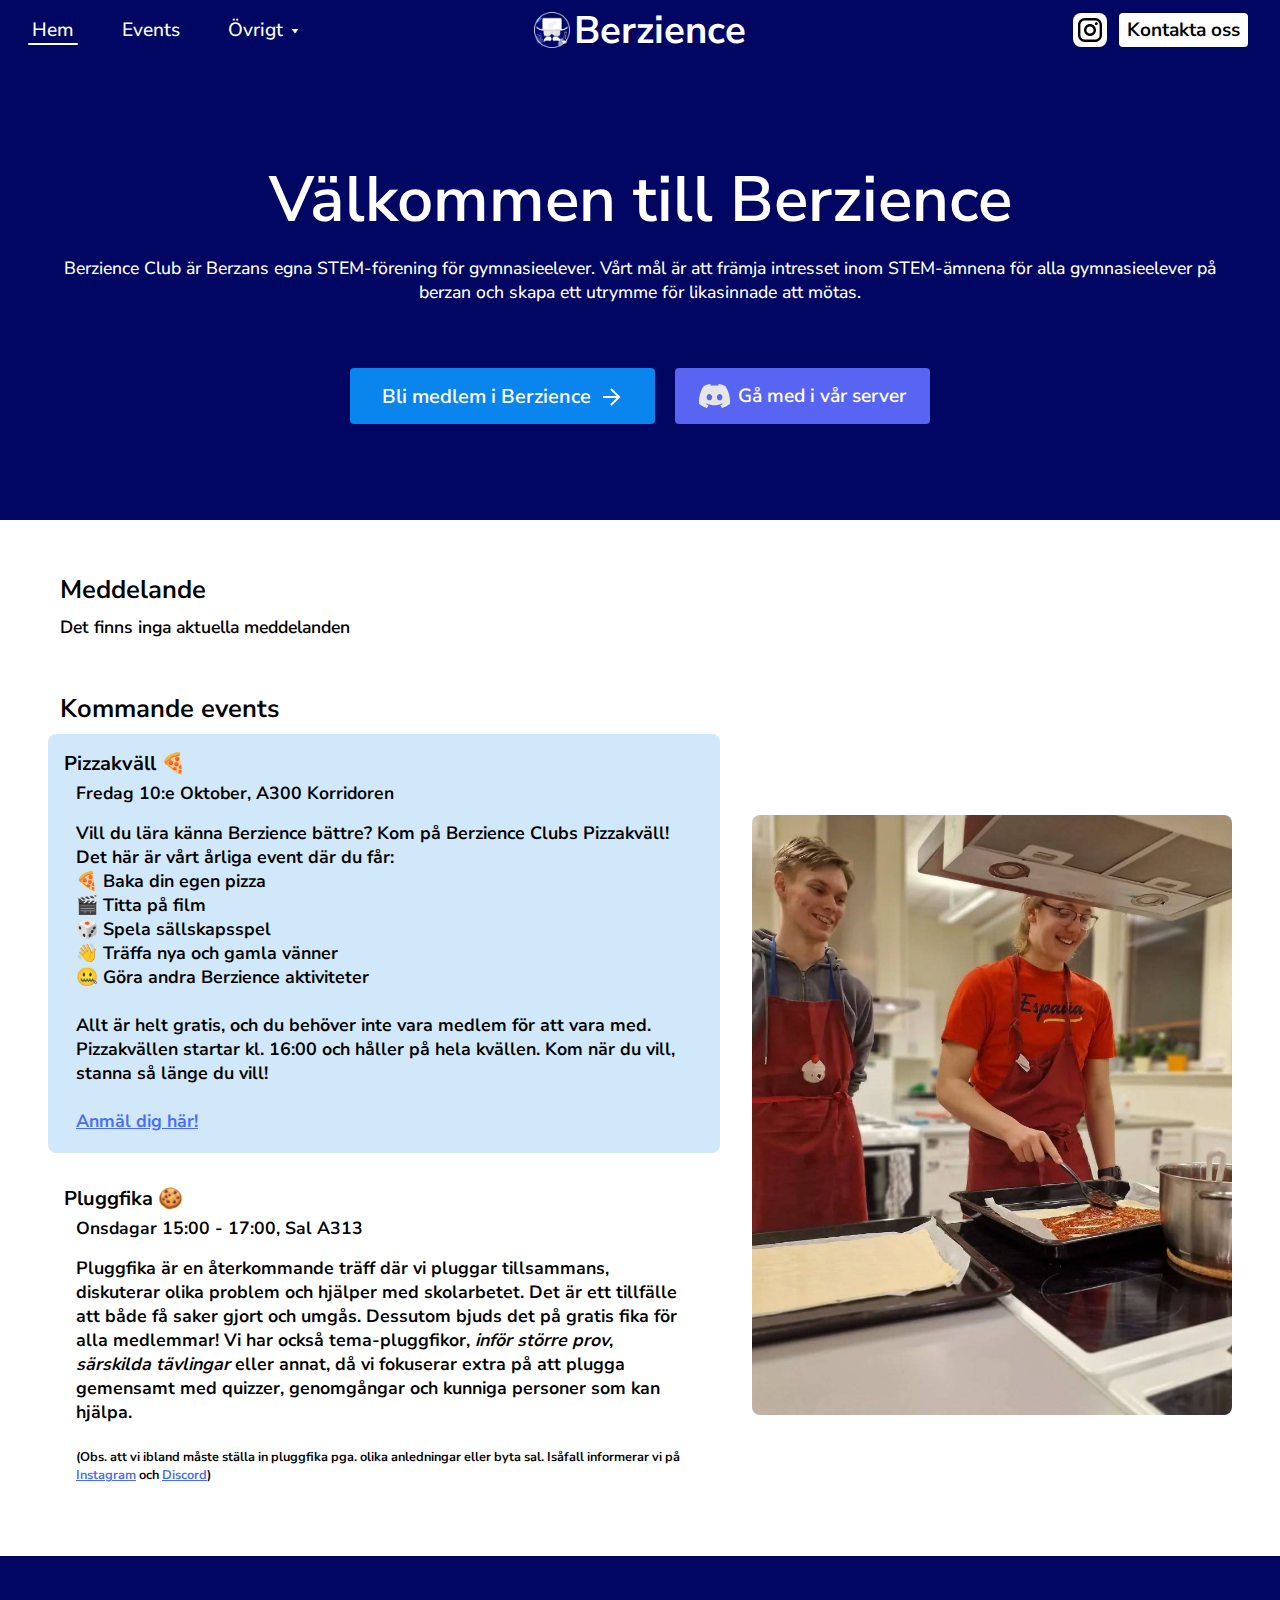
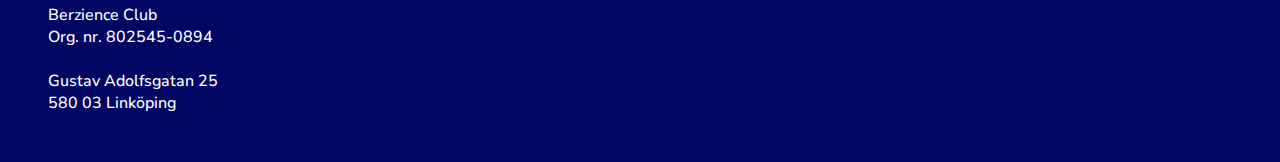
<file: index.html>
<!doctype html>

<html>
    <head>
        <meta charset="UTF-8" />
        <meta name="viewport" content="width=device-width, initial-scale=1.0" />
        <title>Berzience</title>
        <link rel="icon" href="Icons/favicon.ico" />
        <link rel="icon" type="image/png" href="pics/Berzience.png" />
        <link rel="stylesheet" href="style.css" />
    </head>

    <body>
        <header id="header">
            <button id="hamburger" onclick="menubar()">
                <div id="nav-toggle"></div>
            </button>

            <nav>
                <ul>
                    <li>
                        <a id="active" href="index.html">Hem</a>
                    </li>
                    <li>
                        <a href="events/index.html">Events</a>
                    </li>
                    <li id="dropdown">
                        <span
                            >Övrigt <img src="Icons/dropdown icon.png"
                        /></span>
                        <ul id="dropdown-menu">
                            <li>
                                <a href="organisation/index.html"
                                    >Organisation</a
                                >
                            </li>
                            <li><a href="årsmöte/index.html">Årsmöte</a></li>
                            <li>
                                <a href="styrelsen/index.html">Styrelsen</a>
                            </li>
                        </ul>
                    </li>
                </ul>
            </nav>

            <div id="title">
                <img src="pics/Berzience.png" />
                Berzience
            </div>

            <div class="kontakt">
                <a
                    href="https://www.instagram.com/berzienceclub/"
                    target="_blank"
                    id="instagram"
                    ><img src="Icons/instagram.svg"
                /></a>
                <a
                    id="kontaktaOss"
                    href="https://docs.google.com/forms/d/e/1FAIpQLSfdHJQUIJ_1zNwo3tKn1qC0o9uPzKXtirmRmc5elRNLblE-ng/viewform"
                    >Kontakta oss</a
                >
            </div>
        </header>

        <nav id="menu">
            <ul id="navLinks">
                <li><a href="index.html">Hem</a></li>
                <li><a href="events/index.html">Events</a></li>
                <li><a href="organisation/index.html">Organisation</a></li>
                <li><a href="årsmöte/index.html">Årsmöte</a></li>
                <li><a href="styrelsen/index.html">Styrelsen</a></li>
                <li>
                    <a
                        id="kontaktaOss1"
                        href="https://docs.google.com/forms/d/e/1FAIpQLSfdHJQUIJ_1zNwo3tKn1qC0o9uPzKXtirmRmc5elRNLblE-ng/viewform"
                        >Kontakta oss</a
                    >
                </li>
                <li id="instagram">
                    <a
                        href="https://www.instagram.com/berzienceclub/"
                        target="_blank"
                        id="instagram1"
                        ><img src="Icons/instagram.svg" />Följ oss på
                        @BerzienceClub!</a
                    >
                </li>
            </ul>
        </nav>

        <main>
            <div id="landingPage">
                <div id="valkommen">
                    <span>Välkommen till Berzience</span>
                    Berzience Club är Berzans egna STEM-förening för
                    gymnasieelever. Vårt mål är att främja intresset inom
                    STEM-ämnena för alla gymnasieelever på berzan och skapa ett
                    utrymme för likasinnade att mötas.
                </div>
                <nav>
                    <a
                        id="signup"
                        href="https://docs.google.com/forms/d/e/1FAIpQLSfpAc-UsS9sqeANXZhXKN_Rc-HTjM51qnhpbOT2Z6E_9w3_rA/viewform"
                        >Bli medlem i Berzience
                        <img src="Icons/rightArrow.svg" />
                    </a>
                    <a href="https://discord.com/invite/wEyJ6QBaPk" id="discord"
                        ><img src="Icons/discord.svg" />Gå med i vår server</a
                    >
                </nav>
            </div>

            <div id="meddelandeBackground">
                <div id="meddelande">
                    <span>Meddelande</span>
                    <span id="info">
                        Det finns inga aktuella meddelanden
                    </span>
                </div>
            </div>

            <div id="eventBackground">
                <div id="events">
                    <span>Kommande events</span>
                    <ul id="eventsList">
                        <li
                            class="activeEvent"
                            onclick="{activeEventSwitch(0)}"
                        >
                            <button onclick="{eventExpander(0)}">
                                Pizzakväll 🍕
                                <span class="eventDate"
                                    >Fredag 10:e Oktober, A300 Korridoren
                                </span>
                                <img src="Icons/dropdown icon.png" />
                            </button>
                            <div class="eventInfo">
                                <span class="pizza">
                                    <strong
                                        >Vill du lära känna Berzience
                                        bättre?</strong
                                    >
                                    <strong
                                        >Kom på Berzience Clubs
                                        Pizzakväll!</strong
                                    >
                                    <br />

                                    Det här är vårt årliga event där du får:<br />
                                    🍕 Baka din egen pizza<br />
                                    🎬 Titta på film<br />
                                    🎲 Spela sällskapsspel<br />
                                    👋 Träffa nya och gamla vänner<br />
                                    🤐 Göra andra Berzience aktiviteter<br />

                                    <br />
                                    Allt är <strong>helt gratis</strong>, och du
                                    behöver inte vara medlem för att vara med.
                                    Pizzakvällen startar kl. 16:00 och håller på
                                    hela kvällen. Kom när du vill, stanna så
                                    länge du vill!
                                </span>

                                <span class="anmäl">
                                    <a
                                        href="https://docs.google.com/forms/d/e/1FAIpQLSeq6EHzIV5lpDrS0Ywdih70BUkayDNZ2VHi7fn8Xw5YnhkAig/viewform?usp=header"
                                        target="_blank"
                                        >Anmäl dig här!️</a
                                    >
                                </span>
                                <img
                                    id="eventListPoster"
                                    src="pics/event0.jpg"
                                />
                            </div>
                        </li>

                        <li onclick="{activeEventSwitch(1)}">
                            <button onclick="{eventExpander(1)}">
                                Pluggfika 🍪
                                <span class="eventDate"
                                    >Onsdagar 15:00 - 17:00, Sal A313</span
                                >
                                <img src="Icons/dropdown icon.png" />
                            </button>
                            <div class="eventInfo">
                                <span>
                                    Pluggfika är en återkommande träff där vi
                                    pluggar tillsammans, diskuterar olika
                                    problem och hjälper med skolarbetet. Det är
                                    ett tillfälle att både få saker gjort och
                                    umgås. Dessutom bjuds det på
                                    <strong>gratis fika</strong> för alla
                                    medlemmar! Vi har också
                                    <strong>tema-pluggfikor</strong>,
                                    <em>inför större prov</em>,
                                    <em>särskilda tävlingar</em> eller annat, då
                                    vi fokuserar extra på att plugga gemensamt
                                    med quizzer, genomgångar och kunniga
                                    personer som kan hjälpa.
                                </span>
                                <span class="obs"
                                    >(Obs. att vi ibland måste ställa in
                                    pluggfika pga. olika anledningar eller byta
                                    sal. Isåfall informerar vi på
                                    <a
                                        href="https://www.instagram.com/berzienceclub/"
                                        >Instagram</a
                                    >
                                    och
                                    <a
                                        href="https://discord.com/invite/wEyJ6QBaPk"
                                        >Discord</a
                                    >)
                                </span>
                                <img
                                    id="eventListPoster"
                                    src="pics/event1.jpg"
                                />
                            </div>
                        </li>
                    </ul>
                    <img id="eventPoster" src="pics/event0.jpg" />
                </div>
            </div>
        </main>

        <footer id="footer">
            <div id="address">
                Berzience Club<br />
                Org. nr. 802545-0894 <br /><br />

                Gustav Adolfsgatan 25 <br />
                580 03 Linköping
            </div>
        </footer>

        <script src="./script.js"></script>
    </body>
</html>
</file>
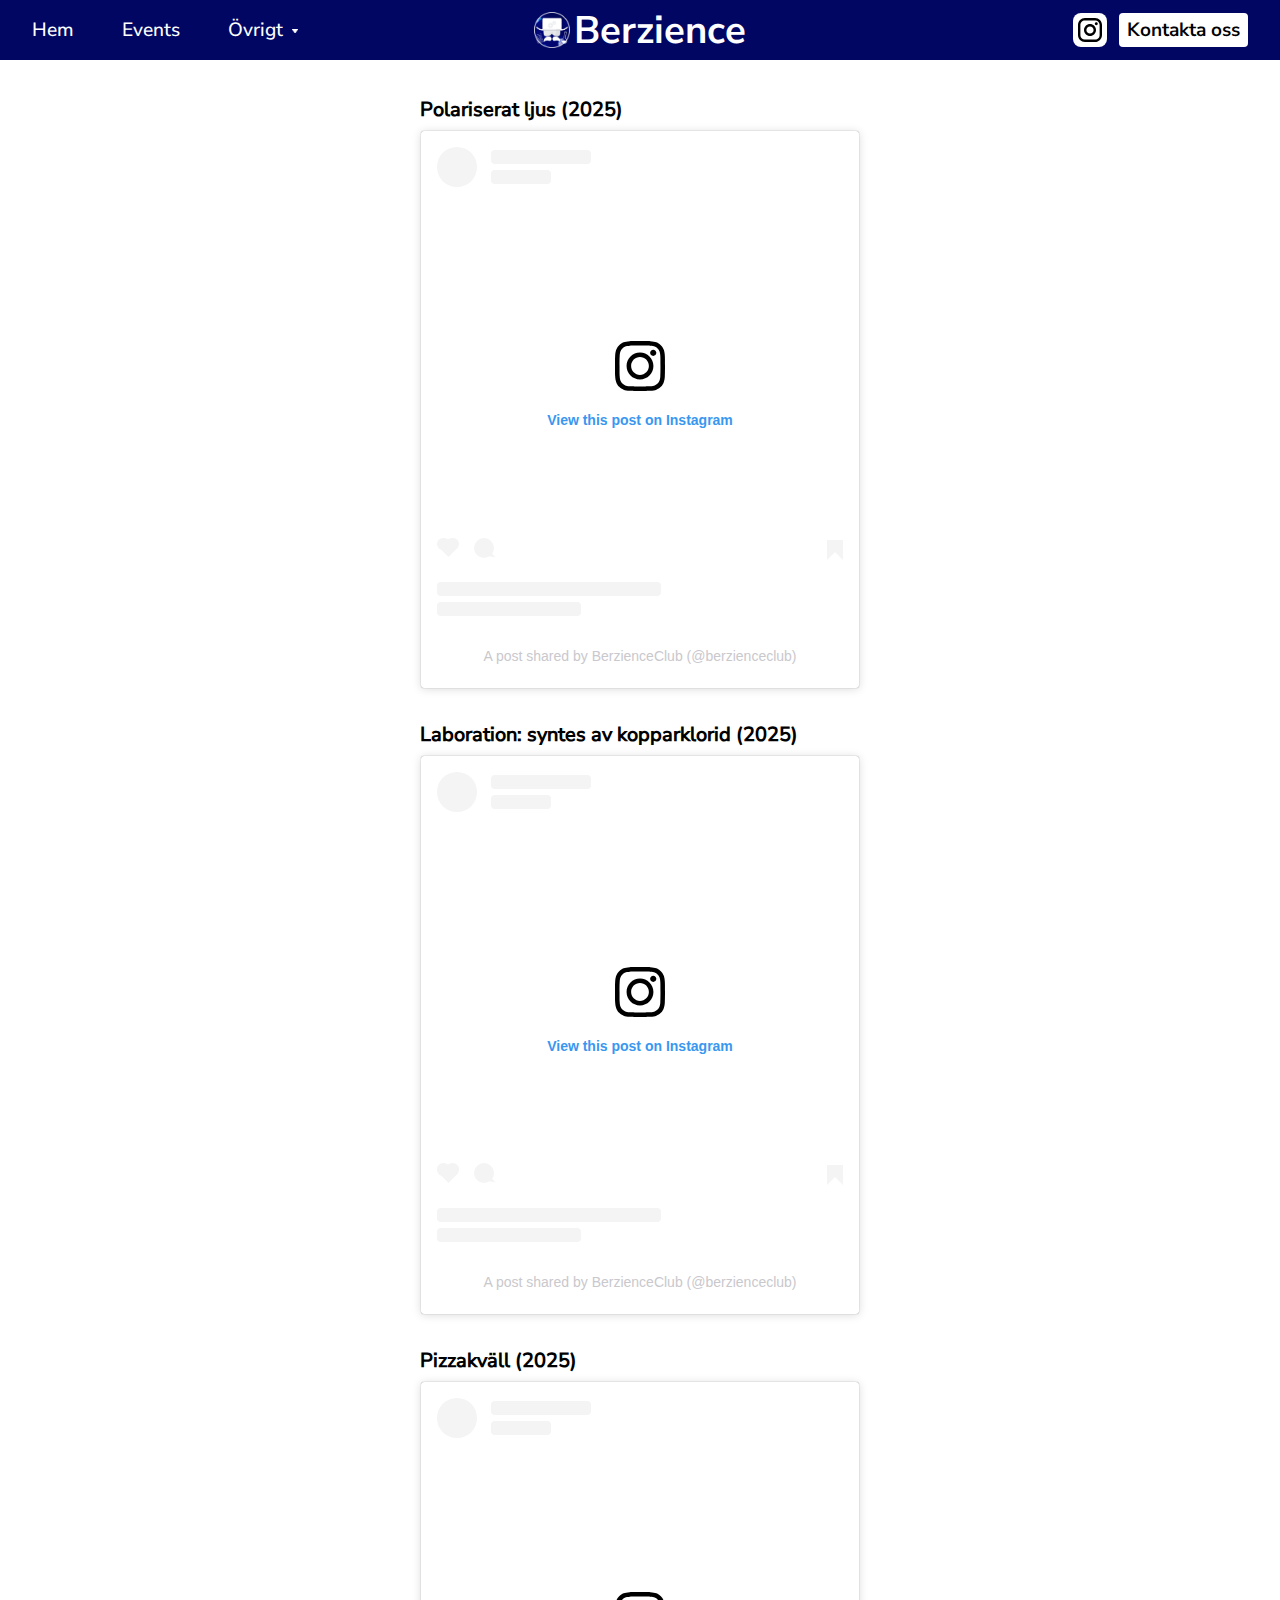
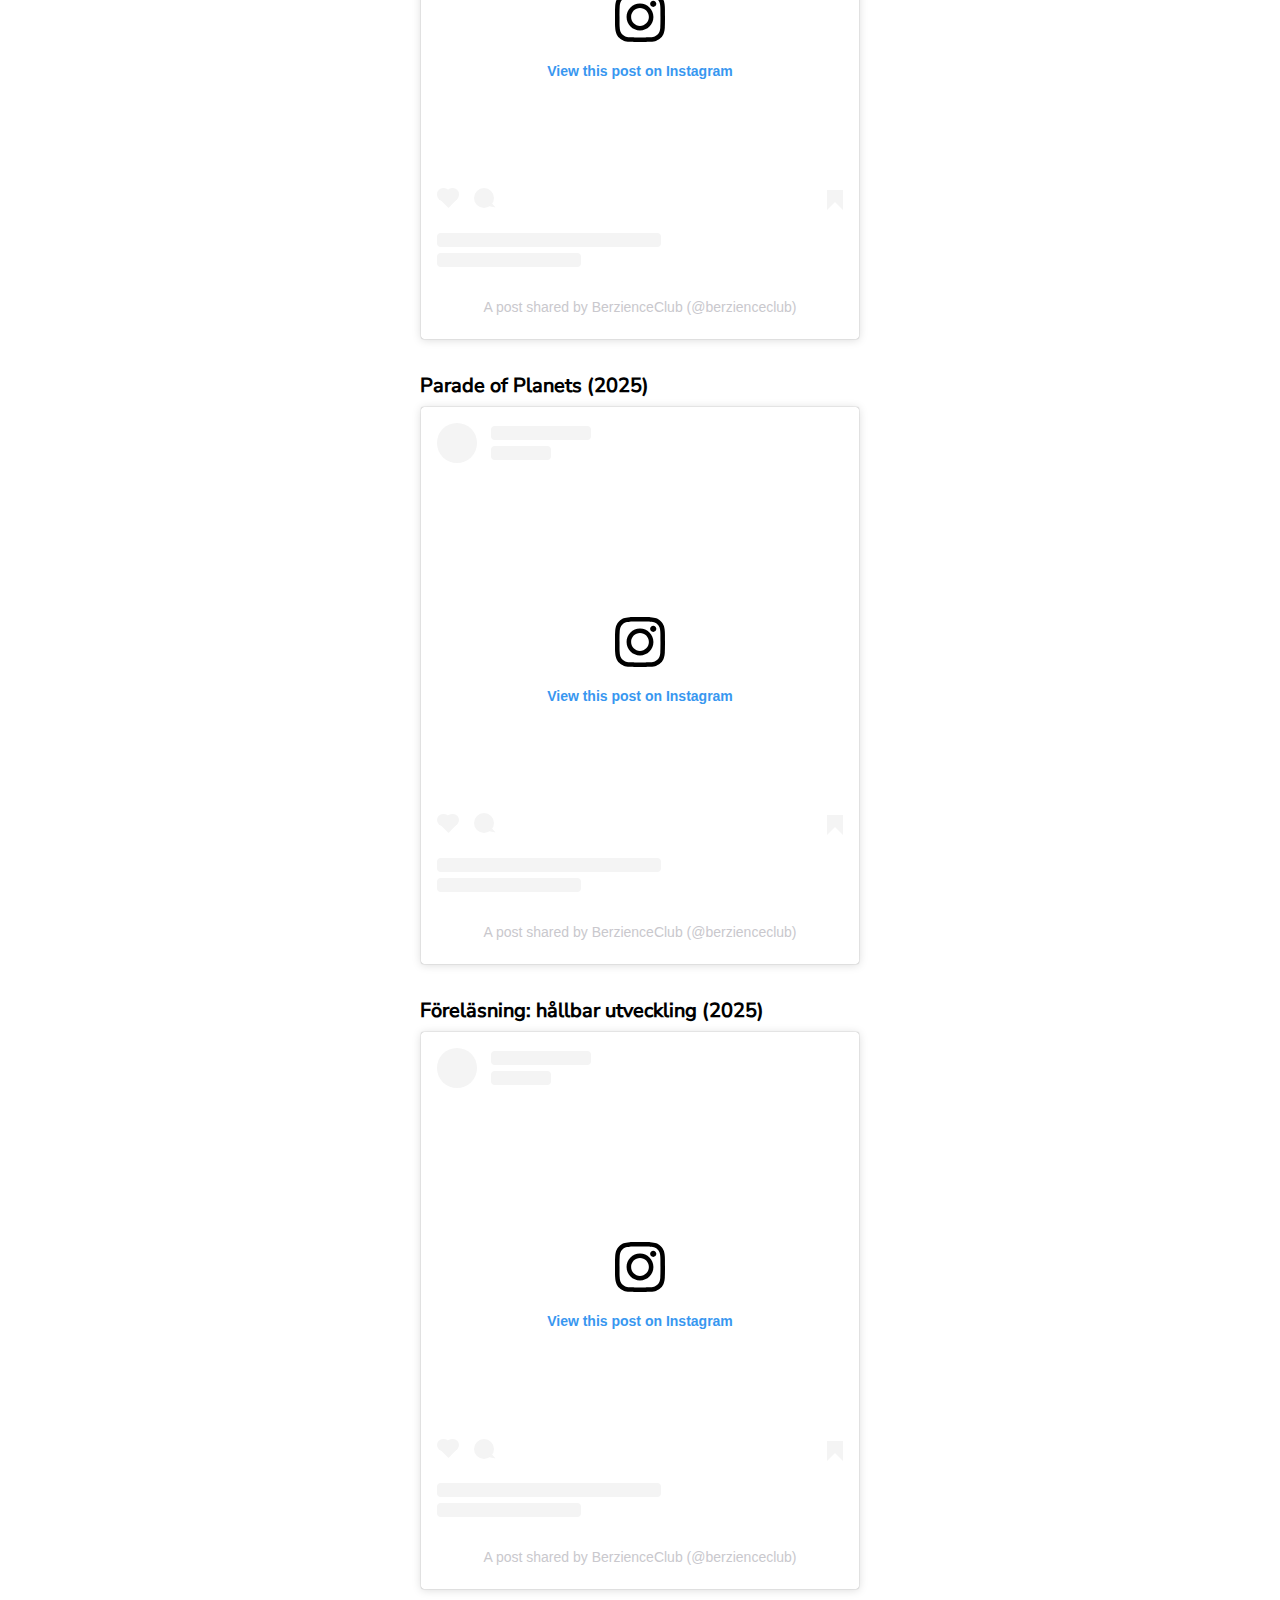
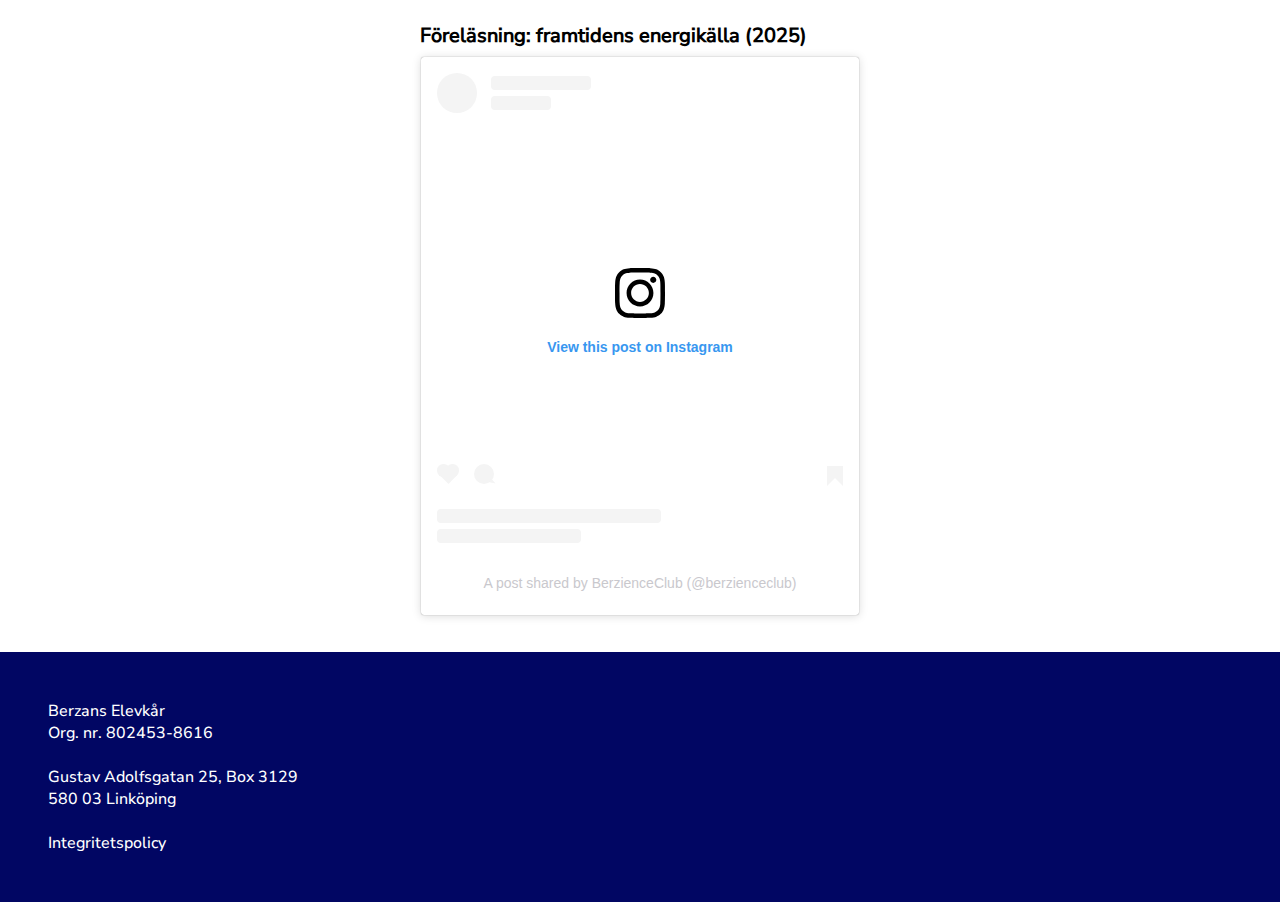
<file: events/index.html>
<!DOCTYPE html>
<html lang="en">
  <head>
    <meta charset="UTF-8" />
    <meta name="viewport" content="width=device-width, initial-scale=1.0" />
    <title>Events</title>
    <link rel="icon" type="image/png" href="/pics/Berzience.png" />
    <link rel="stylesheet" href="/style.css" />
  </head>
  <body>
    <header id="header">
      <button id="hamburger" onclick="menubar()">
        <div id="nav-toggle"></div>
      </button>

      <nav>
        <ul>
          <li>
            <a href="/index.html">Hem</a>
          </li>
          <li>
            <a href="/events/index.html">Events</a>
          </li>
          <li id="dropdown">
            <span>Övrigt <img src="/Icons/dropdown icon.png" /></span>
            <ul id="dropdown-menu">
              <li><a href="/organisation/index.html">Organisation</a></li>
              <li><a href="/årsmöte/index.html">Årsmöte</a></li>
              <li><a id="active" href="/styrelsen/index.html">Styrelsen</a></li>
            </ul>
          </li>
        </ul>
      </nav>

      <div id="title">
        <img src="/pics/Berzience.png" />
        Berzience
      </div>

      <div class="kontakt">
        <a
          href="https://www.instagram.com/berzienceclub/"
          target="_blank"
          id="instagram"
          ><img src="/Icons/instagram.svg"
        /></a>
        <a
          id="kontaktaOss"
          href="https://docs.google.com/forms/d/e/1FAIpQLSfdHJQUIJ_1zNwo3tKn1qC0o9uPzKXtirmRmc5elRNLblE-ng/viewform"
          >Kontakta oss</a
        >
      </div>
    </header>

    <nav id="menu">
      <ul id="navLinks">
        <li><a href="/index.html">Hem</a></li>
        <li><a href="/events/index.html">Events</a></li>
        <li><a href="/organisation/index.html">Organisation</a></li>
        <li><a href="/årsmöte/index.html">Årsmöte</a></li>
        <li><a href="/styrelsen/index.html">Styrelsen</a></li>
        <li>
          <a
            id="kontaktaOss1"
            href="https://docs.google.com/forms/d/e/1FAIpQLSfdHJQUIJ_1zNwo3tKn1qC0o9uPzKXtirmRmc5elRNLblE-ng/viewform"
            >Kontakta oss</a
          >
        </li>
        <li id="instagram">
          <a
            href="https://www.instagram.com/berzienceclub/"
            target="_blank"
            id="instagram1"
            ><img src="/Icons/instagram.svg" />Följ oss på @BerzienceClub!</a
          >
        </li>
      </ul>
    </nav>

    <div id="mainBackground">
      <main id="eventMain">
        <div class="mediaContainer">
          <h2>Polariserat ljus (2025)</h2>
          <blockquote class="instagram-media" data-instgrm-permalink="https://www.instagram.com/p/DHLDYRYOSWV/?utm_source=ig_embed&amp;utm_campaign=loading" data-instgrm-version="14" style=" background:#FFF; border:0; border-radius:3px; box-shadow:0 0 1px 0 rgba(0,0,0,0.5),0 1px 10px 0 rgba(0,0,0,0.15); margin: 1px; max-width:540px; min-width:326px; padding:0; width:99.375%; width:-webkit-calc(100% - 2px); width:calc(100% - 2px);"><div style="padding:16px;"> <a href="https://www.instagram.com/p/DHLDYRYOSWV/?utm_source=ig_embed&amp;utm_campaign=loading" style=" background:#FFFFFF; line-height:0; padding:0 0; text-align:center; text-decoration:none; width:100%;" target="_blank"> <div style=" display: flex; flex-direction: row; align-items: center;"> <div style="background-color: #F4F4F4; border-radius: 50%; flex-grow: 0; height: 40px; margin-right: 14px; width: 40px;"></div> <div style="display: flex; flex-direction: column; flex-grow: 1; justify-content: center;"> <div style=" background-color: #F4F4F4; border-radius: 4px; flex-grow: 0; height: 14px; margin-bottom: 6px; width: 100px;"></div> <div style=" background-color: #F4F4F4; border-radius: 4px; flex-grow: 0; height: 14px; width: 60px;"></div></div></div><div style="padding: 19% 0;"></div> <div style="display:block; height:50px; margin:0 auto 12px; width:50px;"><svg width="50px" height="50px" viewBox="0 0 60 60" version="1.1" xmlns="https://www.w3.org/2000/svg" xmlns:xlink="https://www.w3.org/1999/xlink"><g stroke="none" stroke-width="1" fill="none" fill-rule="evenodd"><g transform="translate(-511.000000, -20.000000)" fill="#000000"><g><path d="M556.869,30.41 C554.814,30.41 553.148,32.076 553.148,34.131 C553.148,36.186 554.814,37.852 556.869,37.852 C558.924,37.852 560.59,36.186 560.59,34.131 C560.59,32.076 558.924,30.41 556.869,30.41 M541,60.657 C535.114,60.657 530.342,55.887 530.342,50 C530.342,44.114 535.114,39.342 541,39.342 C546.887,39.342 551.658,44.114 551.658,50 C551.658,55.887 546.887,60.657 541,60.657 M541,33.886 C532.1,33.886 524.886,41.1 524.886,50 C524.886,58.899 532.1,66.113 541,66.113 C549.9,66.113 557.115,58.899 557.115,50 C557.115,41.1 549.9,33.886 541,33.886 M565.378,62.101 C565.244,65.022 564.756,66.606 564.346,67.663 C563.803,69.06 563.154,70.057 562.106,71.106 C561.058,72.155 560.06,72.803 558.662,73.347 C557.607,73.757 556.021,74.244 553.102,74.378 C549.944,74.521 548.997,74.552 541,74.552 C533.003,74.552 532.056,74.521 528.898,74.378 C525.979,74.244 524.393,73.757 523.338,73.347 C521.94,72.803 520.942,72.155 519.894,71.106 C518.846,70.057 518.197,69.06 517.654,67.663 C517.244,66.606 516.755,65.022 516.623,62.101 C516.479,58.943 516.448,57.996 516.448,50 C516.448,42.003 516.479,41.056 516.623,37.899 C516.755,34.978 517.244,33.391 517.654,32.338 C518.197,30.938 518.846,29.942 519.894,28.894 C520.942,27.846 521.94,27.196 523.338,26.654 C524.393,26.244 525.979,25.756 528.898,25.623 C532.057,25.479 533.004,25.448 541,25.448 C548.997,25.448 549.943,25.479 553.102,25.623 C556.021,25.756 557.607,26.244 558.662,26.654 C560.06,27.196 561.058,27.846 562.106,28.894 C563.154,29.942 563.803,30.938 564.346,32.338 C564.756,33.391 565.244,34.978 565.378,37.899 C565.522,41.056 565.552,42.003 565.552,50 C565.552,57.996 565.522,58.943 565.378,62.101 M570.82,37.631 C570.674,34.438 570.167,32.258 569.425,30.349 C568.659,28.377 567.633,26.702 565.965,25.035 C564.297,23.368 562.623,22.342 560.652,21.575 C558.743,20.834 556.562,20.326 553.369,20.18 C550.169,20.033 549.148,20 541,20 C532.853,20 531.831,20.033 528.631,20.18 C525.438,20.326 523.257,20.834 521.349,21.575 C519.376,22.342 517.703,23.368 516.035,25.035 C514.368,26.702 513.342,28.377 512.574,30.349 C511.834,32.258 511.326,34.438 511.181,37.631 C511.035,40.831 511,41.851 511,50 C511,58.147 511.035,59.17 511.181,62.369 C511.326,65.562 511.834,67.743 512.574,69.651 C513.342,71.625 514.368,73.296 516.035,74.965 C517.703,76.634 519.376,77.658 521.349,78.425 C523.257,79.167 525.438,79.673 528.631,79.82 C531.831,79.965 532.853,80.001 541,80.001 C549.148,80.001 550.169,79.965 553.369,79.82 C556.562,79.673 558.743,79.167 560.652,78.425 C562.623,77.658 564.297,76.634 565.965,74.965 C567.633,73.296 568.659,71.625 569.425,69.651 C570.167,67.743 570.674,65.562 570.82,62.369 C570.966,59.17 571,58.147 571,50 C571,41.851 570.966,40.831 570.82,37.631"></path></g></g></g></svg></div><div style="padding-top: 8px;"> <div style=" color:#3897f0; font-family:Arial,sans-serif; font-size:14px; font-style:normal; font-weight:550; line-height:18px;">View this post on Instagram</div></div><div style="padding: 12.5% 0;"></div> <div style="display: flex; flex-direction: row; margin-bottom: 14px; align-items: center;"><div> <div style="background-color: #F4F4F4; border-radius: 50%; height: 12.5px; width: 12.5px; transform: translateX(0px) translateY(7px);"></div> <div style="background-color: #F4F4F4; height: 12.5px; transform: rotate(-45deg) translateX(3px) translateY(1px); width: 12.5px; flex-grow: 0; margin-right: 14px; margin-left: 2px;"></div> <div style="background-color: #F4F4F4; border-radius: 50%; height: 12.5px; width: 12.5px; transform: translateX(9px) translateY(-18px);"></div></div><div style="margin-left: 8px;"> <div style=" background-color: #F4F4F4; border-radius: 50%; flex-grow: 0; height: 20px; width: 20px;"></div> <div style=" width: 0; height: 0; border-top: 2px solid transparent; border-left: 6px solid #f4f4f4; border-bottom: 2px solid transparent; transform: translateX(16px) translateY(-4px) rotate(30deg)"></div></div><div style="margin-left: auto;"> <div style=" width: 0px; border-top: 8px solid #F4F4F4; border-right: 8px solid transparent; transform: translateY(16px);"></div> <div style=" background-color: #F4F4F4; flex-grow: 0; height: 12px; width: 16px; transform: translateY(-4px);"></div> <div style=" width: 0; height: 0; border-top: 8px solid #F4F4F4; border-left: 8px solid transparent; transform: translateY(-4px) translateX(8px);"></div></div></div> <div style="display: flex; flex-direction: column; flex-grow: 1; justify-content: center; margin-bottom: 24px;"> <div style=" background-color: #F4F4F4; border-radius: 4px; flex-grow: 0; height: 14px; margin-bottom: 6px; width: 224px;"></div> <div style=" background-color: #F4F4F4; border-radius: 4px; flex-grow: 0; height: 14px; width: 144px;"></div></div></a><p style=" color:#c9c8cd; font-family:Arial,sans-serif; font-size:14px; line-height:17px; margin-bottom:0; margin-top:8px; overflow:hidden; padding:8px 0 7px; text-align:center; text-overflow:ellipsis; white-space:nowrap;"><a href="https://www.instagram.com/p/DHLDYRYOSWV/?utm_source=ig_embed&amp;utm_campaign=loading" style=" color:#c9c8cd; font-family:Arial,sans-serif; font-size:14px; font-style:normal; font-weight:normal; line-height:17px; text-decoration:none;" target="_blank">A post shared by BerzienceClub (@berzienceclub)</a></p></div></blockquote>        
        </div>
        <div class="mediaContainer">
          <h2>Laboration: syntes av kopparklorid (2025)</h2>
          <blockquote class="instagram-media" data-instgrm-permalink="https://www.instagram.com/p/DHDoIm5soDq/?utm_source=ig_embed&amp;utm_campaign=loading" data-instgrm-version="14" style=" background:#FFF; border:0; border-radius:3px; box-shadow:0 0 1px 0 rgba(0,0,0,0.5),0 1px 10px 0 rgba(0,0,0,0.15); margin: 1px; max-width:540px; min-width:326px; padding:0; width:99.375%; width:-webkit-calc(100% - 2px); width:calc(100% - 2px);"><div style="padding:16px;"> <a href="https://www.instagram.com/p/DHDoIm5soDq/?utm_source=ig_embed&amp;utm_campaign=loading" style=" background:#FFFFFF; line-height:0; padding:0 0; text-align:center; text-decoration:none; width:100%;" target="_blank"> <div style=" display: flex; flex-direction: row; align-items: center;"> <div style="background-color: #F4F4F4; border-radius: 50%; flex-grow: 0; height: 40px; margin-right: 14px; width: 40px;"></div> <div style="display: flex; flex-direction: column; flex-grow: 1; justify-content: center;"> <div style=" background-color: #F4F4F4; border-radius: 4px; flex-grow: 0; height: 14px; margin-bottom: 6px; width: 100px;"></div> <div style=" background-color: #F4F4F4; border-radius: 4px; flex-grow: 0; height: 14px; width: 60px;"></div></div></div><div style="padding: 19% 0;"></div> <div style="display:block; height:50px; margin:0 auto 12px; width:50px;"><svg width="50px" height="50px" viewBox="0 0 60 60" version="1.1" xmlns="https://www.w3.org/2000/svg" xmlns:xlink="https://www.w3.org/1999/xlink"><g stroke="none" stroke-width="1" fill="none" fill-rule="evenodd"><g transform="translate(-511.000000, -20.000000)" fill="#000000"><g><path d="M556.869,30.41 C554.814,30.41 553.148,32.076 553.148,34.131 C553.148,36.186 554.814,37.852 556.869,37.852 C558.924,37.852 560.59,36.186 560.59,34.131 C560.59,32.076 558.924,30.41 556.869,30.41 M541,60.657 C535.114,60.657 530.342,55.887 530.342,50 C530.342,44.114 535.114,39.342 541,39.342 C546.887,39.342 551.658,44.114 551.658,50 C551.658,55.887 546.887,60.657 541,60.657 M541,33.886 C532.1,33.886 524.886,41.1 524.886,50 C524.886,58.899 532.1,66.113 541,66.113 C549.9,66.113 557.115,58.899 557.115,50 C557.115,41.1 549.9,33.886 541,33.886 M565.378,62.101 C565.244,65.022 564.756,66.606 564.346,67.663 C563.803,69.06 563.154,70.057 562.106,71.106 C561.058,72.155 560.06,72.803 558.662,73.347 C557.607,73.757 556.021,74.244 553.102,74.378 C549.944,74.521 548.997,74.552 541,74.552 C533.003,74.552 532.056,74.521 528.898,74.378 C525.979,74.244 524.393,73.757 523.338,73.347 C521.94,72.803 520.942,72.155 519.894,71.106 C518.846,70.057 518.197,69.06 517.654,67.663 C517.244,66.606 516.755,65.022 516.623,62.101 C516.479,58.943 516.448,57.996 516.448,50 C516.448,42.003 516.479,41.056 516.623,37.899 C516.755,34.978 517.244,33.391 517.654,32.338 C518.197,30.938 518.846,29.942 519.894,28.894 C520.942,27.846 521.94,27.196 523.338,26.654 C524.393,26.244 525.979,25.756 528.898,25.623 C532.057,25.479 533.004,25.448 541,25.448 C548.997,25.448 549.943,25.479 553.102,25.623 C556.021,25.756 557.607,26.244 558.662,26.654 C560.06,27.196 561.058,27.846 562.106,28.894 C563.154,29.942 563.803,30.938 564.346,32.338 C564.756,33.391 565.244,34.978 565.378,37.899 C565.522,41.056 565.552,42.003 565.552,50 C565.552,57.996 565.522,58.943 565.378,62.101 M570.82,37.631 C570.674,34.438 570.167,32.258 569.425,30.349 C568.659,28.377 567.633,26.702 565.965,25.035 C564.297,23.368 562.623,22.342 560.652,21.575 C558.743,20.834 556.562,20.326 553.369,20.18 C550.169,20.033 549.148,20 541,20 C532.853,20 531.831,20.033 528.631,20.18 C525.438,20.326 523.257,20.834 521.349,21.575 C519.376,22.342 517.703,23.368 516.035,25.035 C514.368,26.702 513.342,28.377 512.574,30.349 C511.834,32.258 511.326,34.438 511.181,37.631 C511.035,40.831 511,41.851 511,50 C511,58.147 511.035,59.17 511.181,62.369 C511.326,65.562 511.834,67.743 512.574,69.651 C513.342,71.625 514.368,73.296 516.035,74.965 C517.703,76.634 519.376,77.658 521.349,78.425 C523.257,79.167 525.438,79.673 528.631,79.82 C531.831,79.965 532.853,80.001 541,80.001 C549.148,80.001 550.169,79.965 553.369,79.82 C556.562,79.673 558.743,79.167 560.652,78.425 C562.623,77.658 564.297,76.634 565.965,74.965 C567.633,73.296 568.659,71.625 569.425,69.651 C570.167,67.743 570.674,65.562 570.82,62.369 C570.966,59.17 571,58.147 571,50 C571,41.851 570.966,40.831 570.82,37.631"></path></g></g></g></svg></div><div style="padding-top: 8px;"> <div style=" color:#3897f0; font-family:Arial,sans-serif; font-size:14px; font-style:normal; font-weight:550; line-height:18px;">View this post on Instagram</div></div><div style="padding: 12.5% 0;"></div> <div style="display: flex; flex-direction: row; margin-bottom: 14px; align-items: center;"><div> <div style="background-color: #F4F4F4; border-radius: 50%; height: 12.5px; width: 12.5px; transform: translateX(0px) translateY(7px);"></div> <div style="background-color: #F4F4F4; height: 12.5px; transform: rotate(-45deg) translateX(3px) translateY(1px); width: 12.5px; flex-grow: 0; margin-right: 14px; margin-left: 2px;"></div> <div style="background-color: #F4F4F4; border-radius: 50%; height: 12.5px; width: 12.5px; transform: translateX(9px) translateY(-18px);"></div></div><div style="margin-left: 8px;"> <div style=" background-color: #F4F4F4; border-radius: 50%; flex-grow: 0; height: 20px; width: 20px;"></div> <div style=" width: 0; height: 0; border-top: 2px solid transparent; border-left: 6px solid #f4f4f4; border-bottom: 2px solid transparent; transform: translateX(16px) translateY(-4px) rotate(30deg)"></div></div><div style="margin-left: auto;"> <div style=" width: 0px; border-top: 8px solid #F4F4F4; border-right: 8px solid transparent; transform: translateY(16px);"></div> <div style=" background-color: #F4F4F4; flex-grow: 0; height: 12px; width: 16px; transform: translateY(-4px);"></div> <div style=" width: 0; height: 0; border-top: 8px solid #F4F4F4; border-left: 8px solid transparent; transform: translateY(-4px) translateX(8px);"></div></div></div> <div style="display: flex; flex-direction: column; flex-grow: 1; justify-content: center; margin-bottom: 24px;"> <div style=" background-color: #F4F4F4; border-radius: 4px; flex-grow: 0; height: 14px; margin-bottom: 6px; width: 224px;"></div> <div style=" background-color: #F4F4F4; border-radius: 4px; flex-grow: 0; height: 14px; width: 144px;"></div></div></a><p style=" color:#c9c8cd; font-family:Arial,sans-serif; font-size:14px; line-height:17px; margin-bottom:0; margin-top:8px; overflow:hidden; padding:8px 0 7px; text-align:center; text-overflow:ellipsis; white-space:nowrap;"><a href="https://www.instagram.com/p/DHDoIm5soDq/?utm_source=ig_embed&amp;utm_campaign=loading" style=" color:#c9c8cd; font-family:Arial,sans-serif; font-size:14px; font-style:normal; font-weight:normal; line-height:17px; text-decoration:none;" target="_blank">A post shared by BerzienceClub (@berzienceclub)</a></p></div></blockquote>        
        </div>
        <div class="mediaContainer">
          <h2>Pizzakväll (2025)</h2>
          <blockquote class="instagram-media" data-instgrm-permalink="https://www.instagram.com/p/DGtRm3bMWAA/?utm_source=ig_embed&amp;utm_campaign=loading" data-instgrm-version="14" style=" background:#FFF; border:0; border-radius:3px; box-shadow:0 0 1px 0 rgba(0,0,0,0.5),0 1px 10px 0 rgba(0,0,0,0.15); margin: 1px; max-width:540px; min-width:326px; padding:0; width:99.375%; width:-webkit-calc(100% - 2px); width:calc(100% - 2px);"><div style="padding:16px;"> <a href="https://www.instagram.com/p/DGtRm3bMWAA/?utm_source=ig_embed&amp;utm_campaign=loading" style=" background:#FFFFFF; line-height:0; padding:0 0; text-align:center; text-decoration:none; width:100%;" target="_blank"> <div style=" display: flex; flex-direction: row; align-items: center;"> <div style="background-color: #F4F4F4; border-radius: 50%; flex-grow: 0; height: 40px; margin-right: 14px; width: 40px;"></div> <div style="display: flex; flex-direction: column; flex-grow: 1; justify-content: center;"> <div style=" background-color: #F4F4F4; border-radius: 4px; flex-grow: 0; height: 14px; margin-bottom: 6px; width: 100px;"></div> <div style=" background-color: #F4F4F4; border-radius: 4px; flex-grow: 0; height: 14px; width: 60px;"></div></div></div><div style="padding: 19% 0;"></div> <div style="display:block; height:50px; margin:0 auto 12px; width:50px;"><svg width="50px" height="50px" viewBox="0 0 60 60" version="1.1" xmlns="https://www.w3.org/2000/svg" xmlns:xlink="https://www.w3.org/1999/xlink"><g stroke="none" stroke-width="1" fill="none" fill-rule="evenodd"><g transform="translate(-511.000000, -20.000000)" fill="#000000"><g><path d="M556.869,30.41 C554.814,30.41 553.148,32.076 553.148,34.131 C553.148,36.186 554.814,37.852 556.869,37.852 C558.924,37.852 560.59,36.186 560.59,34.131 C560.59,32.076 558.924,30.41 556.869,30.41 M541,60.657 C535.114,60.657 530.342,55.887 530.342,50 C530.342,44.114 535.114,39.342 541,39.342 C546.887,39.342 551.658,44.114 551.658,50 C551.658,55.887 546.887,60.657 541,60.657 M541,33.886 C532.1,33.886 524.886,41.1 524.886,50 C524.886,58.899 532.1,66.113 541,66.113 C549.9,66.113 557.115,58.899 557.115,50 C557.115,41.1 549.9,33.886 541,33.886 M565.378,62.101 C565.244,65.022 564.756,66.606 564.346,67.663 C563.803,69.06 563.154,70.057 562.106,71.106 C561.058,72.155 560.06,72.803 558.662,73.347 C557.607,73.757 556.021,74.244 553.102,74.378 C549.944,74.521 548.997,74.552 541,74.552 C533.003,74.552 532.056,74.521 528.898,74.378 C525.979,74.244 524.393,73.757 523.338,73.347 C521.94,72.803 520.942,72.155 519.894,71.106 C518.846,70.057 518.197,69.06 517.654,67.663 C517.244,66.606 516.755,65.022 516.623,62.101 C516.479,58.943 516.448,57.996 516.448,50 C516.448,42.003 516.479,41.056 516.623,37.899 C516.755,34.978 517.244,33.391 517.654,32.338 C518.197,30.938 518.846,29.942 519.894,28.894 C520.942,27.846 521.94,27.196 523.338,26.654 C524.393,26.244 525.979,25.756 528.898,25.623 C532.057,25.479 533.004,25.448 541,25.448 C548.997,25.448 549.943,25.479 553.102,25.623 C556.021,25.756 557.607,26.244 558.662,26.654 C560.06,27.196 561.058,27.846 562.106,28.894 C563.154,29.942 563.803,30.938 564.346,32.338 C564.756,33.391 565.244,34.978 565.378,37.899 C565.522,41.056 565.552,42.003 565.552,50 C565.552,57.996 565.522,58.943 565.378,62.101 M570.82,37.631 C570.674,34.438 570.167,32.258 569.425,30.349 C568.659,28.377 567.633,26.702 565.965,25.035 C564.297,23.368 562.623,22.342 560.652,21.575 C558.743,20.834 556.562,20.326 553.369,20.18 C550.169,20.033 549.148,20 541,20 C532.853,20 531.831,20.033 528.631,20.18 C525.438,20.326 523.257,20.834 521.349,21.575 C519.376,22.342 517.703,23.368 516.035,25.035 C514.368,26.702 513.342,28.377 512.574,30.349 C511.834,32.258 511.326,34.438 511.181,37.631 C511.035,40.831 511,41.851 511,50 C511,58.147 511.035,59.17 511.181,62.369 C511.326,65.562 511.834,67.743 512.574,69.651 C513.342,71.625 514.368,73.296 516.035,74.965 C517.703,76.634 519.376,77.658 521.349,78.425 C523.257,79.167 525.438,79.673 528.631,79.82 C531.831,79.965 532.853,80.001 541,80.001 C549.148,80.001 550.169,79.965 553.369,79.82 C556.562,79.673 558.743,79.167 560.652,78.425 C562.623,77.658 564.297,76.634 565.965,74.965 C567.633,73.296 568.659,71.625 569.425,69.651 C570.167,67.743 570.674,65.562 570.82,62.369 C570.966,59.17 571,58.147 571,50 C571,41.851 570.966,40.831 570.82,37.631"></path></g></g></g></svg></div><div style="padding-top: 8px;"> <div style=" color:#3897f0; font-family:Arial,sans-serif; font-size:14px; font-style:normal; font-weight:550; line-height:18px;">View this post on Instagram</div></div><div style="padding: 12.5% 0;"></div> <div style="display: flex; flex-direction: row; margin-bottom: 14px; align-items: center;"><div> <div style="background-color: #F4F4F4; border-radius: 50%; height: 12.5px; width: 12.5px; transform: translateX(0px) translateY(7px);"></div> <div style="background-color: #F4F4F4; height: 12.5px; transform: rotate(-45deg) translateX(3px) translateY(1px); width: 12.5px; flex-grow: 0; margin-right: 14px; margin-left: 2px;"></div> <div style="background-color: #F4F4F4; border-radius: 50%; height: 12.5px; width: 12.5px; transform: translateX(9px) translateY(-18px);"></div></div><div style="margin-left: 8px;"> <div style=" background-color: #F4F4F4; border-radius: 50%; flex-grow: 0; height: 20px; width: 20px;"></div> <div style=" width: 0; height: 0; border-top: 2px solid transparent; border-left: 6px solid #f4f4f4; border-bottom: 2px solid transparent; transform: translateX(16px) translateY(-4px) rotate(30deg)"></div></div><div style="margin-left: auto;"> <div style=" width: 0px; border-top: 8px solid #F4F4F4; border-right: 8px solid transparent; transform: translateY(16px);"></div> <div style=" background-color: #F4F4F4; flex-grow: 0; height: 12px; width: 16px; transform: translateY(-4px);"></div> <div style=" width: 0; height: 0; border-top: 8px solid #F4F4F4; border-left: 8px solid transparent; transform: translateY(-4px) translateX(8px);"></div></div></div> <div style="display: flex; flex-direction: column; flex-grow: 1; justify-content: center; margin-bottom: 24px;"> <div style=" background-color: #F4F4F4; border-radius: 4px; flex-grow: 0; height: 14px; margin-bottom: 6px; width: 224px;"></div> <div style=" background-color: #F4F4F4; border-radius: 4px; flex-grow: 0; height: 14px; width: 144px;"></div></div></a><p style=" color:#c9c8cd; font-family:Arial,sans-serif; font-size:14px; line-height:17px; margin-bottom:0; margin-top:8px; overflow:hidden; padding:8px 0 7px; text-align:center; text-overflow:ellipsis; white-space:nowrap;"><a href="https://www.instagram.com/p/DGtRm3bMWAA/?utm_source=ig_embed&amp;utm_campaign=loading" style=" color:#c9c8cd; font-family:Arial,sans-serif; font-size:14px; font-style:normal; font-weight:normal; line-height:17px; text-decoration:none;" target="_blank">A post shared by BerzienceClub (@berzienceclub)</a></p></div></blockquote>        
        </div>
        <div class="mediaContainer">
          <h2>Parade of Planets (2025)</h2>
          <blockquote class="instagram-media" data-instgrm-permalink="https://www.instagram.com/p/DF7_szMMJT6/?utm_source=ig_embed&amp;utm_campaign=loading" data-instgrm-version="14" style=" background:#FFF; border:0; border-radius:3px; box-shadow:0 0 1px 0 rgba(0,0,0,0.5),0 1px 10px 0 rgba(0,0,0,0.15); margin: 1px; max-width:540px; min-width:326px; padding:0; width:99.375%; width:-webkit-calc(100% - 2px); width:calc(100% - 2px);"><div style="padding:16px;"> <a href="https://www.instagram.com/p/DF7_szMMJT6/?utm_source=ig_embed&amp;utm_campaign=loading" style=" background:#FFFFFF; line-height:0; padding:0 0; text-align:center; text-decoration:none; width:100%;" target="_blank"> <div style=" display: flex; flex-direction: row; align-items: center;"> <div style="background-color: #F4F4F4; border-radius: 50%; flex-grow: 0; height: 40px; margin-right: 14px; width: 40px;"></div> <div style="display: flex; flex-direction: column; flex-grow: 1; justify-content: center;"> <div style=" background-color: #F4F4F4; border-radius: 4px; flex-grow: 0; height: 14px; margin-bottom: 6px; width: 100px;"></div> <div style=" background-color: #F4F4F4; border-radius: 4px; flex-grow: 0; height: 14px; width: 60px;"></div></div></div><div style="padding: 19% 0;"></div> <div style="display:block; height:50px; margin:0 auto 12px; width:50px;"><svg width="50px" height="50px" viewBox="0 0 60 60" version="1.1" xmlns="https://www.w3.org/2000/svg" xmlns:xlink="https://www.w3.org/1999/xlink"><g stroke="none" stroke-width="1" fill="none" fill-rule="evenodd"><g transform="translate(-511.000000, -20.000000)" fill="#000000"><g><path d="M556.869,30.41 C554.814,30.41 553.148,32.076 553.148,34.131 C553.148,36.186 554.814,37.852 556.869,37.852 C558.924,37.852 560.59,36.186 560.59,34.131 C560.59,32.076 558.924,30.41 556.869,30.41 M541,60.657 C535.114,60.657 530.342,55.887 530.342,50 C530.342,44.114 535.114,39.342 541,39.342 C546.887,39.342 551.658,44.114 551.658,50 C551.658,55.887 546.887,60.657 541,60.657 M541,33.886 C532.1,33.886 524.886,41.1 524.886,50 C524.886,58.899 532.1,66.113 541,66.113 C549.9,66.113 557.115,58.899 557.115,50 C557.115,41.1 549.9,33.886 541,33.886 M565.378,62.101 C565.244,65.022 564.756,66.606 564.346,67.663 C563.803,69.06 563.154,70.057 562.106,71.106 C561.058,72.155 560.06,72.803 558.662,73.347 C557.607,73.757 556.021,74.244 553.102,74.378 C549.944,74.521 548.997,74.552 541,74.552 C533.003,74.552 532.056,74.521 528.898,74.378 C525.979,74.244 524.393,73.757 523.338,73.347 C521.94,72.803 520.942,72.155 519.894,71.106 C518.846,70.057 518.197,69.06 517.654,67.663 C517.244,66.606 516.755,65.022 516.623,62.101 C516.479,58.943 516.448,57.996 516.448,50 C516.448,42.003 516.479,41.056 516.623,37.899 C516.755,34.978 517.244,33.391 517.654,32.338 C518.197,30.938 518.846,29.942 519.894,28.894 C520.942,27.846 521.94,27.196 523.338,26.654 C524.393,26.244 525.979,25.756 528.898,25.623 C532.057,25.479 533.004,25.448 541,25.448 C548.997,25.448 549.943,25.479 553.102,25.623 C556.021,25.756 557.607,26.244 558.662,26.654 C560.06,27.196 561.058,27.846 562.106,28.894 C563.154,29.942 563.803,30.938 564.346,32.338 C564.756,33.391 565.244,34.978 565.378,37.899 C565.522,41.056 565.552,42.003 565.552,50 C565.552,57.996 565.522,58.943 565.378,62.101 M570.82,37.631 C570.674,34.438 570.167,32.258 569.425,30.349 C568.659,28.377 567.633,26.702 565.965,25.035 C564.297,23.368 562.623,22.342 560.652,21.575 C558.743,20.834 556.562,20.326 553.369,20.18 C550.169,20.033 549.148,20 541,20 C532.853,20 531.831,20.033 528.631,20.18 C525.438,20.326 523.257,20.834 521.349,21.575 C519.376,22.342 517.703,23.368 516.035,25.035 C514.368,26.702 513.342,28.377 512.574,30.349 C511.834,32.258 511.326,34.438 511.181,37.631 C511.035,40.831 511,41.851 511,50 C511,58.147 511.035,59.17 511.181,62.369 C511.326,65.562 511.834,67.743 512.574,69.651 C513.342,71.625 514.368,73.296 516.035,74.965 C517.703,76.634 519.376,77.658 521.349,78.425 C523.257,79.167 525.438,79.673 528.631,79.82 C531.831,79.965 532.853,80.001 541,80.001 C549.148,80.001 550.169,79.965 553.369,79.82 C556.562,79.673 558.743,79.167 560.652,78.425 C562.623,77.658 564.297,76.634 565.965,74.965 C567.633,73.296 568.659,71.625 569.425,69.651 C570.167,67.743 570.674,65.562 570.82,62.369 C570.966,59.17 571,58.147 571,50 C571,41.851 570.966,40.831 570.82,37.631"></path></g></g></g></svg></div><div style="padding-top: 8px;"> <div style=" color:#3897f0; font-family:Arial,sans-serif; font-size:14px; font-style:normal; font-weight:550; line-height:18px;">View this post on Instagram</div></div><div style="padding: 12.5% 0;"></div> <div style="display: flex; flex-direction: row; margin-bottom: 14px; align-items: center;"><div> <div style="background-color: #F4F4F4; border-radius: 50%; height: 12.5px; width: 12.5px; transform: translateX(0px) translateY(7px);"></div> <div style="background-color: #F4F4F4; height: 12.5px; transform: rotate(-45deg) translateX(3px) translateY(1px); width: 12.5px; flex-grow: 0; margin-right: 14px; margin-left: 2px;"></div> <div style="background-color: #F4F4F4; border-radius: 50%; height: 12.5px; width: 12.5px; transform: translateX(9px) translateY(-18px);"></div></div><div style="margin-left: 8px;"> <div style=" background-color: #F4F4F4; border-radius: 50%; flex-grow: 0; height: 20px; width: 20px;"></div> <div style=" width: 0; height: 0; border-top: 2px solid transparent; border-left: 6px solid #f4f4f4; border-bottom: 2px solid transparent; transform: translateX(16px) translateY(-4px) rotate(30deg)"></div></div><div style="margin-left: auto;"> <div style=" width: 0px; border-top: 8px solid #F4F4F4; border-right: 8px solid transparent; transform: translateY(16px);"></div> <div style=" background-color: #F4F4F4; flex-grow: 0; height: 12px; width: 16px; transform: translateY(-4px);"></div> <div style=" width: 0; height: 0; border-top: 8px solid #F4F4F4; border-left: 8px solid transparent; transform: translateY(-4px) translateX(8px);"></div></div></div> <div style="display: flex; flex-direction: column; flex-grow: 1; justify-content: center; margin-bottom: 24px;"> <div style=" background-color: #F4F4F4; border-radius: 4px; flex-grow: 0; height: 14px; margin-bottom: 6px; width: 224px;"></div> <div style=" background-color: #F4F4F4; border-radius: 4px; flex-grow: 0; height: 14px; width: 144px;"></div></div></a><p style=" color:#c9c8cd; font-family:Arial,sans-serif; font-size:14px; line-height:17px; margin-bottom:0; margin-top:8px; overflow:hidden; padding:8px 0 7px; text-align:center; text-overflow:ellipsis; white-space:nowrap;"><a href="https://www.instagram.com/p/DF7_szMMJT6/?utm_source=ig_embed&amp;utm_campaign=loading" style=" color:#c9c8cd; font-family:Arial,sans-serif; font-size:14px; font-style:normal; font-weight:normal; line-height:17px; text-decoration:none;" target="_blank">A post shared by BerzienceClub (@berzienceclub)</a></p></div></blockquote>        
        </div>
        <div class="mediaContainer">
          <h2>Föreläsning: hållbar utveckling (2025)</h2>
          <blockquote class="instagram-media" data-instgrm-permalink="https://www.instagram.com/p/DFdIXcrI0mc/?utm_source=ig_embed&amp;utm_campaign=loading" data-instgrm-version="14" style=" background:#FFF; border:0; border-radius:3px; box-shadow:0 0 1px 0 rgba(0,0,0,0.5),0 1px 10px 0 rgba(0,0,0,0.15); margin: 1px; max-width:540px; min-width:326px; padding:0; width:99.375%; width:-webkit-calc(100% - 2px); width:calc(100% - 2px);"><div style="padding:16px;"> <a href="https://www.instagram.com/p/DFdIXcrI0mc/?utm_source=ig_embed&amp;utm_campaign=loading" style=" background:#FFFFFF; line-height:0; padding:0 0; text-align:center; text-decoration:none; width:100%;" target="_blank"> <div style=" display: flex; flex-direction: row; align-items: center;"> <div style="background-color: #F4F4F4; border-radius: 50%; flex-grow: 0; height: 40px; margin-right: 14px; width: 40px;"></div> <div style="display: flex; flex-direction: column; flex-grow: 1; justify-content: center;"> <div style=" background-color: #F4F4F4; border-radius: 4px; flex-grow: 0; height: 14px; margin-bottom: 6px; width: 100px;"></div> <div style=" background-color: #F4F4F4; border-radius: 4px; flex-grow: 0; height: 14px; width: 60px;"></div></div></div><div style="padding: 19% 0;"></div> <div style="display:block; height:50px; margin:0 auto 12px; width:50px;"><svg width="50px" height="50px" viewBox="0 0 60 60" version="1.1" xmlns="https://www.w3.org/2000/svg" xmlns:xlink="https://www.w3.org/1999/xlink"><g stroke="none" stroke-width="1" fill="none" fill-rule="evenodd"><g transform="translate(-511.000000, -20.000000)" fill="#000000"><g><path d="M556.869,30.41 C554.814,30.41 553.148,32.076 553.148,34.131 C553.148,36.186 554.814,37.852 556.869,37.852 C558.924,37.852 560.59,36.186 560.59,34.131 C560.59,32.076 558.924,30.41 556.869,30.41 M541,60.657 C535.114,60.657 530.342,55.887 530.342,50 C530.342,44.114 535.114,39.342 541,39.342 C546.887,39.342 551.658,44.114 551.658,50 C551.658,55.887 546.887,60.657 541,60.657 M541,33.886 C532.1,33.886 524.886,41.1 524.886,50 C524.886,58.899 532.1,66.113 541,66.113 C549.9,66.113 557.115,58.899 557.115,50 C557.115,41.1 549.9,33.886 541,33.886 M565.378,62.101 C565.244,65.022 564.756,66.606 564.346,67.663 C563.803,69.06 563.154,70.057 562.106,71.106 C561.058,72.155 560.06,72.803 558.662,73.347 C557.607,73.757 556.021,74.244 553.102,74.378 C549.944,74.521 548.997,74.552 541,74.552 C533.003,74.552 532.056,74.521 528.898,74.378 C525.979,74.244 524.393,73.757 523.338,73.347 C521.94,72.803 520.942,72.155 519.894,71.106 C518.846,70.057 518.197,69.06 517.654,67.663 C517.244,66.606 516.755,65.022 516.623,62.101 C516.479,58.943 516.448,57.996 516.448,50 C516.448,42.003 516.479,41.056 516.623,37.899 C516.755,34.978 517.244,33.391 517.654,32.338 C518.197,30.938 518.846,29.942 519.894,28.894 C520.942,27.846 521.94,27.196 523.338,26.654 C524.393,26.244 525.979,25.756 528.898,25.623 C532.057,25.479 533.004,25.448 541,25.448 C548.997,25.448 549.943,25.479 553.102,25.623 C556.021,25.756 557.607,26.244 558.662,26.654 C560.06,27.196 561.058,27.846 562.106,28.894 C563.154,29.942 563.803,30.938 564.346,32.338 C564.756,33.391 565.244,34.978 565.378,37.899 C565.522,41.056 565.552,42.003 565.552,50 C565.552,57.996 565.522,58.943 565.378,62.101 M570.82,37.631 C570.674,34.438 570.167,32.258 569.425,30.349 C568.659,28.377 567.633,26.702 565.965,25.035 C564.297,23.368 562.623,22.342 560.652,21.575 C558.743,20.834 556.562,20.326 553.369,20.18 C550.169,20.033 549.148,20 541,20 C532.853,20 531.831,20.033 528.631,20.18 C525.438,20.326 523.257,20.834 521.349,21.575 C519.376,22.342 517.703,23.368 516.035,25.035 C514.368,26.702 513.342,28.377 512.574,30.349 C511.834,32.258 511.326,34.438 511.181,37.631 C511.035,40.831 511,41.851 511,50 C511,58.147 511.035,59.17 511.181,62.369 C511.326,65.562 511.834,67.743 512.574,69.651 C513.342,71.625 514.368,73.296 516.035,74.965 C517.703,76.634 519.376,77.658 521.349,78.425 C523.257,79.167 525.438,79.673 528.631,79.82 C531.831,79.965 532.853,80.001 541,80.001 C549.148,80.001 550.169,79.965 553.369,79.82 C556.562,79.673 558.743,79.167 560.652,78.425 C562.623,77.658 564.297,76.634 565.965,74.965 C567.633,73.296 568.659,71.625 569.425,69.651 C570.167,67.743 570.674,65.562 570.82,62.369 C570.966,59.17 571,58.147 571,50 C571,41.851 570.966,40.831 570.82,37.631"></path></g></g></g></svg></div><div style="padding-top: 8px;"> <div style=" color:#3897f0; font-family:Arial,sans-serif; font-size:14px; font-style:normal; font-weight:550; line-height:18px;">View this post on Instagram</div></div><div style="padding: 12.5% 0;"></div> <div style="display: flex; flex-direction: row; margin-bottom: 14px; align-items: center;"><div> <div style="background-color: #F4F4F4; border-radius: 50%; height: 12.5px; width: 12.5px; transform: translateX(0px) translateY(7px);"></div> <div style="background-color: #F4F4F4; height: 12.5px; transform: rotate(-45deg) translateX(3px) translateY(1px); width: 12.5px; flex-grow: 0; margin-right: 14px; margin-left: 2px;"></div> <div style="background-color: #F4F4F4; border-radius: 50%; height: 12.5px; width: 12.5px; transform: translateX(9px) translateY(-18px);"></div></div><div style="margin-left: 8px;"> <div style=" background-color: #F4F4F4; border-radius: 50%; flex-grow: 0; height: 20px; width: 20px;"></div> <div style=" width: 0; height: 0; border-top: 2px solid transparent; border-left: 6px solid #f4f4f4; border-bottom: 2px solid transparent; transform: translateX(16px) translateY(-4px) rotate(30deg)"></div></div><div style="margin-left: auto;"> <div style=" width: 0px; border-top: 8px solid #F4F4F4; border-right: 8px solid transparent; transform: translateY(16px);"></div> <div style=" background-color: #F4F4F4; flex-grow: 0; height: 12px; width: 16px; transform: translateY(-4px);"></div> <div style=" width: 0; height: 0; border-top: 8px solid #F4F4F4; border-left: 8px solid transparent; transform: translateY(-4px) translateX(8px);"></div></div></div> <div style="display: flex; flex-direction: column; flex-grow: 1; justify-content: center; margin-bottom: 24px;"> <div style=" background-color: #F4F4F4; border-radius: 4px; flex-grow: 0; height: 14px; margin-bottom: 6px; width: 224px;"></div> <div style=" background-color: #F4F4F4; border-radius: 4px; flex-grow: 0; height: 14px; width: 144px;"></div></div></a><p style=" color:#c9c8cd; font-family:Arial,sans-serif; font-size:14px; line-height:17px; margin-bottom:0; margin-top:8px; overflow:hidden; padding:8px 0 7px; text-align:center; text-overflow:ellipsis; white-space:nowrap;"><a href="https://www.instagram.com/p/DFdIXcrI0mc/?utm_source=ig_embed&amp;utm_campaign=loading" style=" color:#c9c8cd; font-family:Arial,sans-serif; font-size:14px; font-style:normal; font-weight:normal; line-height:17px; text-decoration:none;" target="_blank">A post shared by BerzienceClub (@berzienceclub)</a></p></div></blockquote>        
        </div>

        <div class="mediaContainer">
          <h2>Föreläsning: framtidens energikälla (2025)</h2>
          <blockquote class="instagram-media" data-instgrm-permalink="https://www.instagram.com/p/DE0B0L8ueZA/?utm_source=ig_embed&amp;utm_campaign=loading" data-instgrm-version="14" style=" background:#FFF; border:0; border-radius:3px; box-shadow:0 0 1px 0 rgba(0,0,0,0.5),0 1px 10px 0 rgba(0,0,0,0.15); margin: 1px; max-width:540px; min-width:326px; padding:0; width:99.375%; width:-webkit-calc(100% - 2px); width:calc(100% - 2px);"><div style="padding:16px;"> <a href="https://www.instagram.com/p/DE0B0L8ueZA/?utm_source=ig_embed&amp;utm_campaign=loading" style=" background:#FFFFFF; line-height:0; padding:0 0; text-align:center; text-decoration:none; width:100%;" target="_blank"> <div style=" display: flex; flex-direction: row; align-items: center;"> <div style="background-color: #F4F4F4; border-radius: 50%; flex-grow: 0; height: 40px; margin-right: 14px; width: 40px;"></div> <div style="display: flex; flex-direction: column; flex-grow: 1; justify-content: center;"> <div style=" background-color: #F4F4F4; border-radius: 4px; flex-grow: 0; height: 14px; margin-bottom: 6px; width: 100px;"></div> <div style=" background-color: #F4F4F4; border-radius: 4px; flex-grow: 0; height: 14px; width: 60px;"></div></div></div><div style="padding: 19% 0;"></div> <div style="display:block; height:50px; margin:0 auto 12px; width:50px;"><svg width="50px" height="50px" viewBox="0 0 60 60" version="1.1" xmlns="https://www.w3.org/2000/svg" xmlns:xlink="https://www.w3.org/1999/xlink"><g stroke="none" stroke-width="1" fill="none" fill-rule="evenodd"><g transform="translate(-511.000000, -20.000000)" fill="#000000"><g><path d="M556.869,30.41 C554.814,30.41 553.148,32.076 553.148,34.131 C553.148,36.186 554.814,37.852 556.869,37.852 C558.924,37.852 560.59,36.186 560.59,34.131 C560.59,32.076 558.924,30.41 556.869,30.41 M541,60.657 C535.114,60.657 530.342,55.887 530.342,50 C530.342,44.114 535.114,39.342 541,39.342 C546.887,39.342 551.658,44.114 551.658,50 C551.658,55.887 546.887,60.657 541,60.657 M541,33.886 C532.1,33.886 524.886,41.1 524.886,50 C524.886,58.899 532.1,66.113 541,66.113 C549.9,66.113 557.115,58.899 557.115,50 C557.115,41.1 549.9,33.886 541,33.886 M565.378,62.101 C565.244,65.022 564.756,66.606 564.346,67.663 C563.803,69.06 563.154,70.057 562.106,71.106 C561.058,72.155 560.06,72.803 558.662,73.347 C557.607,73.757 556.021,74.244 553.102,74.378 C549.944,74.521 548.997,74.552 541,74.552 C533.003,74.552 532.056,74.521 528.898,74.378 C525.979,74.244 524.393,73.757 523.338,73.347 C521.94,72.803 520.942,72.155 519.894,71.106 C518.846,70.057 518.197,69.06 517.654,67.663 C517.244,66.606 516.755,65.022 516.623,62.101 C516.479,58.943 516.448,57.996 516.448,50 C516.448,42.003 516.479,41.056 516.623,37.899 C516.755,34.978 517.244,33.391 517.654,32.338 C518.197,30.938 518.846,29.942 519.894,28.894 C520.942,27.846 521.94,27.196 523.338,26.654 C524.393,26.244 525.979,25.756 528.898,25.623 C532.057,25.479 533.004,25.448 541,25.448 C548.997,25.448 549.943,25.479 553.102,25.623 C556.021,25.756 557.607,26.244 558.662,26.654 C560.06,27.196 561.058,27.846 562.106,28.894 C563.154,29.942 563.803,30.938 564.346,32.338 C564.756,33.391 565.244,34.978 565.378,37.899 C565.522,41.056 565.552,42.003 565.552,50 C565.552,57.996 565.522,58.943 565.378,62.101 M570.82,37.631 C570.674,34.438 570.167,32.258 569.425,30.349 C568.659,28.377 567.633,26.702 565.965,25.035 C564.297,23.368 562.623,22.342 560.652,21.575 C558.743,20.834 556.562,20.326 553.369,20.18 C550.169,20.033 549.148,20 541,20 C532.853,20 531.831,20.033 528.631,20.18 C525.438,20.326 523.257,20.834 521.349,21.575 C519.376,22.342 517.703,23.368 516.035,25.035 C514.368,26.702 513.342,28.377 512.574,30.349 C511.834,32.258 511.326,34.438 511.181,37.631 C511.035,40.831 511,41.851 511,50 C511,58.147 511.035,59.17 511.181,62.369 C511.326,65.562 511.834,67.743 512.574,69.651 C513.342,71.625 514.368,73.296 516.035,74.965 C517.703,76.634 519.376,77.658 521.349,78.425 C523.257,79.167 525.438,79.673 528.631,79.82 C531.831,79.965 532.853,80.001 541,80.001 C549.148,80.001 550.169,79.965 553.369,79.82 C556.562,79.673 558.743,79.167 560.652,78.425 C562.623,77.658 564.297,76.634 565.965,74.965 C567.633,73.296 568.659,71.625 569.425,69.651 C570.167,67.743 570.674,65.562 570.82,62.369 C570.966,59.17 571,58.147 571,50 C571,41.851 570.966,40.831 570.82,37.631"></path></g></g></g></svg></div><div style="padding-top: 8px;"> <div style=" color:#3897f0; font-family:Arial,sans-serif; font-size:14px; font-style:normal; font-weight:550; line-height:18px;">View this post on Instagram</div></div><div style="padding: 12.5% 0;"></div> <div style="display: flex; flex-direction: row; margin-bottom: 14px; align-items: center;"><div> <div style="background-color: #F4F4F4; border-radius: 50%; height: 12.5px; width: 12.5px; transform: translateX(0px) translateY(7px);"></div> <div style="background-color: #F4F4F4; height: 12.5px; transform: rotate(-45deg) translateX(3px) translateY(1px); width: 12.5px; flex-grow: 0; margin-right: 14px; margin-left: 2px;"></div> <div style="background-color: #F4F4F4; border-radius: 50%; height: 12.5px; width: 12.5px; transform: translateX(9px) translateY(-18px);"></div></div><div style="margin-left: 8px;"> <div style=" background-color: #F4F4F4; border-radius: 50%; flex-grow: 0; height: 20px; width: 20px;"></div> <div style=" width: 0; height: 0; border-top: 2px solid transparent; border-left: 6px solid #f4f4f4; border-bottom: 2px solid transparent; transform: translateX(16px) translateY(-4px) rotate(30deg)"></div></div><div style="margin-left: auto;"> <div style=" width: 0px; border-top: 8px solid #F4F4F4; border-right: 8px solid transparent; transform: translateY(16px);"></div> <div style=" background-color: #F4F4F4; flex-grow: 0; height: 12px; width: 16px; transform: translateY(-4px);"></div> <div style=" width: 0; height: 0; border-top: 8px solid #F4F4F4; border-left: 8px solid transparent; transform: translateY(-4px) translateX(8px);"></div></div></div> <div style="display: flex; flex-direction: column; flex-grow: 1; justify-content: center; margin-bottom: 24px;"> <div style=" background-color: #F4F4F4; border-radius: 4px; flex-grow: 0; height: 14px; margin-bottom: 6px; width: 224px;"></div> <div style=" background-color: #F4F4F4; border-radius: 4px; flex-grow: 0; height: 14px; width: 144px;"></div></div></a><p style=" color:#c9c8cd; font-family:Arial,sans-serif; font-size:14px; line-height:17px; margin-bottom:0; margin-top:8px; overflow:hidden; padding:8px 0 7px; text-align:center; text-overflow:ellipsis; white-space:nowrap;"><a href="https://www.instagram.com/p/DE0B0L8ueZA/?utm_source=ig_embed&amp;utm_campaign=loading" style=" color:#c9c8cd; font-family:Arial,sans-serif; font-size:14px; font-style:normal; font-weight:normal; line-height:17px; text-decoration:none;" target="_blank">A post shared by BerzienceClub (@berzienceclub)</a></p></div></blockquote>        
        </div>

        <script async src="//www.instagram.com/embed.js"></script>
      </main>
    </div>

    <footer id="footer">
      <div id="address">
        Berzans Elevkår<br />
        Org. nr. 802453-8616 <br /><br />

        Gustav Adolfsgatan 25, Box 3129 <br />
        580 03 Linköping <br /><br />

        <a>Integritetspolicy</a>
      </div>
    </footer>

    <script src="/script.js"></script>
  </body>
</html>
</file>
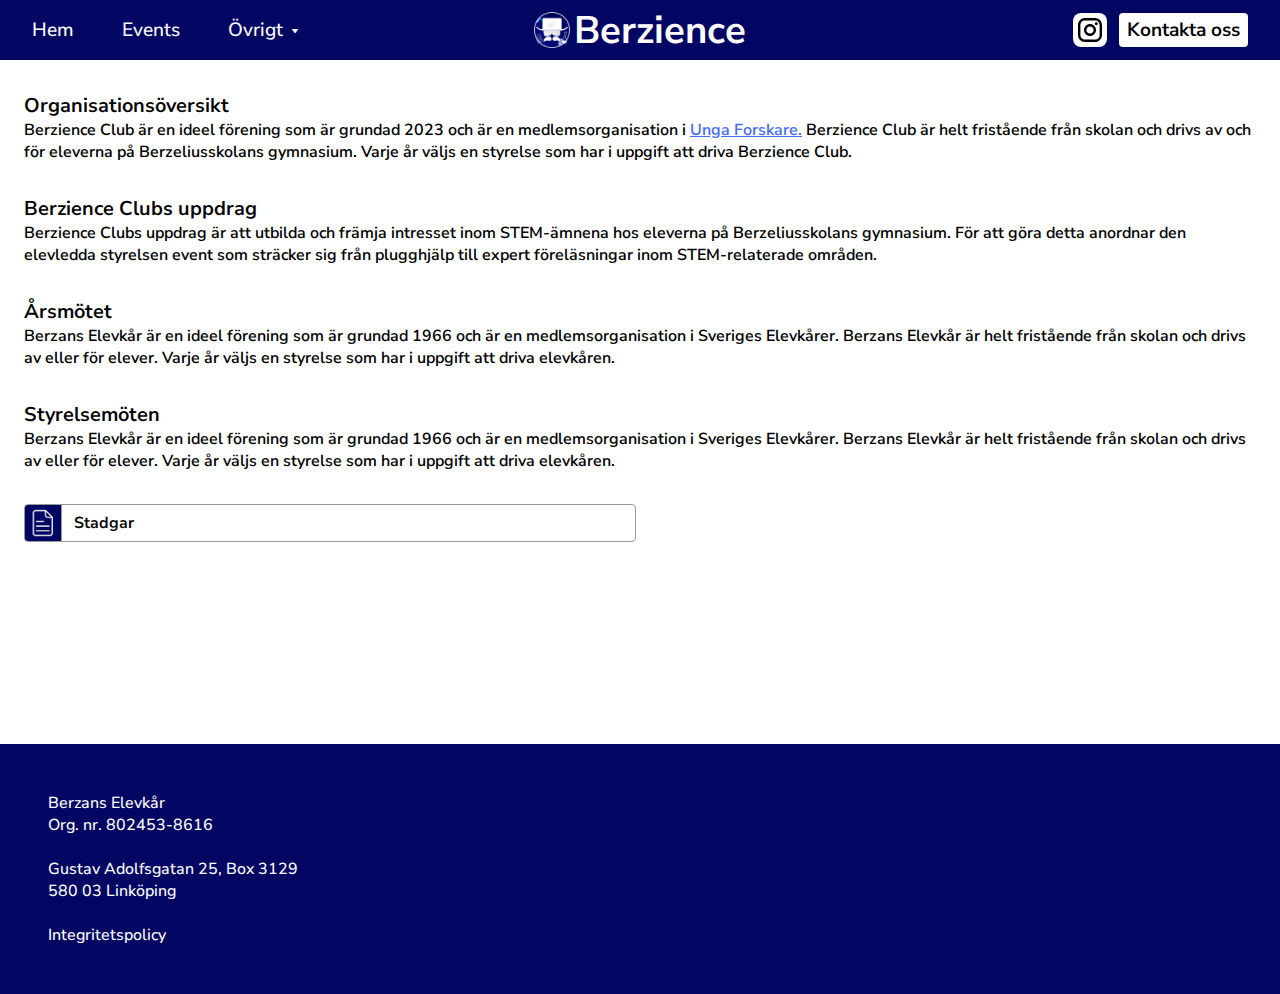
<file: organisation/index.html>
<!DOCTYPE html>
<html lang="en">
  <head>
    <meta charset="UTF-8" />
    <meta name="viewport" content="width=device-width, initial-scale=1.0" />
    <title>Årsmöte</title>
    <link rel="icon" type="image/png" href="/pics/Berzience.png" />
    <link rel="stylesheet" href="/style.css" />
  </head>
  <body>
    <header id="header">
      <button id="hamburger" onclick="menubar()">
        <div id="nav-toggle"></div>
      </button>

      <nav>
        <ul>
          <li>
            <a href="/index.html">Hem</a>
          </li>
          <li>
            <a href="/events/index.html">Events</a>
          </li>
          <li id="dropdown">
            <span>Övrigt <img src="/Icons/dropdown icon.png" /></span>
            <ul id="dropdown-menu">
              <li><a href="/organisation/index.html">Organisation</a></li>
              <li><a href="/årsmöte/index.html">Årsmöte</a></li>
              <li><a id="active" href="/styrelsen/index.html">Styrelsen</a></li>
            </ul>
          </li>
        </ul>
      </nav>

      <div id="title">
        <img src="/pics/Berzience.png" />
        Berzience
      </div>

      <div class="kontakt">
        <a
          href="https://www.instagram.com/berzienceclub/"
          target="_blank"
          id="instagram"
          ><img src="/Icons/instagram.svg"
        /></a>
        <a
          id="kontaktaOss"
          href="https://docs.google.com/forms/d/e/1FAIpQLSfdHJQUIJ_1zNwo3tKn1qC0o9uPzKXtirmRmc5elRNLblE-ng/viewform"
          >Kontakta oss</a
        >
      </div>
    </header>

    <nav id="menu">
      <ul id="navLinks">
        <li><a href="/index.html">Hem</a></li>
        <li><a href="/events/index.html">Events</a></li>
        <li><a href="/organisation/index.html">Organisation</a></li>
        <li><a href="/årsmöte/index.html">Årsmöte</a></li>
        <li><a href="/styrelsen/index.html">Styrelsen</a></li>
        <li>
          <a
            id="kontaktaOss1"
            href="https://docs.google.com/forms/d/e/1FAIpQLSfdHJQUIJ_1zNwo3tKn1qC0o9uPzKXtirmRmc5elRNLblE-ng/viewform"
            >Kontakta oss</a
          >
        </li>
        <li id="instagram">
          <a
            href="https://www.instagram.com/berzienceclub/"
            target="_blank"
            id="instagram1"
            ><img src="/Icons/instagram.svg" />Följ oss på @BerzienceClub!</a
          >
        </li>
      </ul>
    </nav>

    <div id="mainBackground">
      <main id="övrigtMain">
        <div>
          <h2>Organisationsöversikt</h2>
          Berzience Club är en ideel förening som är grundad 2023 och är en
          medlemsorganisation i
          <a href="https://ungaforskare.se/">Unga Forskare.</a> Berzience Club
          är helt fristående från skolan och drivs av och för eleverna på
          Berzeliusskolans gymnasium. Varje år väljs en styrelse som har i
          uppgift att driva Berzience Club.
        </div>

        <div>
          <h2>Berzience Clubs uppdrag</h2>
          Berzience Clubs uppdrag är att utbilda och främja intresset inom
          STEM-ämnena hos eleverna på Berzeliusskolans gymnasium. För att göra
          detta anordnar den elevledda styrelsen event som sträcker sig från
          plugghjälp till expert föreläsningar inom STEM-relaterade områden.
        </div>

        <div>
          <h2>Årsmötet</h2>
          Berzans Elevkår är en ideel förening som är grundad 1966 och är en
          medlemsorganisation i Sveriges Elevkårer. Berzans Elevkår är helt
          fristående från skolan och drivs av eller för elever. Varje år väljs
          en styrelse som har i uppgift att driva elevkåren.
        </div>

        <div>
          <h2>Styrelsemöten</h2>
          Berzans Elevkår är en ideel förening som är grundad 1966 och är en
          medlemsorganisation i Sveriges Elevkårer. Berzans Elevkår är helt
          fristående från skolan och drivs av eller för elever. Varje år väljs
          en styrelse som har i uppgift att driva elevkåren.
        </div>

        <div class="files">
          <a href="/pdf/Stadgar Verk. 2025, styrelse III - Berzience Club.pdf"
            ><img src="/Icons/pdf.svg" alt="" />
            Stadgar
          </a>
        </div>
      </main>
    </div>

    <footer id="footer">
      <div id="address">
        Berzans Elevkår<br />
        Org. nr. 802453-8616 <br /><br />

        Gustav Adolfsgatan 25, Box 3129 <br />
        580 03 Linköping <br /><br />

        <a>Integritetspolicy</a>
      </div>
    </footer>

    <script src="/script.js"></script>
  </body>
</html>
</file>
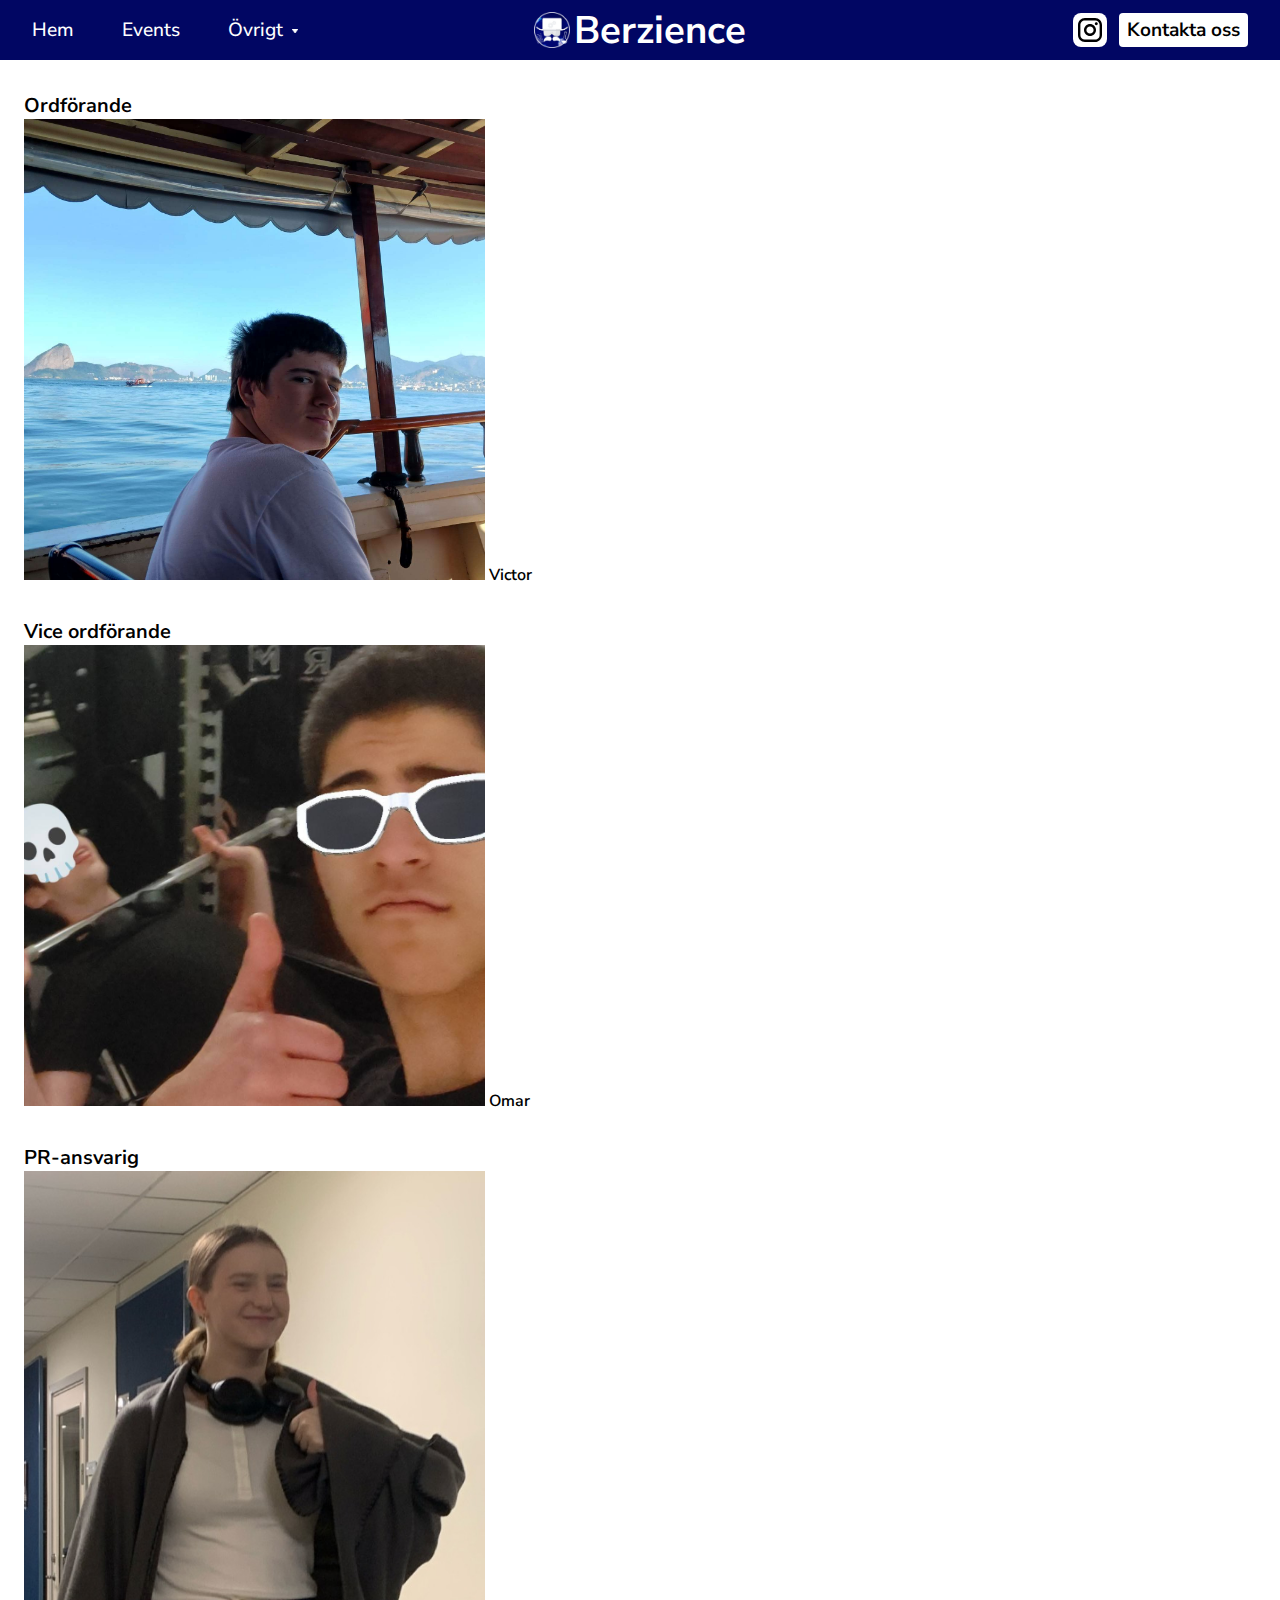
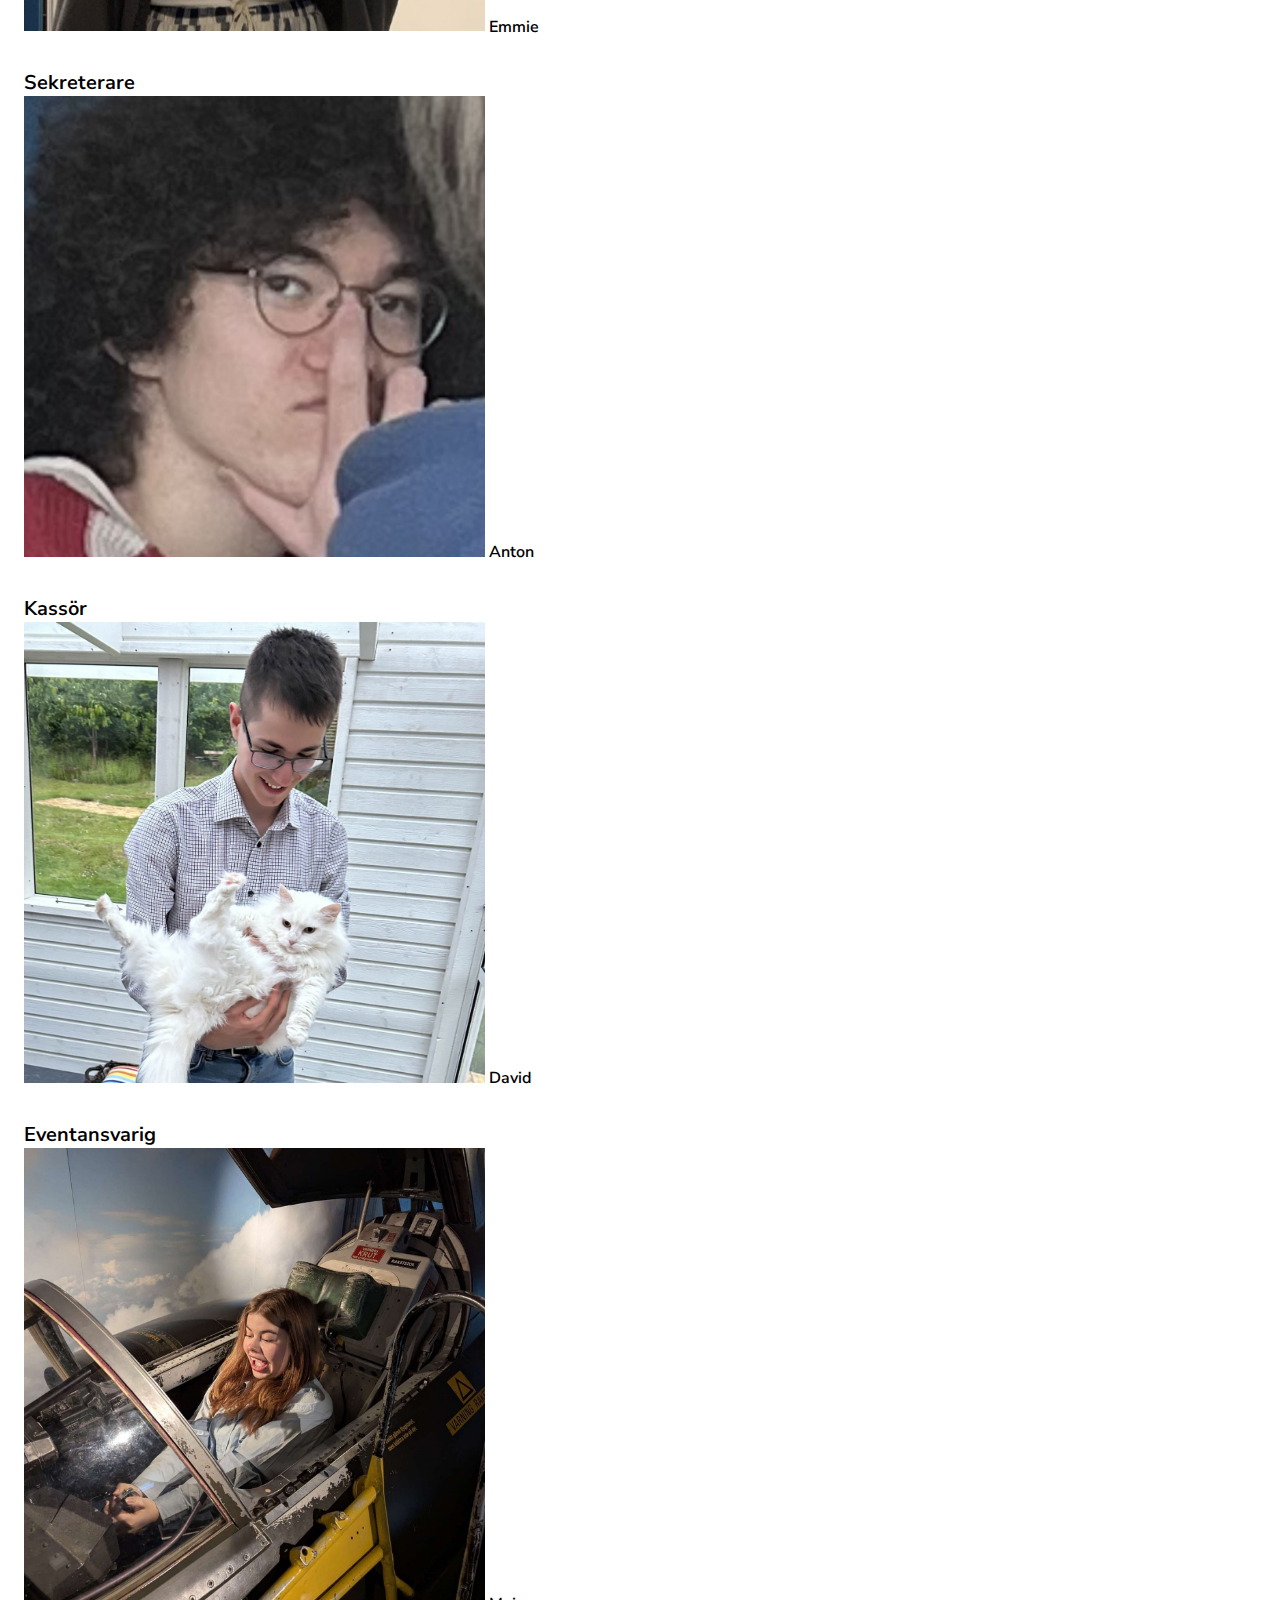
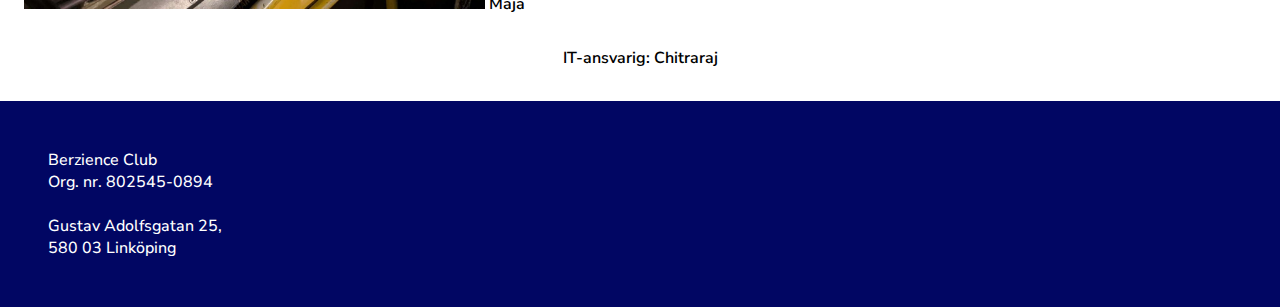
<file: styrelsen/index.html>
<!doctype html>
<html lang="en">
    <head>
        <meta charset="UTF-8" />
        <meta name="viewport" content="width=device-width, initial-scale=1.0" />
        <title>Årsmöte</title>
        <link rel="icon" type="image/png" href="../pics/Berzience.png" />
        <link rel="stylesheet" href="../style.css" />
    </head>
    <body>
        <header id="header">
            <button id="hamburger" onclick="menubar()">
                <div id="nav-toggle"></div>
            </button>

            <nav>
                <ul>
                    <li>
                        <a href="../index.html">Hem</a>
                    </li>
                    <li>
                        <a href="../events/index.html">Events</a>
                    </li>
                    <li id="dropdown">
                        <span
                            >Övrigt <img src="../Icons/dropdown icon.png"
                        /></span>
                        <ul id="dropdown-menu">
                            <li>
                                <a href="../organisation/index.html"
                                    >Organisation</a
                                >
                            </li>
                            <li><a href="../årsmöte/index.html">Årsmöte</a></li>
                            <li>
                                <a id="active" href="../styrelsen/index.html"
                                    >Styrelsen</a
                                >
                            </li>
                        </ul>
                    </li>
                </ul>
            </nav>

            <div id="title">
                <img src="../pics/Berzience.png" />
                Berzience
            </div>

            <div class="kontakt">
                <a
                    href="https://www.instagram.com/berzienceclub/"
                    target="_blank"
                    id="instagram"
                    ><img src="../Icons/instagram.svg"
                /></a>
                <a
                    id="kontaktaOss"
                    href="https://docs.google.com/forms/d/e/1FAIpQLSfdHJQUIJ_1zNwo3tKn1qC0o9uPzKXtirmRmc5elRNLblE-ng/viewform"
                    >Kontakta oss</a
                >
            </div>
        </header>

        <nav id="menu">
            <ul id="navLinks">
                <li><a href="../index.html">Hem</a></li>
                <li><a href="../events/index.html">Events</a></li>
                <li><a href="../organisation/index.html">Organisation</a></li>
                <li><a href="../årsmöte/index.html">Årsmöte</a></li>
                <li><a href="../styrelsen/index.html">Styrelsen</a></li>
                <li>
                    <a
                        id="kontaktaOss1"
                        href="https://docs.google.com/forms/d/e/1FAIpQLSfdHJQUIJ_1zNwo3tKn1qC0o9uPzKXtirmRmc5elRNLblE-ng/viewform"
                        >Kontakta oss</a
                    >
                </li>
                <li id="instagram">
                    <a
                        href="https://www.instagram.com/berzienceclub/"
                        target="_blank"
                        id="instagram1"
                        ><img src="../Icons/instagram.svg" />Följ oss på
                        @BerzienceClub!</a
                    >
                </li>
            </ul>
        </nav>

        <div id="mainBackground">
            <main id="övrigtMain" class="styrelsenMain">
                <div class="styrelsen">
                    <h2>Ordförande</h2>
                    <img src="../pics/viktor.jpg" alt="" />
                    <span>Victor</span>
                </div>

                <div class="styrelsen">
                    <h2>Vice ordförande</h2>
                    <img src="../pics/omar.jpg" alt="" />
                    <span>Omar</span>
                </div>

                <div class="styrelsen">
                    <h2>PR-ansvarig</h2>
                    <img src="../pics/emmie.jpg" alt="" />
                    <span>Emmie</span>
                </div>

                <div class="styrelsen">
                    <h2>Sekreterare</h2>
                    <img src="../pics/anton.jpg" alt="" />
                    <span>Anton</span>
                </div>

                <div class="styrelsen">
                    <h2>Kassör</h2>
                    <img src="../pics/david.jpg" alt="" />
                    <span>David</span>
                </div>

                <div class="styrelsen">
                    <h2>Eventansvarig</h2>
                    <img src="../pics/maja.jpg" alt="" />
                    <span>Maja</span>
                </div>

                <p id="potential_man">IT-ansvarig: Chitraraj</p>
            </main>
        </div>

        <footer id="footer">
            <div id="address">
                Berzience Club<br />
                Org. nr. 802545-0894 <br /><br />

                Gustav Adolfsgatan 25,<br />
                580 03 Linköping
            </div>
        </footer>

        <script src="../script.js"></script>
    </body>
</html>
</file>
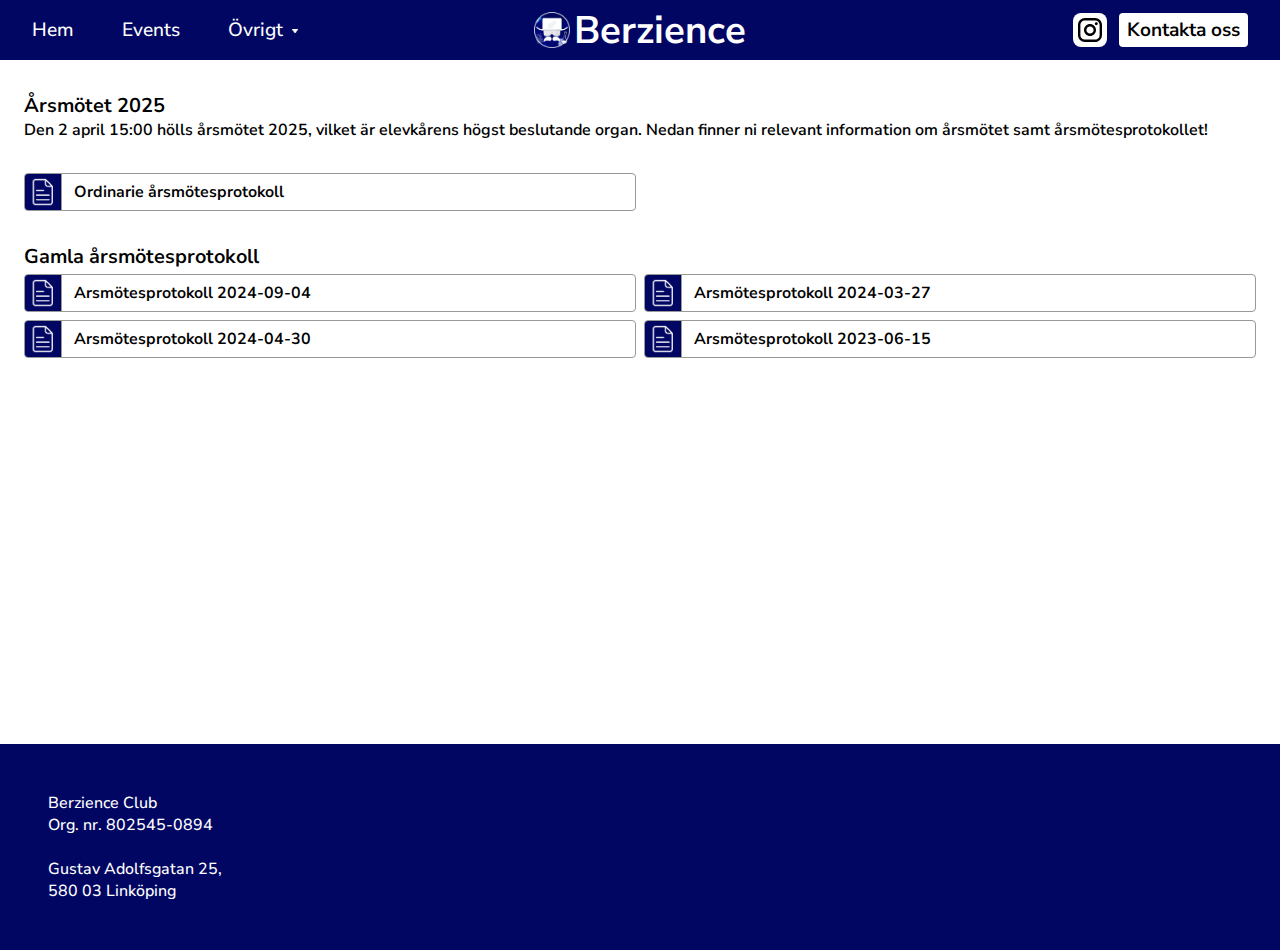
<file: årsmöte/index.html>
<!DOCTYPE html>
<html lang="en">
  <head>
    <meta charset="UTF-8" />
    <meta name="viewport" content="width=device-width, initial-scale=1.0" />
    <title>Årsmöte</title>
    <link rel="icon" type="image/png" href="/pics/Berzience.png" />
    <link rel="stylesheet" href="/style.css" />
  </head>
  <body>
    <header id="header">
      <button id="hamburger" onclick="menubar()">
        <div id="nav-toggle"></div>
      </button>

      <nav>
        <ul>
          <li>
            <a href="/index.html">Hem</a>
          </li>
          <li>
            <a href="/events/index.html">Events</a>
          </li>
          <li id="dropdown">
            <span>Övrigt <img src="/Icons/dropdown icon.png" /></span>
            <ul id="dropdown-menu">
              <li><a href="/organisation/index.html">Organisation</a></li>
              <li><a href="/årsmöte/index.html">Årsmöte</a></li>
              <li><a id="active" href="/styrelsen/index.html">Styrelsen</a></li>
            </ul>
          </li>
        </ul>
      </nav>

      <div id="title">
        <img src="/pics/Berzience.png" />
        Berzience
      </div>

      <div class="kontakt">
        <a
          href="https://www.instagram.com/berzienceclub/"
          target="_blank"
          id="instagram"
          ><img src="/Icons/instagram.svg"
        /></a>
        <a
          id="kontaktaOss"
          href="https://docs.google.com/forms/d/e/1FAIpQLSfdHJQUIJ_1zNwo3tKn1qC0o9uPzKXtirmRmc5elRNLblE-ng/viewform"
          >Kontakta oss</a
        >
      </div>
    </header>

    <nav id="menu">
      <ul id="navLinks">
        <li><a href="/index.html">Hem</a></li>
        <li><a href="/events/index.html">Events</a></li>
        <li><a href="/organisation/index.html">Organisation</a></li>
        <li><a href="/årsmöte/index.html">Årsmöte</a></li>
        <li><a href="/styrelsen/index.html">Styrelsen</a></li>
        <li>
          <a
            id="kontaktaOss1"
            href="https://docs.google.com/forms/d/e/1FAIpQLSfdHJQUIJ_1zNwo3tKn1qC0o9uPzKXtirmRmc5elRNLblE-ng/viewform"
            >Kontakta oss</a
          >
        </li>
        <li id="instagram">
          <a
            href="https://www.instagram.com/berzienceclub/"
            target="_blank"
            id="instagram1"
            ><img src="/Icons/instagram.svg" />Följ oss på @BerzienceClub!</a
          >
        </li>
      </ul>
    </nav>

    <div id="mainBackground">
      <main id="övrigtMain">
        <div>
          <h2>Årsmötet 2025</h2>
          Den 2 april 15:00 hölls årsmötet 2025, vilket är elevkårens högst
          beslutande organ. Nedan finner ni relevant information om årsmötet
          samt årsmötesprotokollet!
        </div>

        <div class="files">
          <a href="/pdf/Ordinarie-årsmöte-2025-04-28.pdf"
            ><img src="/Icons/pdf.svg" alt="" />
            Ordinarie årsmötesprotokoll
          </a>
        </div>

        <h2 class="fileTitle">Gamla årsmötesprotokoll</h2>
        <div class="files">
          <a href="/pdf/ExtÅrs2024-09-04.pdf"
            ><img src="/Icons/pdf.svg" alt="" />
            Arsmötesprotokoll 2024-09-04
          </a>
          <a href="/pdf/Årsmötesprotokoll 2025-03-27 inkl. bilagor.pdf"
            ><img src="/Icons/pdf.svg" alt="" />
            Arsmötesprotokoll 2024-03-27
          </a>
          <a href="/pdf/Årsmötesprotokoll 2024-04-30.pdf"
            ><img src="/Icons/pdf.svg" alt="" />
            Arsmötesprotokoll 2024-04-30
          </a>
          <a href="/pdf/Årsmöte 2023-06-15.pdf"
            ><img src="/Icons/pdf.svg" alt="" />
            Arsmötesprotokoll 2023-06-15
          </a>
        </div>
      </main>
    </div>

    <footer id="footer">
      <div id="address">
        Berzience Club<br />
        Org. nr. 802545-0894 <br /><br />

        Gustav Adolfsgatan 25,<br />
        580 03 Linköping
      </div>
    </footer>

    <script src="/script.js"></script>
  </body>
</html>
</file>
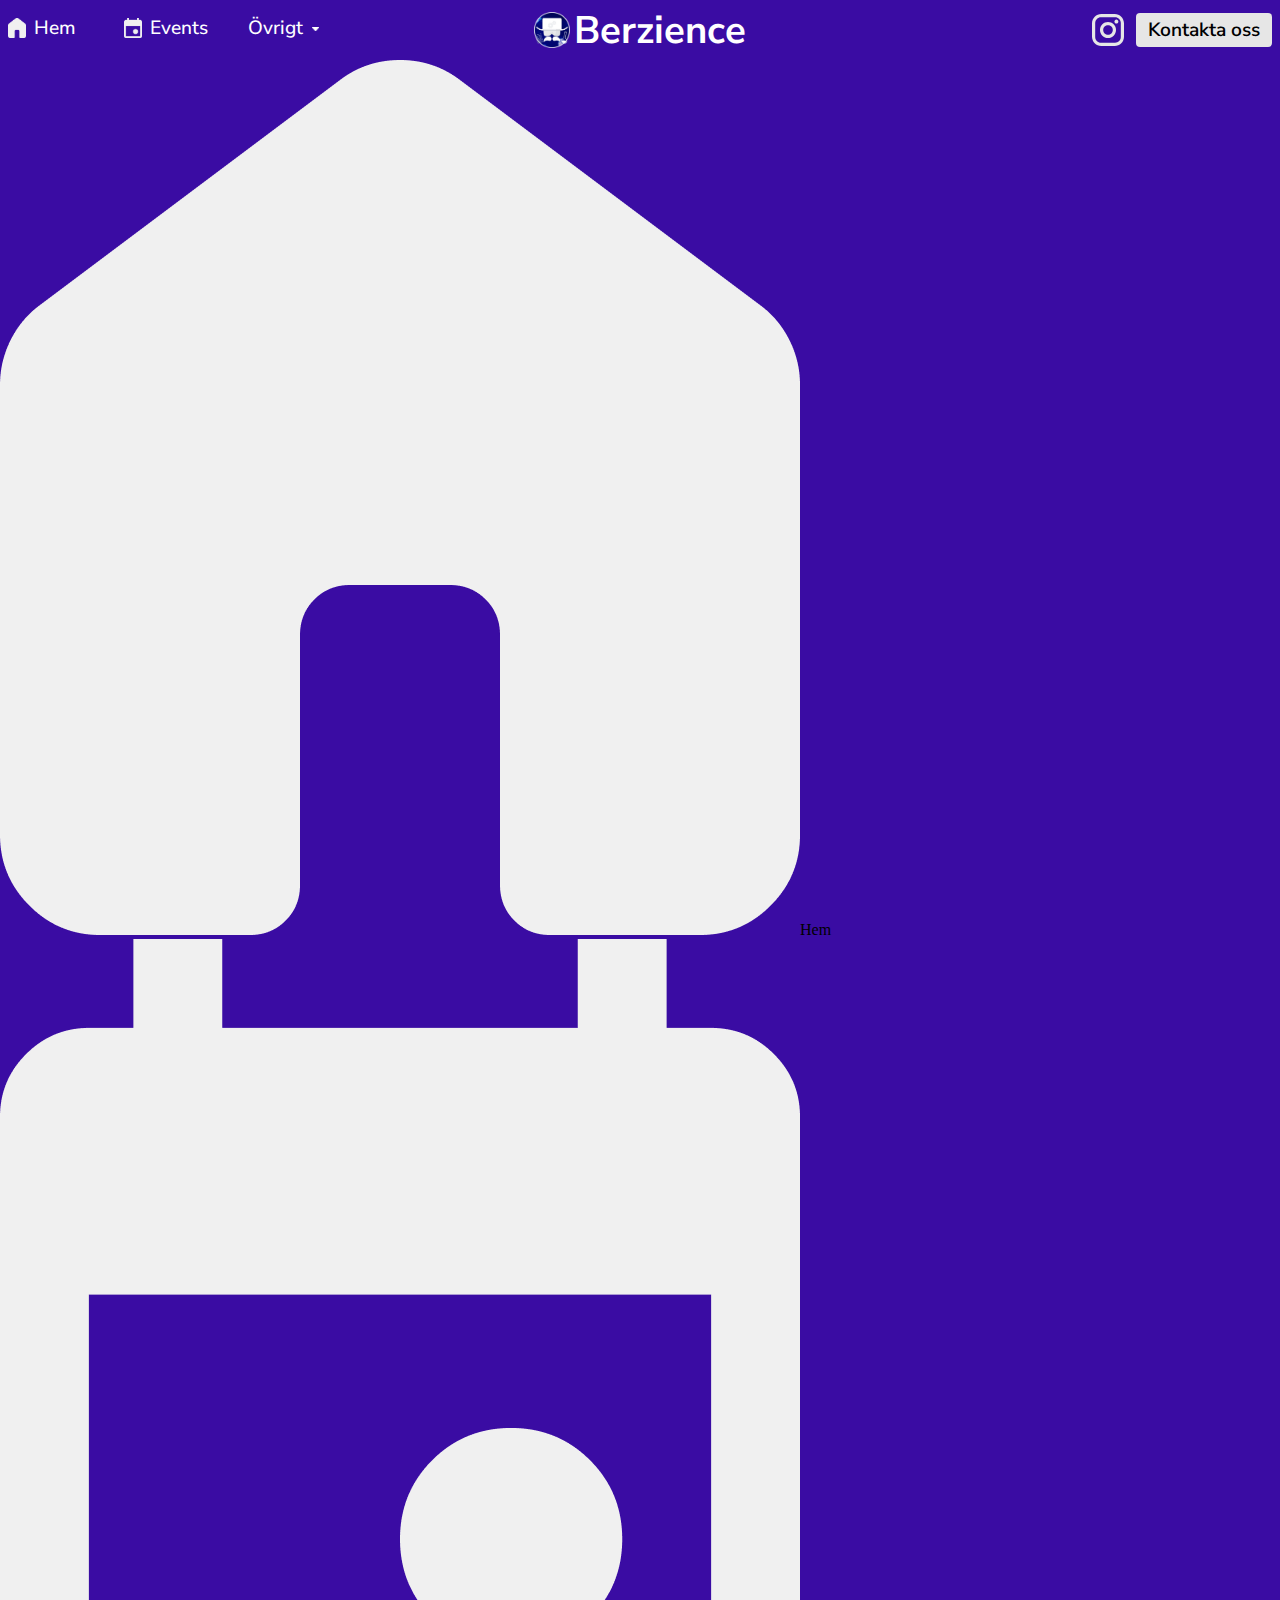
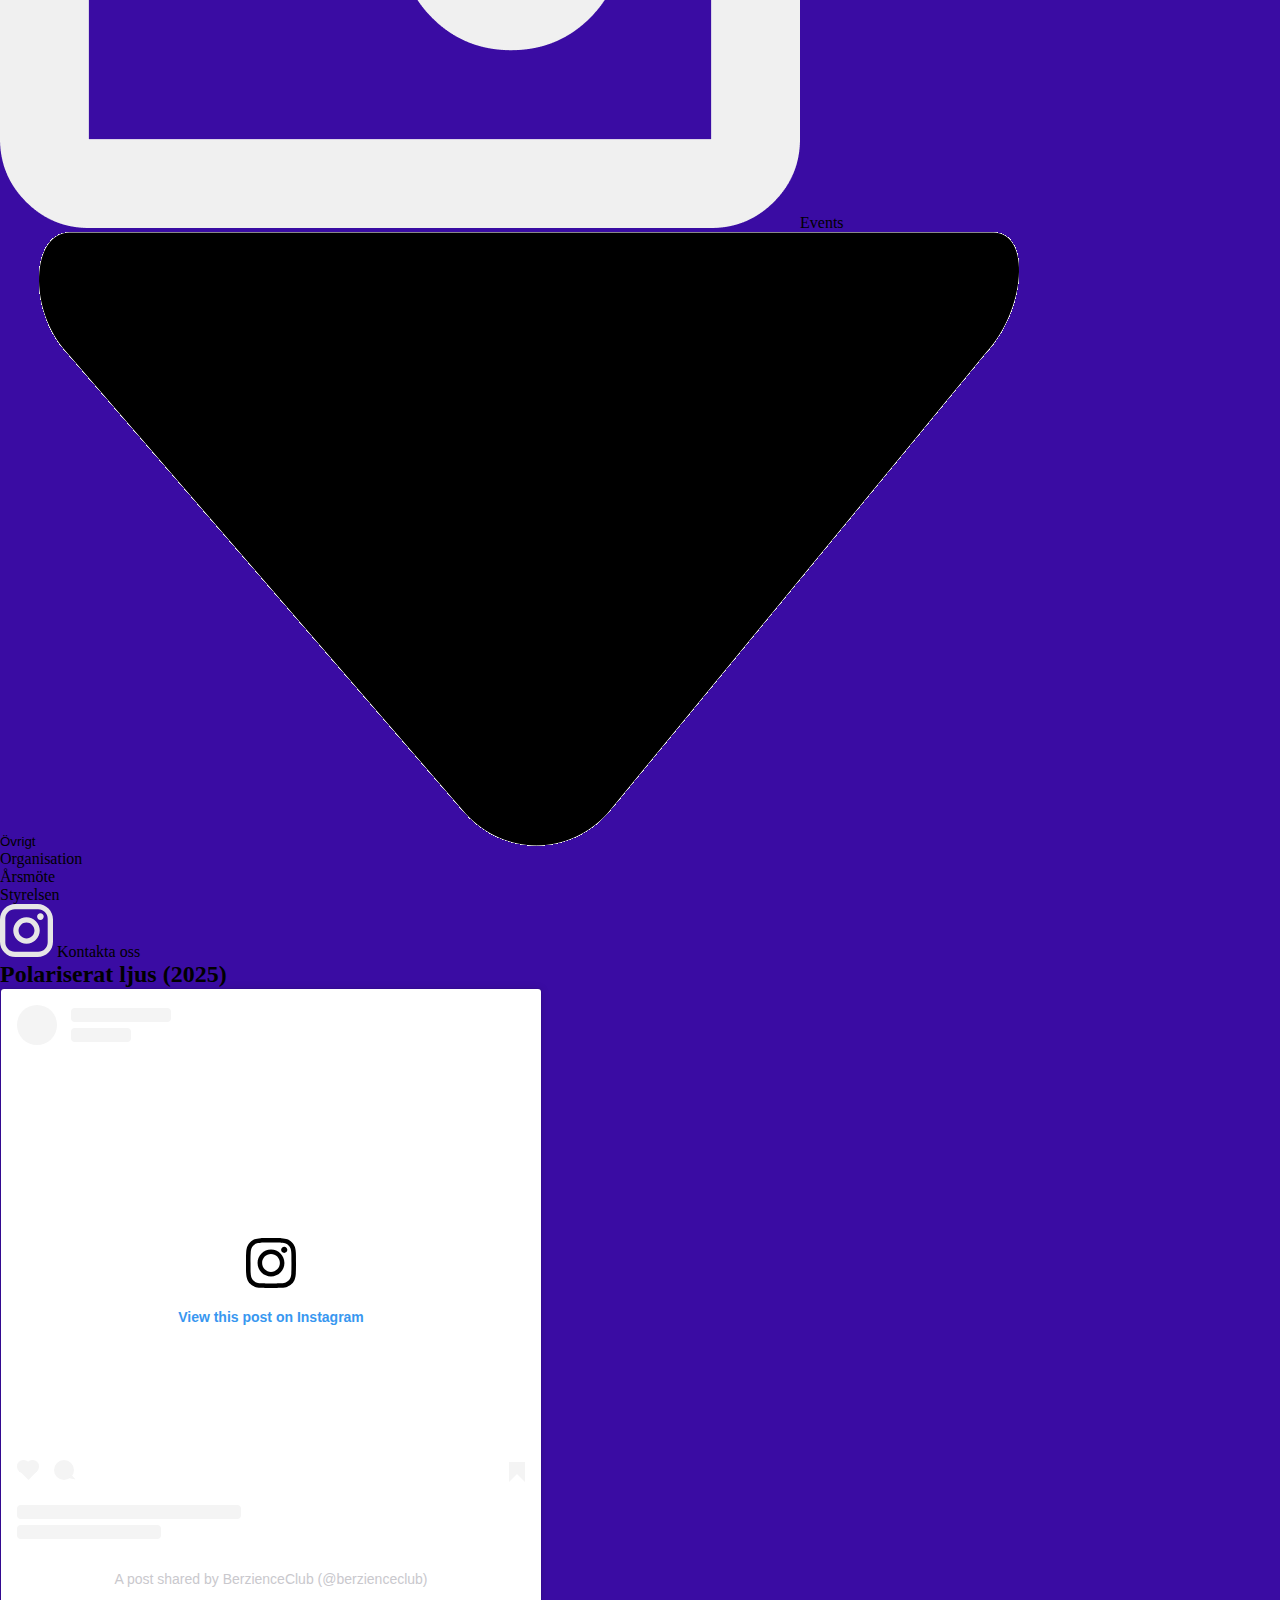
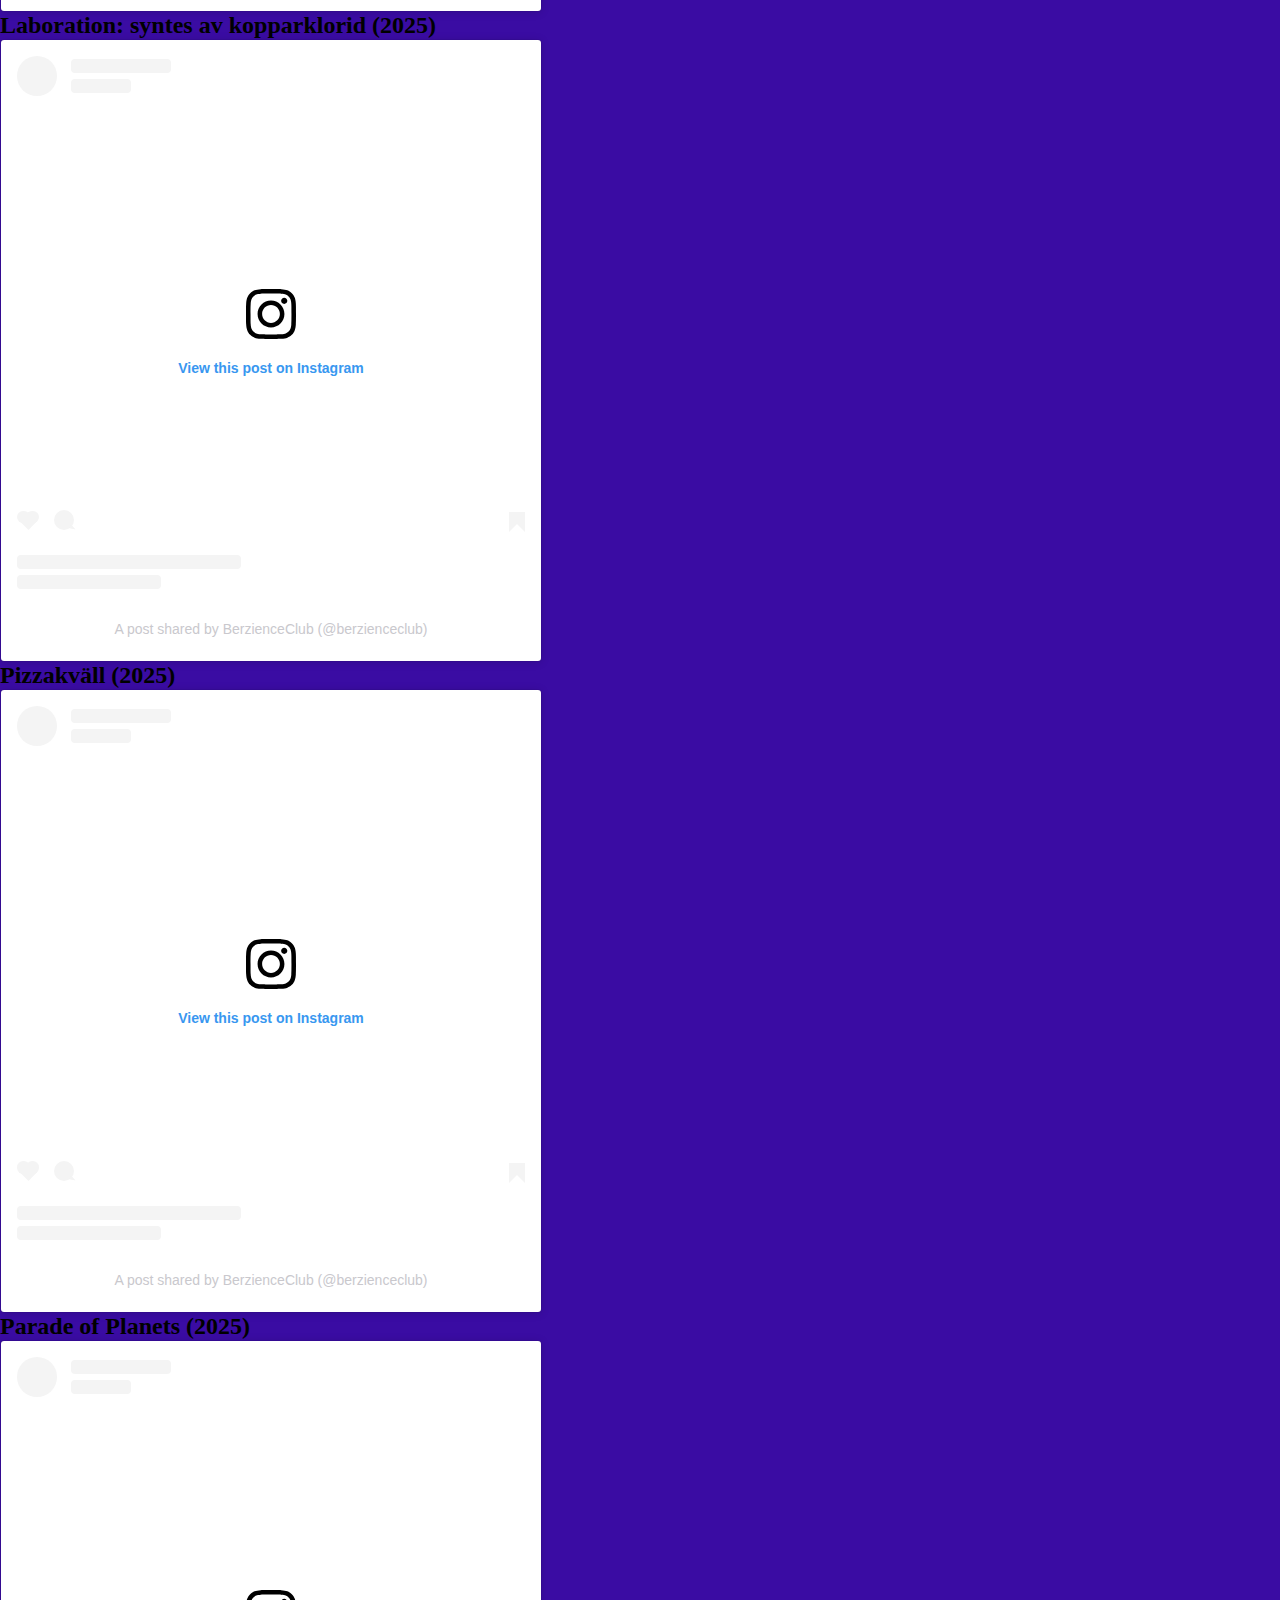
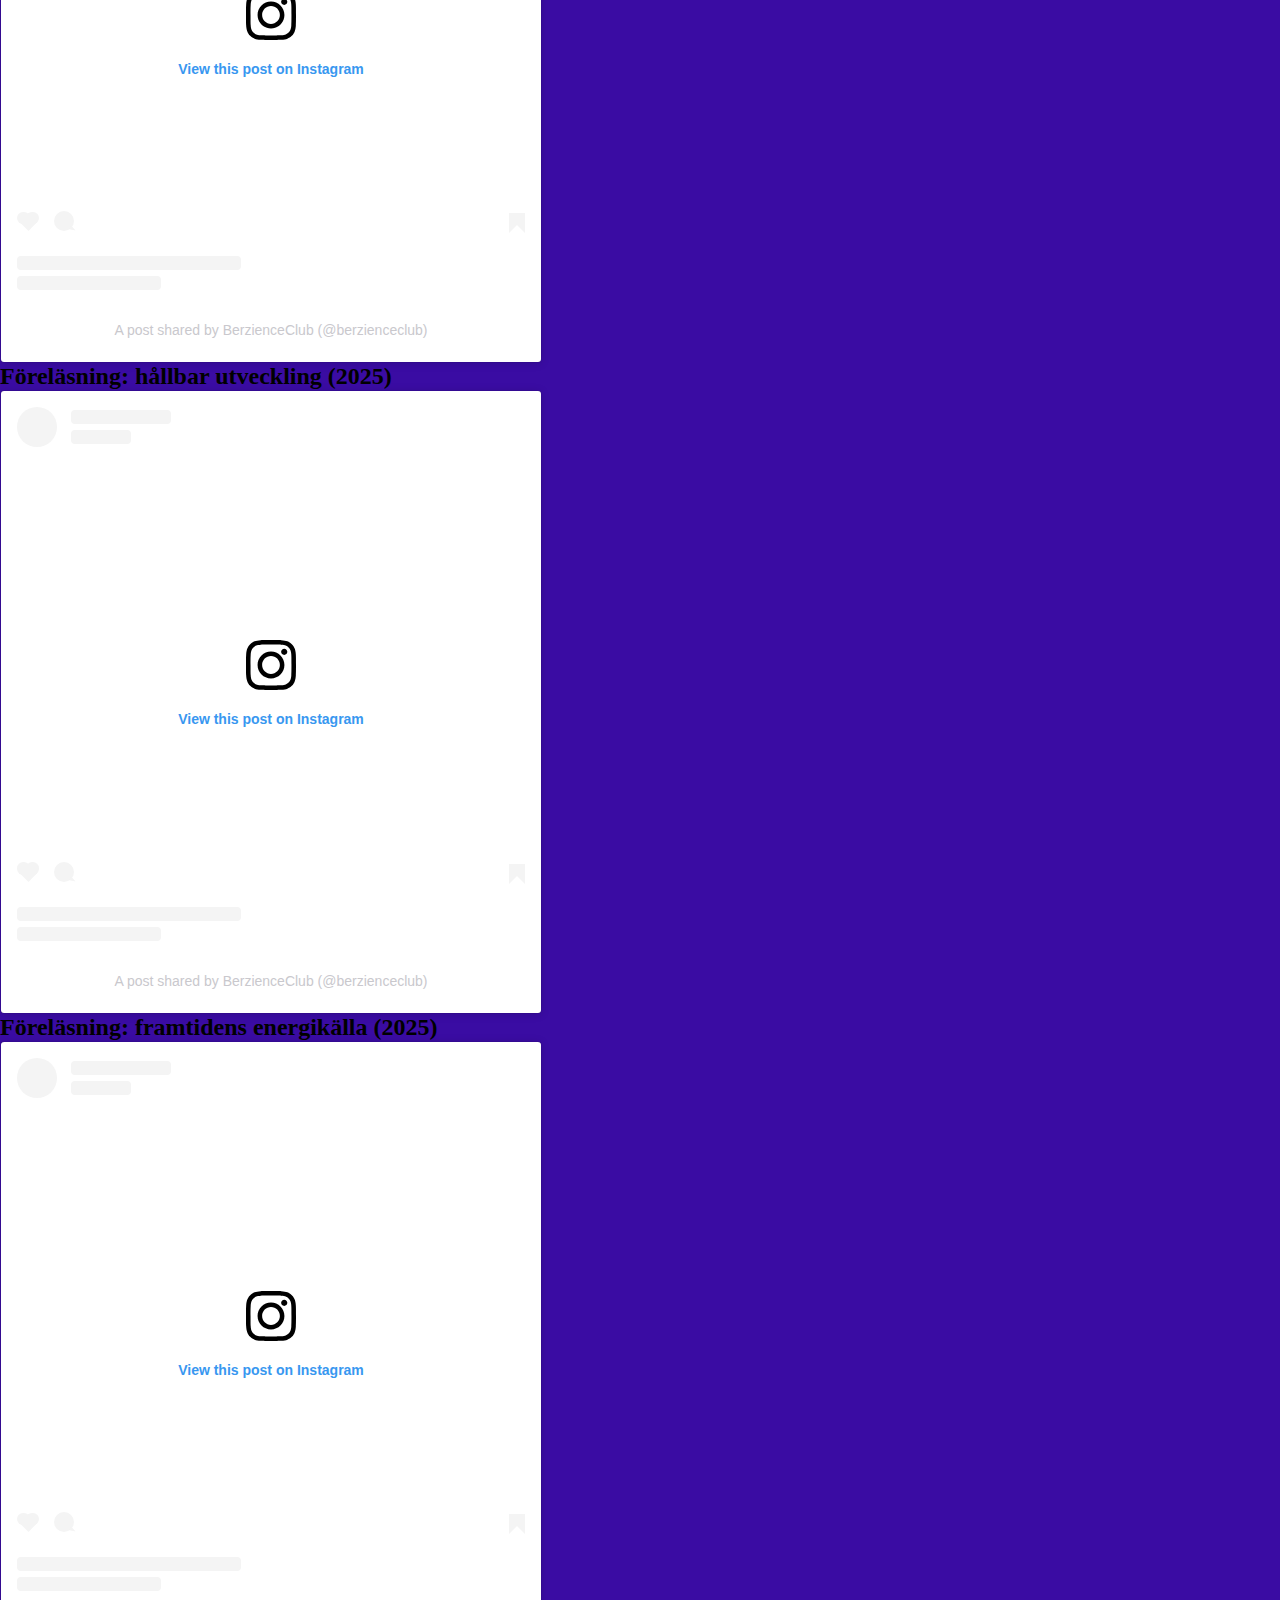
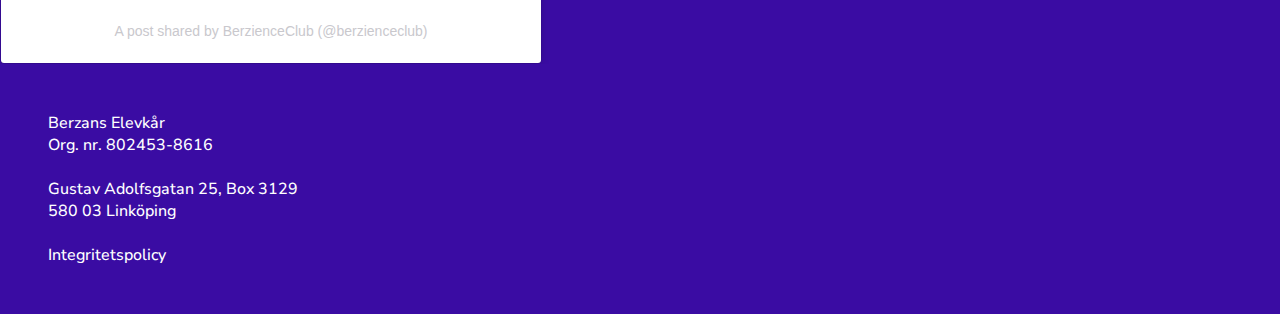
<file: events.html>
<!DOCTYPE html>
<html lang="en">
  <head>
    <meta charset="UTF-8" />
    <meta name="viewport" content="width=device-width, initial-scale=1.0" />
    <title>Events</title>
    <link rel="icon" type="image/png" href="pics/Berzience.png" />
    <link rel="stylesheet" href="styles/style.css" />
  </head>
  <body>
    <header id="header">
      <button id="hamburger" onclick="menubar()">
        <div id="nav-toggle"></div>
      </button>

      <nav>
        <ul>
          <li>
            <a  href="index.html"><img src="Icons/home.png" />Hem</a>
          </li>
          <li>
            <a href="events.html"><img src="Icons/calender.png" />Events</a>
          </li>
          <li id="dropdown">
            <span>Övrigt <img src="Icons/dropdown icon.png" /></span>
            <ul id="dropdown-menu">
              <li><a href="organisation.html">Organisation</a></li>
              <li><a href="årsmöte.html">Årsmöte</a></li>
              <li><a href="styrelsen.html">Styrelsen</a></li>
            </ul>
          </li>
        </ul>
      </nav>

      <div id="title">
        <img src="pics/Berzience.png" />
        Berzience
      </div>

      <div class="kontakt">
        <a
          href="https://www.instagram.com/berzienceclub/"
          target="_blank"
          id="instagram"
          ><img src="Icons/instagram.svg"
        /></a>
        <a
          id="kontaktaOss"
          href="https://docs.google.com/forms/d/e/1FAIpQLSfdHJQUIJ_1zNwo3tKn1qC0o9uPzKXtirmRmc5elRNLblE-ng/viewform"
          >Kontakta oss</a
        >
      </div>
    </header>

    <button onclick="menubar()" id="filter"></button>
    <nav id="menu">
      <ul id="navLinks">
        <li>
          <a href="index.html"><img src="Icons/home.png" />Hem</a>
        </li>
        <li>
          <a href="events.html"><img src="Icons/calender.png" />Events</a>
        </li>
        <li id="dropdown">
          <button onclick="dropdown()">
            Övrigt <img id="carret" src="Icons/dropdown icon.png" />
          </button>
          <ul id="dropdownMenu">
            <li><a href="organisation.html">Organisation</a></li>
            <li><a href="årsmöte.html">Årsmöte</a></li>
            <li><a href="styrelsen.html">Styrelsen</a></li>
          </ul>
        </li>

        <li id="kontakta1">
          <a
            href="https://www.instagram.com/berzienceclub/"
            target="_blank"
            id="instagram1"
            ><img src="Icons/instagram.svg"
          /></a>

          <a
            id="kontaktaOss1"
            href="https://docs.google.com/forms/d/e/1FAIpQLSfdHJQUIJ_1zNwo3tKn1qC0o9uPzKXtirmRmc5elRNLblE-ng/viewform"
            >Kontakta oss</a
          >
        </li>
      </ul>
    </nav>

    <div id="mainBackground">
      <main id="eventMain">
        <div class="mediaContainer">
          <h2>Polariserat ljus (2025)</h2>
          <blockquote class="instagram-media" data-instgrm-permalink="https://www.instagram.com/p/DHLDYRYOSWV/?utm_source=ig_embed&amp;utm_campaign=loading" data-instgrm-version="14" style=" background:#FFF; border:0; border-radius:3px; box-shadow:0 0 1px 0 rgba(0,0,0,0.5),0 1px 10px 0 rgba(0,0,0,0.15); margin: 1px; max-width:540px; min-width:326px; padding:0; width:99.375%; width:-webkit-calc(100% - 2px); width:calc(100% - 2px);"><div style="padding:16px;"> <a href="https://www.instagram.com/p/DHLDYRYOSWV/?utm_source=ig_embed&amp;utm_campaign=loading" style=" background:#FFFFFF; line-height:0; padding:0 0; text-align:center; text-decoration:none; width:100%;" target="_blank"> <div style=" display: flex; flex-direction: row; align-items: center;"> <div style="background-color: #F4F4F4; border-radius: 50%; flex-grow: 0; height: 40px; margin-right: 14px; width: 40px;"></div> <div style="display: flex; flex-direction: column; flex-grow: 1; justify-content: center;"> <div style=" background-color: #F4F4F4; border-radius: 4px; flex-grow: 0; height: 14px; margin-bottom: 6px; width: 100px;"></div> <div style=" background-color: #F4F4F4; border-radius: 4px; flex-grow: 0; height: 14px; width: 60px;"></div></div></div><div style="padding: 19% 0;"></div> <div style="display:block; height:50px; margin:0 auto 12px; width:50px;"><svg width="50px" height="50px" viewBox="0 0 60 60" version="1.1" xmlns="https://www.w3.org/2000/svg" xmlns:xlink="https://www.w3.org/1999/xlink"><g stroke="none" stroke-width="1" fill="none" fill-rule="evenodd"><g transform="translate(-511.000000, -20.000000)" fill="#000000"><g><path d="M556.869,30.41 C554.814,30.41 553.148,32.076 553.148,34.131 C553.148,36.186 554.814,37.852 556.869,37.852 C558.924,37.852 560.59,36.186 560.59,34.131 C560.59,32.076 558.924,30.41 556.869,30.41 M541,60.657 C535.114,60.657 530.342,55.887 530.342,50 C530.342,44.114 535.114,39.342 541,39.342 C546.887,39.342 551.658,44.114 551.658,50 C551.658,55.887 546.887,60.657 541,60.657 M541,33.886 C532.1,33.886 524.886,41.1 524.886,50 C524.886,58.899 532.1,66.113 541,66.113 C549.9,66.113 557.115,58.899 557.115,50 C557.115,41.1 549.9,33.886 541,33.886 M565.378,62.101 C565.244,65.022 564.756,66.606 564.346,67.663 C563.803,69.06 563.154,70.057 562.106,71.106 C561.058,72.155 560.06,72.803 558.662,73.347 C557.607,73.757 556.021,74.244 553.102,74.378 C549.944,74.521 548.997,74.552 541,74.552 C533.003,74.552 532.056,74.521 528.898,74.378 C525.979,74.244 524.393,73.757 523.338,73.347 C521.94,72.803 520.942,72.155 519.894,71.106 C518.846,70.057 518.197,69.06 517.654,67.663 C517.244,66.606 516.755,65.022 516.623,62.101 C516.479,58.943 516.448,57.996 516.448,50 C516.448,42.003 516.479,41.056 516.623,37.899 C516.755,34.978 517.244,33.391 517.654,32.338 C518.197,30.938 518.846,29.942 519.894,28.894 C520.942,27.846 521.94,27.196 523.338,26.654 C524.393,26.244 525.979,25.756 528.898,25.623 C532.057,25.479 533.004,25.448 541,25.448 C548.997,25.448 549.943,25.479 553.102,25.623 C556.021,25.756 557.607,26.244 558.662,26.654 C560.06,27.196 561.058,27.846 562.106,28.894 C563.154,29.942 563.803,30.938 564.346,32.338 C564.756,33.391 565.244,34.978 565.378,37.899 C565.522,41.056 565.552,42.003 565.552,50 C565.552,57.996 565.522,58.943 565.378,62.101 M570.82,37.631 C570.674,34.438 570.167,32.258 569.425,30.349 C568.659,28.377 567.633,26.702 565.965,25.035 C564.297,23.368 562.623,22.342 560.652,21.575 C558.743,20.834 556.562,20.326 553.369,20.18 C550.169,20.033 549.148,20 541,20 C532.853,20 531.831,20.033 528.631,20.18 C525.438,20.326 523.257,20.834 521.349,21.575 C519.376,22.342 517.703,23.368 516.035,25.035 C514.368,26.702 513.342,28.377 512.574,30.349 C511.834,32.258 511.326,34.438 511.181,37.631 C511.035,40.831 511,41.851 511,50 C511,58.147 511.035,59.17 511.181,62.369 C511.326,65.562 511.834,67.743 512.574,69.651 C513.342,71.625 514.368,73.296 516.035,74.965 C517.703,76.634 519.376,77.658 521.349,78.425 C523.257,79.167 525.438,79.673 528.631,79.82 C531.831,79.965 532.853,80.001 541,80.001 C549.148,80.001 550.169,79.965 553.369,79.82 C556.562,79.673 558.743,79.167 560.652,78.425 C562.623,77.658 564.297,76.634 565.965,74.965 C567.633,73.296 568.659,71.625 569.425,69.651 C570.167,67.743 570.674,65.562 570.82,62.369 C570.966,59.17 571,58.147 571,50 C571,41.851 570.966,40.831 570.82,37.631"></path></g></g></g></svg></div><div style="padding-top: 8px;"> <div style=" color:#3897f0; font-family:Arial,sans-serif; font-size:14px; font-style:normal; font-weight:550; line-height:18px;">View this post on Instagram</div></div><div style="padding: 12.5% 0;"></div> <div style="display: flex; flex-direction: row; margin-bottom: 14px; align-items: center;"><div> <div style="background-color: #F4F4F4; border-radius: 50%; height: 12.5px; width: 12.5px; transform: translateX(0px) translateY(7px);"></div> <div style="background-color: #F4F4F4; height: 12.5px; transform: rotate(-45deg) translateX(3px) translateY(1px); width: 12.5px; flex-grow: 0; margin-right: 14px; margin-left: 2px;"></div> <div style="background-color: #F4F4F4; border-radius: 50%; height: 12.5px; width: 12.5px; transform: translateX(9px) translateY(-18px);"></div></div><div style="margin-left: 8px;"> <div style=" background-color: #F4F4F4; border-radius: 50%; flex-grow: 0; height: 20px; width: 20px;"></div> <div style=" width: 0; height: 0; border-top: 2px solid transparent; border-left: 6px solid #f4f4f4; border-bottom: 2px solid transparent; transform: translateX(16px) translateY(-4px) rotate(30deg)"></div></div><div style="margin-left: auto;"> <div style=" width: 0px; border-top: 8px solid #F4F4F4; border-right: 8px solid transparent; transform: translateY(16px);"></div> <div style=" background-color: #F4F4F4; flex-grow: 0; height: 12px; width: 16px; transform: translateY(-4px);"></div> <div style=" width: 0; height: 0; border-top: 8px solid #F4F4F4; border-left: 8px solid transparent; transform: translateY(-4px) translateX(8px);"></div></div></div> <div style="display: flex; flex-direction: column; flex-grow: 1; justify-content: center; margin-bottom: 24px;"> <div style=" background-color: #F4F4F4; border-radius: 4px; flex-grow: 0; height: 14px; margin-bottom: 6px; width: 224px;"></div> <div style=" background-color: #F4F4F4; border-radius: 4px; flex-grow: 0; height: 14px; width: 144px;"></div></div></a><p style=" color:#c9c8cd; font-family:Arial,sans-serif; font-size:14px; line-height:17px; margin-bottom:0; margin-top:8px; overflow:hidden; padding:8px 0 7px; text-align:center; text-overflow:ellipsis; white-space:nowrap;"><a href="https://www.instagram.com/p/DHLDYRYOSWV/?utm_source=ig_embed&amp;utm_campaign=loading" style=" color:#c9c8cd; font-family:Arial,sans-serif; font-size:14px; font-style:normal; font-weight:normal; line-height:17px; text-decoration:none;" target="_blank">A post shared by BerzienceClub (@berzienceclub)</a></p></div></blockquote>        
        </div>
        <div class="mediaContainer">
          <h2>Laboration: syntes av kopparklorid (2025)</h2>
          <blockquote class="instagram-media" data-instgrm-permalink="https://www.instagram.com/p/DHDoIm5soDq/?utm_source=ig_embed&amp;utm_campaign=loading" data-instgrm-version="14" style=" background:#FFF; border:0; border-radius:3px; box-shadow:0 0 1px 0 rgba(0,0,0,0.5),0 1px 10px 0 rgba(0,0,0,0.15); margin: 1px; max-width:540px; min-width:326px; padding:0; width:99.375%; width:-webkit-calc(100% - 2px); width:calc(100% - 2px);"><div style="padding:16px;"> <a href="https://www.instagram.com/p/DHDoIm5soDq/?utm_source=ig_embed&amp;utm_campaign=loading" style=" background:#FFFFFF; line-height:0; padding:0 0; text-align:center; text-decoration:none; width:100%;" target="_blank"> <div style=" display: flex; flex-direction: row; align-items: center;"> <div style="background-color: #F4F4F4; border-radius: 50%; flex-grow: 0; height: 40px; margin-right: 14px; width: 40px;"></div> <div style="display: flex; flex-direction: column; flex-grow: 1; justify-content: center;"> <div style=" background-color: #F4F4F4; border-radius: 4px; flex-grow: 0; height: 14px; margin-bottom: 6px; width: 100px;"></div> <div style=" background-color: #F4F4F4; border-radius: 4px; flex-grow: 0; height: 14px; width: 60px;"></div></div></div><div style="padding: 19% 0;"></div> <div style="display:block; height:50px; margin:0 auto 12px; width:50px;"><svg width="50px" height="50px" viewBox="0 0 60 60" version="1.1" xmlns="https://www.w3.org/2000/svg" xmlns:xlink="https://www.w3.org/1999/xlink"><g stroke="none" stroke-width="1" fill="none" fill-rule="evenodd"><g transform="translate(-511.000000, -20.000000)" fill="#000000"><g><path d="M556.869,30.41 C554.814,30.41 553.148,32.076 553.148,34.131 C553.148,36.186 554.814,37.852 556.869,37.852 C558.924,37.852 560.59,36.186 560.59,34.131 C560.59,32.076 558.924,30.41 556.869,30.41 M541,60.657 C535.114,60.657 530.342,55.887 530.342,50 C530.342,44.114 535.114,39.342 541,39.342 C546.887,39.342 551.658,44.114 551.658,50 C551.658,55.887 546.887,60.657 541,60.657 M541,33.886 C532.1,33.886 524.886,41.1 524.886,50 C524.886,58.899 532.1,66.113 541,66.113 C549.9,66.113 557.115,58.899 557.115,50 C557.115,41.1 549.9,33.886 541,33.886 M565.378,62.101 C565.244,65.022 564.756,66.606 564.346,67.663 C563.803,69.06 563.154,70.057 562.106,71.106 C561.058,72.155 560.06,72.803 558.662,73.347 C557.607,73.757 556.021,74.244 553.102,74.378 C549.944,74.521 548.997,74.552 541,74.552 C533.003,74.552 532.056,74.521 528.898,74.378 C525.979,74.244 524.393,73.757 523.338,73.347 C521.94,72.803 520.942,72.155 519.894,71.106 C518.846,70.057 518.197,69.06 517.654,67.663 C517.244,66.606 516.755,65.022 516.623,62.101 C516.479,58.943 516.448,57.996 516.448,50 C516.448,42.003 516.479,41.056 516.623,37.899 C516.755,34.978 517.244,33.391 517.654,32.338 C518.197,30.938 518.846,29.942 519.894,28.894 C520.942,27.846 521.94,27.196 523.338,26.654 C524.393,26.244 525.979,25.756 528.898,25.623 C532.057,25.479 533.004,25.448 541,25.448 C548.997,25.448 549.943,25.479 553.102,25.623 C556.021,25.756 557.607,26.244 558.662,26.654 C560.06,27.196 561.058,27.846 562.106,28.894 C563.154,29.942 563.803,30.938 564.346,32.338 C564.756,33.391 565.244,34.978 565.378,37.899 C565.522,41.056 565.552,42.003 565.552,50 C565.552,57.996 565.522,58.943 565.378,62.101 M570.82,37.631 C570.674,34.438 570.167,32.258 569.425,30.349 C568.659,28.377 567.633,26.702 565.965,25.035 C564.297,23.368 562.623,22.342 560.652,21.575 C558.743,20.834 556.562,20.326 553.369,20.18 C550.169,20.033 549.148,20 541,20 C532.853,20 531.831,20.033 528.631,20.18 C525.438,20.326 523.257,20.834 521.349,21.575 C519.376,22.342 517.703,23.368 516.035,25.035 C514.368,26.702 513.342,28.377 512.574,30.349 C511.834,32.258 511.326,34.438 511.181,37.631 C511.035,40.831 511,41.851 511,50 C511,58.147 511.035,59.17 511.181,62.369 C511.326,65.562 511.834,67.743 512.574,69.651 C513.342,71.625 514.368,73.296 516.035,74.965 C517.703,76.634 519.376,77.658 521.349,78.425 C523.257,79.167 525.438,79.673 528.631,79.82 C531.831,79.965 532.853,80.001 541,80.001 C549.148,80.001 550.169,79.965 553.369,79.82 C556.562,79.673 558.743,79.167 560.652,78.425 C562.623,77.658 564.297,76.634 565.965,74.965 C567.633,73.296 568.659,71.625 569.425,69.651 C570.167,67.743 570.674,65.562 570.82,62.369 C570.966,59.17 571,58.147 571,50 C571,41.851 570.966,40.831 570.82,37.631"></path></g></g></g></svg></div><div style="padding-top: 8px;"> <div style=" color:#3897f0; font-family:Arial,sans-serif; font-size:14px; font-style:normal; font-weight:550; line-height:18px;">View this post on Instagram</div></div><div style="padding: 12.5% 0;"></div> <div style="display: flex; flex-direction: row; margin-bottom: 14px; align-items: center;"><div> <div style="background-color: #F4F4F4; border-radius: 50%; height: 12.5px; width: 12.5px; transform: translateX(0px) translateY(7px);"></div> <div style="background-color: #F4F4F4; height: 12.5px; transform: rotate(-45deg) translateX(3px) translateY(1px); width: 12.5px; flex-grow: 0; margin-right: 14px; margin-left: 2px;"></div> <div style="background-color: #F4F4F4; border-radius: 50%; height: 12.5px; width: 12.5px; transform: translateX(9px) translateY(-18px);"></div></div><div style="margin-left: 8px;"> <div style=" background-color: #F4F4F4; border-radius: 50%; flex-grow: 0; height: 20px; width: 20px;"></div> <div style=" width: 0; height: 0; border-top: 2px solid transparent; border-left: 6px solid #f4f4f4; border-bottom: 2px solid transparent; transform: translateX(16px) translateY(-4px) rotate(30deg)"></div></div><div style="margin-left: auto;"> <div style=" width: 0px; border-top: 8px solid #F4F4F4; border-right: 8px solid transparent; transform: translateY(16px);"></div> <div style=" background-color: #F4F4F4; flex-grow: 0; height: 12px; width: 16px; transform: translateY(-4px);"></div> <div style=" width: 0; height: 0; border-top: 8px solid #F4F4F4; border-left: 8px solid transparent; transform: translateY(-4px) translateX(8px);"></div></div></div> <div style="display: flex; flex-direction: column; flex-grow: 1; justify-content: center; margin-bottom: 24px;"> <div style=" background-color: #F4F4F4; border-radius: 4px; flex-grow: 0; height: 14px; margin-bottom: 6px; width: 224px;"></div> <div style=" background-color: #F4F4F4; border-radius: 4px; flex-grow: 0; height: 14px; width: 144px;"></div></div></a><p style=" color:#c9c8cd; font-family:Arial,sans-serif; font-size:14px; line-height:17px; margin-bottom:0; margin-top:8px; overflow:hidden; padding:8px 0 7px; text-align:center; text-overflow:ellipsis; white-space:nowrap;"><a href="https://www.instagram.com/p/DHDoIm5soDq/?utm_source=ig_embed&amp;utm_campaign=loading" style=" color:#c9c8cd; font-family:Arial,sans-serif; font-size:14px; font-style:normal; font-weight:normal; line-height:17px; text-decoration:none;" target="_blank">A post shared by BerzienceClub (@berzienceclub)</a></p></div></blockquote>        
        </div>
        <div class="mediaContainer">
          <h2>Pizzakväll (2025)</h2>
          <blockquote class="instagram-media" data-instgrm-permalink="https://www.instagram.com/p/DGtRm3bMWAA/?utm_source=ig_embed&amp;utm_campaign=loading" data-instgrm-version="14" style=" background:#FFF; border:0; border-radius:3px; box-shadow:0 0 1px 0 rgba(0,0,0,0.5),0 1px 10px 0 rgba(0,0,0,0.15); margin: 1px; max-width:540px; min-width:326px; padding:0; width:99.375%; width:-webkit-calc(100% - 2px); width:calc(100% - 2px);"><div style="padding:16px;"> <a href="https://www.instagram.com/p/DGtRm3bMWAA/?utm_source=ig_embed&amp;utm_campaign=loading" style=" background:#FFFFFF; line-height:0; padding:0 0; text-align:center; text-decoration:none; width:100%;" target="_blank"> <div style=" display: flex; flex-direction: row; align-items: center;"> <div style="background-color: #F4F4F4; border-radius: 50%; flex-grow: 0; height: 40px; margin-right: 14px; width: 40px;"></div> <div style="display: flex; flex-direction: column; flex-grow: 1; justify-content: center;"> <div style=" background-color: #F4F4F4; border-radius: 4px; flex-grow: 0; height: 14px; margin-bottom: 6px; width: 100px;"></div> <div style=" background-color: #F4F4F4; border-radius: 4px; flex-grow: 0; height: 14px; width: 60px;"></div></div></div><div style="padding: 19% 0;"></div> <div style="display:block; height:50px; margin:0 auto 12px; width:50px;"><svg width="50px" height="50px" viewBox="0 0 60 60" version="1.1" xmlns="https://www.w3.org/2000/svg" xmlns:xlink="https://www.w3.org/1999/xlink"><g stroke="none" stroke-width="1" fill="none" fill-rule="evenodd"><g transform="translate(-511.000000, -20.000000)" fill="#000000"><g><path d="M556.869,30.41 C554.814,30.41 553.148,32.076 553.148,34.131 C553.148,36.186 554.814,37.852 556.869,37.852 C558.924,37.852 560.59,36.186 560.59,34.131 C560.59,32.076 558.924,30.41 556.869,30.41 M541,60.657 C535.114,60.657 530.342,55.887 530.342,50 C530.342,44.114 535.114,39.342 541,39.342 C546.887,39.342 551.658,44.114 551.658,50 C551.658,55.887 546.887,60.657 541,60.657 M541,33.886 C532.1,33.886 524.886,41.1 524.886,50 C524.886,58.899 532.1,66.113 541,66.113 C549.9,66.113 557.115,58.899 557.115,50 C557.115,41.1 549.9,33.886 541,33.886 M565.378,62.101 C565.244,65.022 564.756,66.606 564.346,67.663 C563.803,69.06 563.154,70.057 562.106,71.106 C561.058,72.155 560.06,72.803 558.662,73.347 C557.607,73.757 556.021,74.244 553.102,74.378 C549.944,74.521 548.997,74.552 541,74.552 C533.003,74.552 532.056,74.521 528.898,74.378 C525.979,74.244 524.393,73.757 523.338,73.347 C521.94,72.803 520.942,72.155 519.894,71.106 C518.846,70.057 518.197,69.06 517.654,67.663 C517.244,66.606 516.755,65.022 516.623,62.101 C516.479,58.943 516.448,57.996 516.448,50 C516.448,42.003 516.479,41.056 516.623,37.899 C516.755,34.978 517.244,33.391 517.654,32.338 C518.197,30.938 518.846,29.942 519.894,28.894 C520.942,27.846 521.94,27.196 523.338,26.654 C524.393,26.244 525.979,25.756 528.898,25.623 C532.057,25.479 533.004,25.448 541,25.448 C548.997,25.448 549.943,25.479 553.102,25.623 C556.021,25.756 557.607,26.244 558.662,26.654 C560.06,27.196 561.058,27.846 562.106,28.894 C563.154,29.942 563.803,30.938 564.346,32.338 C564.756,33.391 565.244,34.978 565.378,37.899 C565.522,41.056 565.552,42.003 565.552,50 C565.552,57.996 565.522,58.943 565.378,62.101 M570.82,37.631 C570.674,34.438 570.167,32.258 569.425,30.349 C568.659,28.377 567.633,26.702 565.965,25.035 C564.297,23.368 562.623,22.342 560.652,21.575 C558.743,20.834 556.562,20.326 553.369,20.18 C550.169,20.033 549.148,20 541,20 C532.853,20 531.831,20.033 528.631,20.18 C525.438,20.326 523.257,20.834 521.349,21.575 C519.376,22.342 517.703,23.368 516.035,25.035 C514.368,26.702 513.342,28.377 512.574,30.349 C511.834,32.258 511.326,34.438 511.181,37.631 C511.035,40.831 511,41.851 511,50 C511,58.147 511.035,59.17 511.181,62.369 C511.326,65.562 511.834,67.743 512.574,69.651 C513.342,71.625 514.368,73.296 516.035,74.965 C517.703,76.634 519.376,77.658 521.349,78.425 C523.257,79.167 525.438,79.673 528.631,79.82 C531.831,79.965 532.853,80.001 541,80.001 C549.148,80.001 550.169,79.965 553.369,79.82 C556.562,79.673 558.743,79.167 560.652,78.425 C562.623,77.658 564.297,76.634 565.965,74.965 C567.633,73.296 568.659,71.625 569.425,69.651 C570.167,67.743 570.674,65.562 570.82,62.369 C570.966,59.17 571,58.147 571,50 C571,41.851 570.966,40.831 570.82,37.631"></path></g></g></g></svg></div><div style="padding-top: 8px;"> <div style=" color:#3897f0; font-family:Arial,sans-serif; font-size:14px; font-style:normal; font-weight:550; line-height:18px;">View this post on Instagram</div></div><div style="padding: 12.5% 0;"></div> <div style="display: flex; flex-direction: row; margin-bottom: 14px; align-items: center;"><div> <div style="background-color: #F4F4F4; border-radius: 50%; height: 12.5px; width: 12.5px; transform: translateX(0px) translateY(7px);"></div> <div style="background-color: #F4F4F4; height: 12.5px; transform: rotate(-45deg) translateX(3px) translateY(1px); width: 12.5px; flex-grow: 0; margin-right: 14px; margin-left: 2px;"></div> <div style="background-color: #F4F4F4; border-radius: 50%; height: 12.5px; width: 12.5px; transform: translateX(9px) translateY(-18px);"></div></div><div style="margin-left: 8px;"> <div style=" background-color: #F4F4F4; border-radius: 50%; flex-grow: 0; height: 20px; width: 20px;"></div> <div style=" width: 0; height: 0; border-top: 2px solid transparent; border-left: 6px solid #f4f4f4; border-bottom: 2px solid transparent; transform: translateX(16px) translateY(-4px) rotate(30deg)"></div></div><div style="margin-left: auto;"> <div style=" width: 0px; border-top: 8px solid #F4F4F4; border-right: 8px solid transparent; transform: translateY(16px);"></div> <div style=" background-color: #F4F4F4; flex-grow: 0; height: 12px; width: 16px; transform: translateY(-4px);"></div> <div style=" width: 0; height: 0; border-top: 8px solid #F4F4F4; border-left: 8px solid transparent; transform: translateY(-4px) translateX(8px);"></div></div></div> <div style="display: flex; flex-direction: column; flex-grow: 1; justify-content: center; margin-bottom: 24px;"> <div style=" background-color: #F4F4F4; border-radius: 4px; flex-grow: 0; height: 14px; margin-bottom: 6px; width: 224px;"></div> <div style=" background-color: #F4F4F4; border-radius: 4px; flex-grow: 0; height: 14px; width: 144px;"></div></div></a><p style=" color:#c9c8cd; font-family:Arial,sans-serif; font-size:14px; line-height:17px; margin-bottom:0; margin-top:8px; overflow:hidden; padding:8px 0 7px; text-align:center; text-overflow:ellipsis; white-space:nowrap;"><a href="https://www.instagram.com/p/DGtRm3bMWAA/?utm_source=ig_embed&amp;utm_campaign=loading" style=" color:#c9c8cd; font-family:Arial,sans-serif; font-size:14px; font-style:normal; font-weight:normal; line-height:17px; text-decoration:none;" target="_blank">A post shared by BerzienceClub (@berzienceclub)</a></p></div></blockquote>        
        </div>
        <div class="mediaContainer">
          <h2>Parade of Planets (2025)</h2>
          <blockquote class="instagram-media" data-instgrm-permalink="https://www.instagram.com/p/DF7_szMMJT6/?utm_source=ig_embed&amp;utm_campaign=loading" data-instgrm-version="14" style=" background:#FFF; border:0; border-radius:3px; box-shadow:0 0 1px 0 rgba(0,0,0,0.5),0 1px 10px 0 rgba(0,0,0,0.15); margin: 1px; max-width:540px; min-width:326px; padding:0; width:99.375%; width:-webkit-calc(100% - 2px); width:calc(100% - 2px);"><div style="padding:16px;"> <a href="https://www.instagram.com/p/DF7_szMMJT6/?utm_source=ig_embed&amp;utm_campaign=loading" style=" background:#FFFFFF; line-height:0; padding:0 0; text-align:center; text-decoration:none; width:100%;" target="_blank"> <div style=" display: flex; flex-direction: row; align-items: center;"> <div style="background-color: #F4F4F4; border-radius: 50%; flex-grow: 0; height: 40px; margin-right: 14px; width: 40px;"></div> <div style="display: flex; flex-direction: column; flex-grow: 1; justify-content: center;"> <div style=" background-color: #F4F4F4; border-radius: 4px; flex-grow: 0; height: 14px; margin-bottom: 6px; width: 100px;"></div> <div style=" background-color: #F4F4F4; border-radius: 4px; flex-grow: 0; height: 14px; width: 60px;"></div></div></div><div style="padding: 19% 0;"></div> <div style="display:block; height:50px; margin:0 auto 12px; width:50px;"><svg width="50px" height="50px" viewBox="0 0 60 60" version="1.1" xmlns="https://www.w3.org/2000/svg" xmlns:xlink="https://www.w3.org/1999/xlink"><g stroke="none" stroke-width="1" fill="none" fill-rule="evenodd"><g transform="translate(-511.000000, -20.000000)" fill="#000000"><g><path d="M556.869,30.41 C554.814,30.41 553.148,32.076 553.148,34.131 C553.148,36.186 554.814,37.852 556.869,37.852 C558.924,37.852 560.59,36.186 560.59,34.131 C560.59,32.076 558.924,30.41 556.869,30.41 M541,60.657 C535.114,60.657 530.342,55.887 530.342,50 C530.342,44.114 535.114,39.342 541,39.342 C546.887,39.342 551.658,44.114 551.658,50 C551.658,55.887 546.887,60.657 541,60.657 M541,33.886 C532.1,33.886 524.886,41.1 524.886,50 C524.886,58.899 532.1,66.113 541,66.113 C549.9,66.113 557.115,58.899 557.115,50 C557.115,41.1 549.9,33.886 541,33.886 M565.378,62.101 C565.244,65.022 564.756,66.606 564.346,67.663 C563.803,69.06 563.154,70.057 562.106,71.106 C561.058,72.155 560.06,72.803 558.662,73.347 C557.607,73.757 556.021,74.244 553.102,74.378 C549.944,74.521 548.997,74.552 541,74.552 C533.003,74.552 532.056,74.521 528.898,74.378 C525.979,74.244 524.393,73.757 523.338,73.347 C521.94,72.803 520.942,72.155 519.894,71.106 C518.846,70.057 518.197,69.06 517.654,67.663 C517.244,66.606 516.755,65.022 516.623,62.101 C516.479,58.943 516.448,57.996 516.448,50 C516.448,42.003 516.479,41.056 516.623,37.899 C516.755,34.978 517.244,33.391 517.654,32.338 C518.197,30.938 518.846,29.942 519.894,28.894 C520.942,27.846 521.94,27.196 523.338,26.654 C524.393,26.244 525.979,25.756 528.898,25.623 C532.057,25.479 533.004,25.448 541,25.448 C548.997,25.448 549.943,25.479 553.102,25.623 C556.021,25.756 557.607,26.244 558.662,26.654 C560.06,27.196 561.058,27.846 562.106,28.894 C563.154,29.942 563.803,30.938 564.346,32.338 C564.756,33.391 565.244,34.978 565.378,37.899 C565.522,41.056 565.552,42.003 565.552,50 C565.552,57.996 565.522,58.943 565.378,62.101 M570.82,37.631 C570.674,34.438 570.167,32.258 569.425,30.349 C568.659,28.377 567.633,26.702 565.965,25.035 C564.297,23.368 562.623,22.342 560.652,21.575 C558.743,20.834 556.562,20.326 553.369,20.18 C550.169,20.033 549.148,20 541,20 C532.853,20 531.831,20.033 528.631,20.18 C525.438,20.326 523.257,20.834 521.349,21.575 C519.376,22.342 517.703,23.368 516.035,25.035 C514.368,26.702 513.342,28.377 512.574,30.349 C511.834,32.258 511.326,34.438 511.181,37.631 C511.035,40.831 511,41.851 511,50 C511,58.147 511.035,59.17 511.181,62.369 C511.326,65.562 511.834,67.743 512.574,69.651 C513.342,71.625 514.368,73.296 516.035,74.965 C517.703,76.634 519.376,77.658 521.349,78.425 C523.257,79.167 525.438,79.673 528.631,79.82 C531.831,79.965 532.853,80.001 541,80.001 C549.148,80.001 550.169,79.965 553.369,79.82 C556.562,79.673 558.743,79.167 560.652,78.425 C562.623,77.658 564.297,76.634 565.965,74.965 C567.633,73.296 568.659,71.625 569.425,69.651 C570.167,67.743 570.674,65.562 570.82,62.369 C570.966,59.17 571,58.147 571,50 C571,41.851 570.966,40.831 570.82,37.631"></path></g></g></g></svg></div><div style="padding-top: 8px;"> <div style=" color:#3897f0; font-family:Arial,sans-serif; font-size:14px; font-style:normal; font-weight:550; line-height:18px;">View this post on Instagram</div></div><div style="padding: 12.5% 0;"></div> <div style="display: flex; flex-direction: row; margin-bottom: 14px; align-items: center;"><div> <div style="background-color: #F4F4F4; border-radius: 50%; height: 12.5px; width: 12.5px; transform: translateX(0px) translateY(7px);"></div> <div style="background-color: #F4F4F4; height: 12.5px; transform: rotate(-45deg) translateX(3px) translateY(1px); width: 12.5px; flex-grow: 0; margin-right: 14px; margin-left: 2px;"></div> <div style="background-color: #F4F4F4; border-radius: 50%; height: 12.5px; width: 12.5px; transform: translateX(9px) translateY(-18px);"></div></div><div style="margin-left: 8px;"> <div style=" background-color: #F4F4F4; border-radius: 50%; flex-grow: 0; height: 20px; width: 20px;"></div> <div style=" width: 0; height: 0; border-top: 2px solid transparent; border-left: 6px solid #f4f4f4; border-bottom: 2px solid transparent; transform: translateX(16px) translateY(-4px) rotate(30deg)"></div></div><div style="margin-left: auto;"> <div style=" width: 0px; border-top: 8px solid #F4F4F4; border-right: 8px solid transparent; transform: translateY(16px);"></div> <div style=" background-color: #F4F4F4; flex-grow: 0; height: 12px; width: 16px; transform: translateY(-4px);"></div> <div style=" width: 0; height: 0; border-top: 8px solid #F4F4F4; border-left: 8px solid transparent; transform: translateY(-4px) translateX(8px);"></div></div></div> <div style="display: flex; flex-direction: column; flex-grow: 1; justify-content: center; margin-bottom: 24px;"> <div style=" background-color: #F4F4F4; border-radius: 4px; flex-grow: 0; height: 14px; margin-bottom: 6px; width: 224px;"></div> <div style=" background-color: #F4F4F4; border-radius: 4px; flex-grow: 0; height: 14px; width: 144px;"></div></div></a><p style=" color:#c9c8cd; font-family:Arial,sans-serif; font-size:14px; line-height:17px; margin-bottom:0; margin-top:8px; overflow:hidden; padding:8px 0 7px; text-align:center; text-overflow:ellipsis; white-space:nowrap;"><a href="https://www.instagram.com/p/DF7_szMMJT6/?utm_source=ig_embed&amp;utm_campaign=loading" style=" color:#c9c8cd; font-family:Arial,sans-serif; font-size:14px; font-style:normal; font-weight:normal; line-height:17px; text-decoration:none;" target="_blank">A post shared by BerzienceClub (@berzienceclub)</a></p></div></blockquote>        
        </div>
        <div class="mediaContainer">
          <h2>Föreläsning: hållbar utveckling (2025)</h2>
          <blockquote class="instagram-media" data-instgrm-permalink="https://www.instagram.com/p/DFdIXcrI0mc/?utm_source=ig_embed&amp;utm_campaign=loading" data-instgrm-version="14" style=" background:#FFF; border:0; border-radius:3px; box-shadow:0 0 1px 0 rgba(0,0,0,0.5),0 1px 10px 0 rgba(0,0,0,0.15); margin: 1px; max-width:540px; min-width:326px; padding:0; width:99.375%; width:-webkit-calc(100% - 2px); width:calc(100% - 2px);"><div style="padding:16px;"> <a href="https://www.instagram.com/p/DFdIXcrI0mc/?utm_source=ig_embed&amp;utm_campaign=loading" style=" background:#FFFFFF; line-height:0; padding:0 0; text-align:center; text-decoration:none; width:100%;" target="_blank"> <div style=" display: flex; flex-direction: row; align-items: center;"> <div style="background-color: #F4F4F4; border-radius: 50%; flex-grow: 0; height: 40px; margin-right: 14px; width: 40px;"></div> <div style="display: flex; flex-direction: column; flex-grow: 1; justify-content: center;"> <div style=" background-color: #F4F4F4; border-radius: 4px; flex-grow: 0; height: 14px; margin-bottom: 6px; width: 100px;"></div> <div style=" background-color: #F4F4F4; border-radius: 4px; flex-grow: 0; height: 14px; width: 60px;"></div></div></div><div style="padding: 19% 0;"></div> <div style="display:block; height:50px; margin:0 auto 12px; width:50px;"><svg width="50px" height="50px" viewBox="0 0 60 60" version="1.1" xmlns="https://www.w3.org/2000/svg" xmlns:xlink="https://www.w3.org/1999/xlink"><g stroke="none" stroke-width="1" fill="none" fill-rule="evenodd"><g transform="translate(-511.000000, -20.000000)" fill="#000000"><g><path d="M556.869,30.41 C554.814,30.41 553.148,32.076 553.148,34.131 C553.148,36.186 554.814,37.852 556.869,37.852 C558.924,37.852 560.59,36.186 560.59,34.131 C560.59,32.076 558.924,30.41 556.869,30.41 M541,60.657 C535.114,60.657 530.342,55.887 530.342,50 C530.342,44.114 535.114,39.342 541,39.342 C546.887,39.342 551.658,44.114 551.658,50 C551.658,55.887 546.887,60.657 541,60.657 M541,33.886 C532.1,33.886 524.886,41.1 524.886,50 C524.886,58.899 532.1,66.113 541,66.113 C549.9,66.113 557.115,58.899 557.115,50 C557.115,41.1 549.9,33.886 541,33.886 M565.378,62.101 C565.244,65.022 564.756,66.606 564.346,67.663 C563.803,69.06 563.154,70.057 562.106,71.106 C561.058,72.155 560.06,72.803 558.662,73.347 C557.607,73.757 556.021,74.244 553.102,74.378 C549.944,74.521 548.997,74.552 541,74.552 C533.003,74.552 532.056,74.521 528.898,74.378 C525.979,74.244 524.393,73.757 523.338,73.347 C521.94,72.803 520.942,72.155 519.894,71.106 C518.846,70.057 518.197,69.06 517.654,67.663 C517.244,66.606 516.755,65.022 516.623,62.101 C516.479,58.943 516.448,57.996 516.448,50 C516.448,42.003 516.479,41.056 516.623,37.899 C516.755,34.978 517.244,33.391 517.654,32.338 C518.197,30.938 518.846,29.942 519.894,28.894 C520.942,27.846 521.94,27.196 523.338,26.654 C524.393,26.244 525.979,25.756 528.898,25.623 C532.057,25.479 533.004,25.448 541,25.448 C548.997,25.448 549.943,25.479 553.102,25.623 C556.021,25.756 557.607,26.244 558.662,26.654 C560.06,27.196 561.058,27.846 562.106,28.894 C563.154,29.942 563.803,30.938 564.346,32.338 C564.756,33.391 565.244,34.978 565.378,37.899 C565.522,41.056 565.552,42.003 565.552,50 C565.552,57.996 565.522,58.943 565.378,62.101 M570.82,37.631 C570.674,34.438 570.167,32.258 569.425,30.349 C568.659,28.377 567.633,26.702 565.965,25.035 C564.297,23.368 562.623,22.342 560.652,21.575 C558.743,20.834 556.562,20.326 553.369,20.18 C550.169,20.033 549.148,20 541,20 C532.853,20 531.831,20.033 528.631,20.18 C525.438,20.326 523.257,20.834 521.349,21.575 C519.376,22.342 517.703,23.368 516.035,25.035 C514.368,26.702 513.342,28.377 512.574,30.349 C511.834,32.258 511.326,34.438 511.181,37.631 C511.035,40.831 511,41.851 511,50 C511,58.147 511.035,59.17 511.181,62.369 C511.326,65.562 511.834,67.743 512.574,69.651 C513.342,71.625 514.368,73.296 516.035,74.965 C517.703,76.634 519.376,77.658 521.349,78.425 C523.257,79.167 525.438,79.673 528.631,79.82 C531.831,79.965 532.853,80.001 541,80.001 C549.148,80.001 550.169,79.965 553.369,79.82 C556.562,79.673 558.743,79.167 560.652,78.425 C562.623,77.658 564.297,76.634 565.965,74.965 C567.633,73.296 568.659,71.625 569.425,69.651 C570.167,67.743 570.674,65.562 570.82,62.369 C570.966,59.17 571,58.147 571,50 C571,41.851 570.966,40.831 570.82,37.631"></path></g></g></g></svg></div><div style="padding-top: 8px;"> <div style=" color:#3897f0; font-family:Arial,sans-serif; font-size:14px; font-style:normal; font-weight:550; line-height:18px;">View this post on Instagram</div></div><div style="padding: 12.5% 0;"></div> <div style="display: flex; flex-direction: row; margin-bottom: 14px; align-items: center;"><div> <div style="background-color: #F4F4F4; border-radius: 50%; height: 12.5px; width: 12.5px; transform: translateX(0px) translateY(7px);"></div> <div style="background-color: #F4F4F4; height: 12.5px; transform: rotate(-45deg) translateX(3px) translateY(1px); width: 12.5px; flex-grow: 0; margin-right: 14px; margin-left: 2px;"></div> <div style="background-color: #F4F4F4; border-radius: 50%; height: 12.5px; width: 12.5px; transform: translateX(9px) translateY(-18px);"></div></div><div style="margin-left: 8px;"> <div style=" background-color: #F4F4F4; border-radius: 50%; flex-grow: 0; height: 20px; width: 20px;"></div> <div style=" width: 0; height: 0; border-top: 2px solid transparent; border-left: 6px solid #f4f4f4; border-bottom: 2px solid transparent; transform: translateX(16px) translateY(-4px) rotate(30deg)"></div></div><div style="margin-left: auto;"> <div style=" width: 0px; border-top: 8px solid #F4F4F4; border-right: 8px solid transparent; transform: translateY(16px);"></div> <div style=" background-color: #F4F4F4; flex-grow: 0; height: 12px; width: 16px; transform: translateY(-4px);"></div> <div style=" width: 0; height: 0; border-top: 8px solid #F4F4F4; border-left: 8px solid transparent; transform: translateY(-4px) translateX(8px);"></div></div></div> <div style="display: flex; flex-direction: column; flex-grow: 1; justify-content: center; margin-bottom: 24px;"> <div style=" background-color: #F4F4F4; border-radius: 4px; flex-grow: 0; height: 14px; margin-bottom: 6px; width: 224px;"></div> <div style=" background-color: #F4F4F4; border-radius: 4px; flex-grow: 0; height: 14px; width: 144px;"></div></div></a><p style=" color:#c9c8cd; font-family:Arial,sans-serif; font-size:14px; line-height:17px; margin-bottom:0; margin-top:8px; overflow:hidden; padding:8px 0 7px; text-align:center; text-overflow:ellipsis; white-space:nowrap;"><a href="https://www.instagram.com/p/DFdIXcrI0mc/?utm_source=ig_embed&amp;utm_campaign=loading" style=" color:#c9c8cd; font-family:Arial,sans-serif; font-size:14px; font-style:normal; font-weight:normal; line-height:17px; text-decoration:none;" target="_blank">A post shared by BerzienceClub (@berzienceclub)</a></p></div></blockquote>        
        </div>

        <div class="mediaContainer">
          <h2>Föreläsning: framtidens energikälla (2025)</h2>
          <blockquote class="instagram-media" data-instgrm-permalink="https://www.instagram.com/p/DE0B0L8ueZA/?utm_source=ig_embed&amp;utm_campaign=loading" data-instgrm-version="14" style=" background:#FFF; border:0; border-radius:3px; box-shadow:0 0 1px 0 rgba(0,0,0,0.5),0 1px 10px 0 rgba(0,0,0,0.15); margin: 1px; max-width:540px; min-width:326px; padding:0; width:99.375%; width:-webkit-calc(100% - 2px); width:calc(100% - 2px);"><div style="padding:16px;"> <a href="https://www.instagram.com/p/DE0B0L8ueZA/?utm_source=ig_embed&amp;utm_campaign=loading" style=" background:#FFFFFF; line-height:0; padding:0 0; text-align:center; text-decoration:none; width:100%;" target="_blank"> <div style=" display: flex; flex-direction: row; align-items: center;"> <div style="background-color: #F4F4F4; border-radius: 50%; flex-grow: 0; height: 40px; margin-right: 14px; width: 40px;"></div> <div style="display: flex; flex-direction: column; flex-grow: 1; justify-content: center;"> <div style=" background-color: #F4F4F4; border-radius: 4px; flex-grow: 0; height: 14px; margin-bottom: 6px; width: 100px;"></div> <div style=" background-color: #F4F4F4; border-radius: 4px; flex-grow: 0; height: 14px; width: 60px;"></div></div></div><div style="padding: 19% 0;"></div> <div style="display:block; height:50px; margin:0 auto 12px; width:50px;"><svg width="50px" height="50px" viewBox="0 0 60 60" version="1.1" xmlns="https://www.w3.org/2000/svg" xmlns:xlink="https://www.w3.org/1999/xlink"><g stroke="none" stroke-width="1" fill="none" fill-rule="evenodd"><g transform="translate(-511.000000, -20.000000)" fill="#000000"><g><path d="M556.869,30.41 C554.814,30.41 553.148,32.076 553.148,34.131 C553.148,36.186 554.814,37.852 556.869,37.852 C558.924,37.852 560.59,36.186 560.59,34.131 C560.59,32.076 558.924,30.41 556.869,30.41 M541,60.657 C535.114,60.657 530.342,55.887 530.342,50 C530.342,44.114 535.114,39.342 541,39.342 C546.887,39.342 551.658,44.114 551.658,50 C551.658,55.887 546.887,60.657 541,60.657 M541,33.886 C532.1,33.886 524.886,41.1 524.886,50 C524.886,58.899 532.1,66.113 541,66.113 C549.9,66.113 557.115,58.899 557.115,50 C557.115,41.1 549.9,33.886 541,33.886 M565.378,62.101 C565.244,65.022 564.756,66.606 564.346,67.663 C563.803,69.06 563.154,70.057 562.106,71.106 C561.058,72.155 560.06,72.803 558.662,73.347 C557.607,73.757 556.021,74.244 553.102,74.378 C549.944,74.521 548.997,74.552 541,74.552 C533.003,74.552 532.056,74.521 528.898,74.378 C525.979,74.244 524.393,73.757 523.338,73.347 C521.94,72.803 520.942,72.155 519.894,71.106 C518.846,70.057 518.197,69.06 517.654,67.663 C517.244,66.606 516.755,65.022 516.623,62.101 C516.479,58.943 516.448,57.996 516.448,50 C516.448,42.003 516.479,41.056 516.623,37.899 C516.755,34.978 517.244,33.391 517.654,32.338 C518.197,30.938 518.846,29.942 519.894,28.894 C520.942,27.846 521.94,27.196 523.338,26.654 C524.393,26.244 525.979,25.756 528.898,25.623 C532.057,25.479 533.004,25.448 541,25.448 C548.997,25.448 549.943,25.479 553.102,25.623 C556.021,25.756 557.607,26.244 558.662,26.654 C560.06,27.196 561.058,27.846 562.106,28.894 C563.154,29.942 563.803,30.938 564.346,32.338 C564.756,33.391 565.244,34.978 565.378,37.899 C565.522,41.056 565.552,42.003 565.552,50 C565.552,57.996 565.522,58.943 565.378,62.101 M570.82,37.631 C570.674,34.438 570.167,32.258 569.425,30.349 C568.659,28.377 567.633,26.702 565.965,25.035 C564.297,23.368 562.623,22.342 560.652,21.575 C558.743,20.834 556.562,20.326 553.369,20.18 C550.169,20.033 549.148,20 541,20 C532.853,20 531.831,20.033 528.631,20.18 C525.438,20.326 523.257,20.834 521.349,21.575 C519.376,22.342 517.703,23.368 516.035,25.035 C514.368,26.702 513.342,28.377 512.574,30.349 C511.834,32.258 511.326,34.438 511.181,37.631 C511.035,40.831 511,41.851 511,50 C511,58.147 511.035,59.17 511.181,62.369 C511.326,65.562 511.834,67.743 512.574,69.651 C513.342,71.625 514.368,73.296 516.035,74.965 C517.703,76.634 519.376,77.658 521.349,78.425 C523.257,79.167 525.438,79.673 528.631,79.82 C531.831,79.965 532.853,80.001 541,80.001 C549.148,80.001 550.169,79.965 553.369,79.82 C556.562,79.673 558.743,79.167 560.652,78.425 C562.623,77.658 564.297,76.634 565.965,74.965 C567.633,73.296 568.659,71.625 569.425,69.651 C570.167,67.743 570.674,65.562 570.82,62.369 C570.966,59.17 571,58.147 571,50 C571,41.851 570.966,40.831 570.82,37.631"></path></g></g></g></svg></div><div style="padding-top: 8px;"> <div style=" color:#3897f0; font-family:Arial,sans-serif; font-size:14px; font-style:normal; font-weight:550; line-height:18px;">View this post on Instagram</div></div><div style="padding: 12.5% 0;"></div> <div style="display: flex; flex-direction: row; margin-bottom: 14px; align-items: center;"><div> <div style="background-color: #F4F4F4; border-radius: 50%; height: 12.5px; width: 12.5px; transform: translateX(0px) translateY(7px);"></div> <div style="background-color: #F4F4F4; height: 12.5px; transform: rotate(-45deg) translateX(3px) translateY(1px); width: 12.5px; flex-grow: 0; margin-right: 14px; margin-left: 2px;"></div> <div style="background-color: #F4F4F4; border-radius: 50%; height: 12.5px; width: 12.5px; transform: translateX(9px) translateY(-18px);"></div></div><div style="margin-left: 8px;"> <div style=" background-color: #F4F4F4; border-radius: 50%; flex-grow: 0; height: 20px; width: 20px;"></div> <div style=" width: 0; height: 0; border-top: 2px solid transparent; border-left: 6px solid #f4f4f4; border-bottom: 2px solid transparent; transform: translateX(16px) translateY(-4px) rotate(30deg)"></div></div><div style="margin-left: auto;"> <div style=" width: 0px; border-top: 8px solid #F4F4F4; border-right: 8px solid transparent; transform: translateY(16px);"></div> <div style=" background-color: #F4F4F4; flex-grow: 0; height: 12px; width: 16px; transform: translateY(-4px);"></div> <div style=" width: 0; height: 0; border-top: 8px solid #F4F4F4; border-left: 8px solid transparent; transform: translateY(-4px) translateX(8px);"></div></div></div> <div style="display: flex; flex-direction: column; flex-grow: 1; justify-content: center; margin-bottom: 24px;"> <div style=" background-color: #F4F4F4; border-radius: 4px; flex-grow: 0; height: 14px; margin-bottom: 6px; width: 224px;"></div> <div style=" background-color: #F4F4F4; border-radius: 4px; flex-grow: 0; height: 14px; width: 144px;"></div></div></a><p style=" color:#c9c8cd; font-family:Arial,sans-serif; font-size:14px; line-height:17px; margin-bottom:0; margin-top:8px; overflow:hidden; padding:8px 0 7px; text-align:center; text-overflow:ellipsis; white-space:nowrap;"><a href="https://www.instagram.com/p/DE0B0L8ueZA/?utm_source=ig_embed&amp;utm_campaign=loading" style=" color:#c9c8cd; font-family:Arial,sans-serif; font-size:14px; font-style:normal; font-weight:normal; line-height:17px; text-decoration:none;" target="_blank">A post shared by BerzienceClub (@berzienceclub)</a></p></div></blockquote>        
        </div>

        <script async src="//www.instagram.com/embed.js"></script>
      </main>
    </div>

    <footer id="footer">
      <div id="address">
        Berzans Elevkår<br />
        Org. nr. 802453-8616 <br /><br />

        Gustav Adolfsgatan 25, Box 3129 <br />
        580 03 Linköping <br /><br />

        <a>Integritetspolicy</a>
      </div>
    </footer>

    <script src="script.js"></script>
  </body>
</html>
</file>
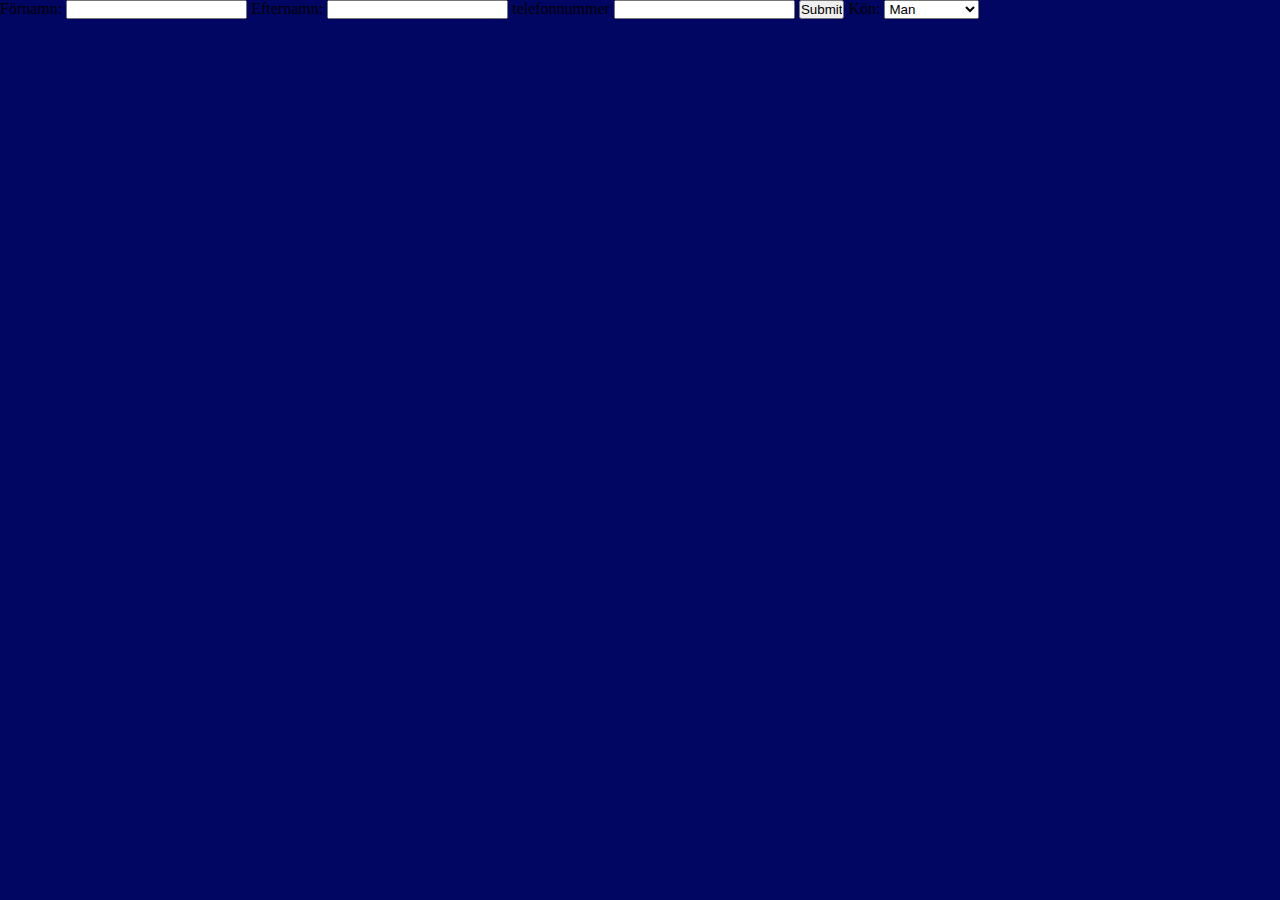
<file: forms.html>
<!DOCTYPE html>

<html>
<head>
    <title>Berzience</title>
    <link rel="icon" href="Berzience.png" type="image/png">
    <link rel="stylesheet" href="style.css"> 
</head>

<div id="forms">
    <label>Förnamn:</label>
    <input required>
    <label>Efternamn:</label>
    <input required>
    <label>telefonnummer</label>
    <input required type="tel">
    <input required type="submit">
    <label>Kön:</label>
    <select>
        <option value="Man">Man</option>
        <option value="Kvinna">Kvinna</option>
        <option value="Annat">Annat</option>
        <option value="Vill ej uppge">Vill ej uppge</option>
    </select>

    

</div>

</html>
</file>
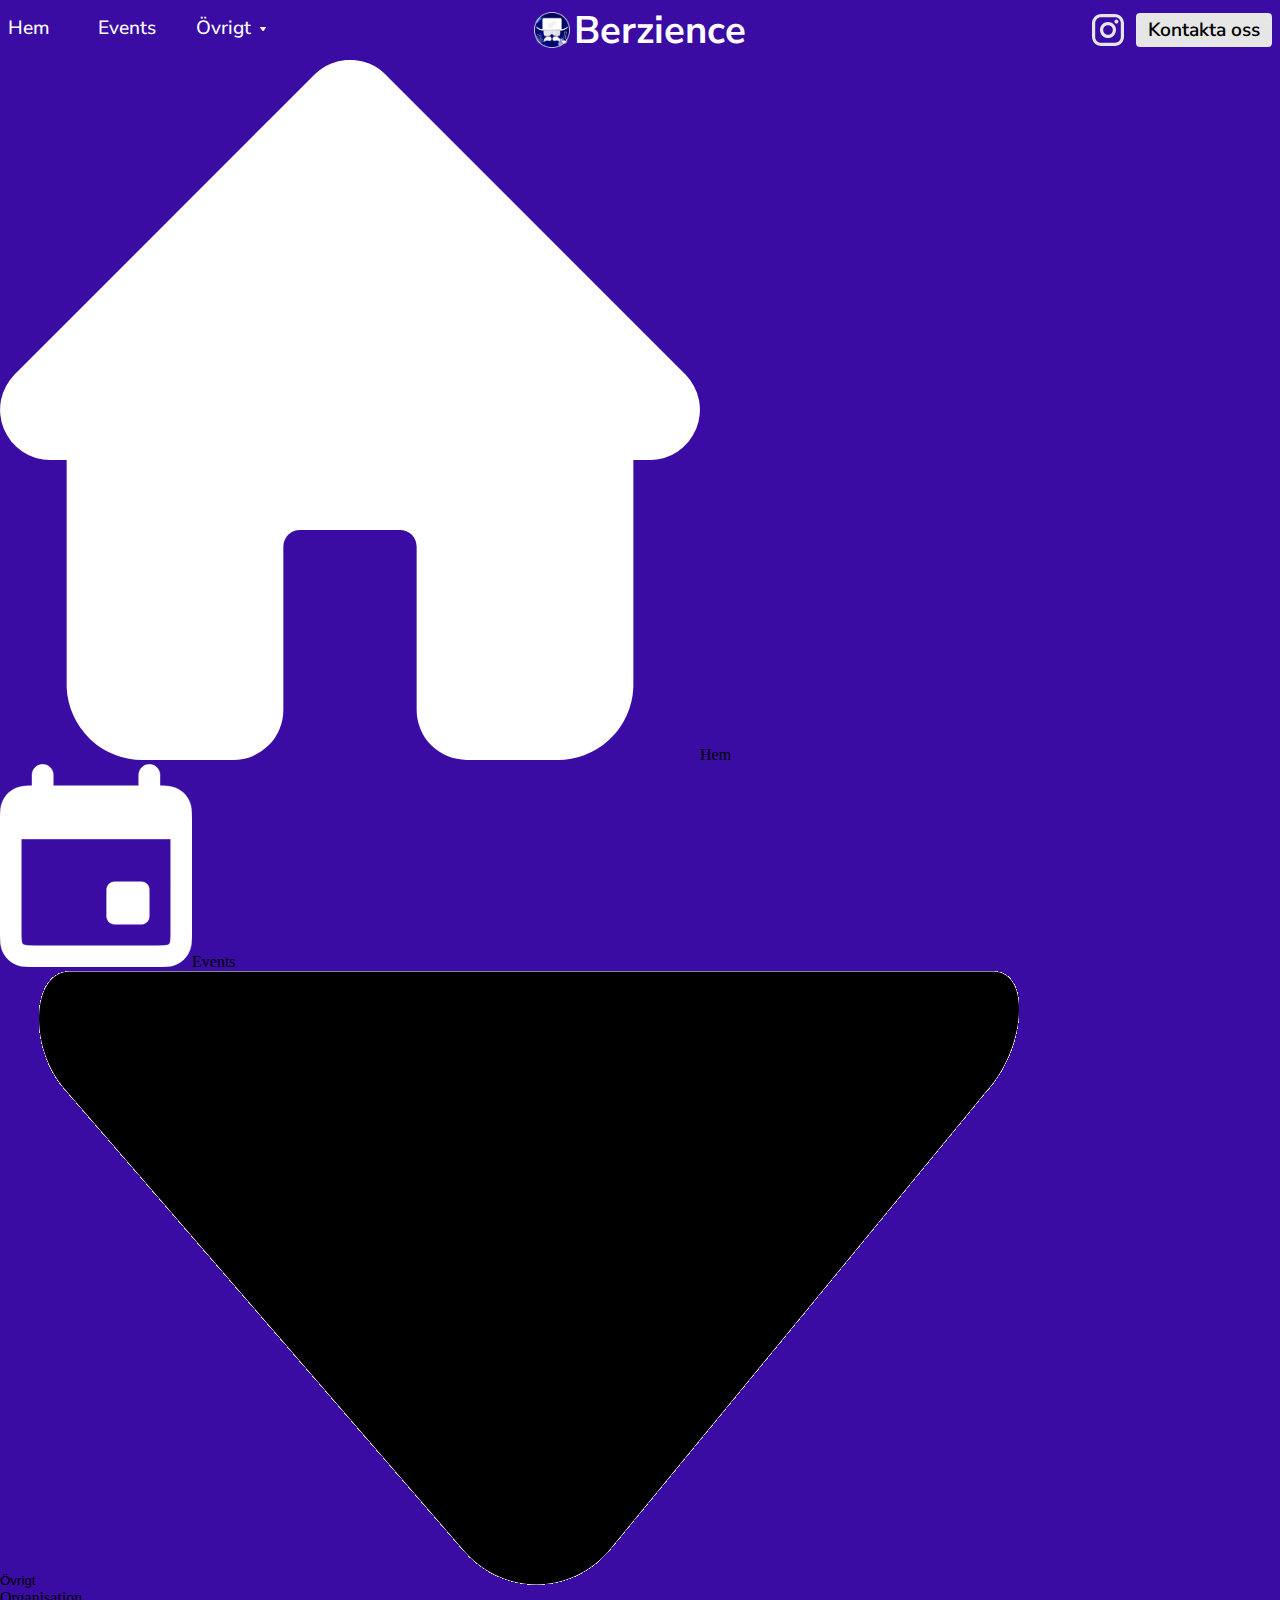
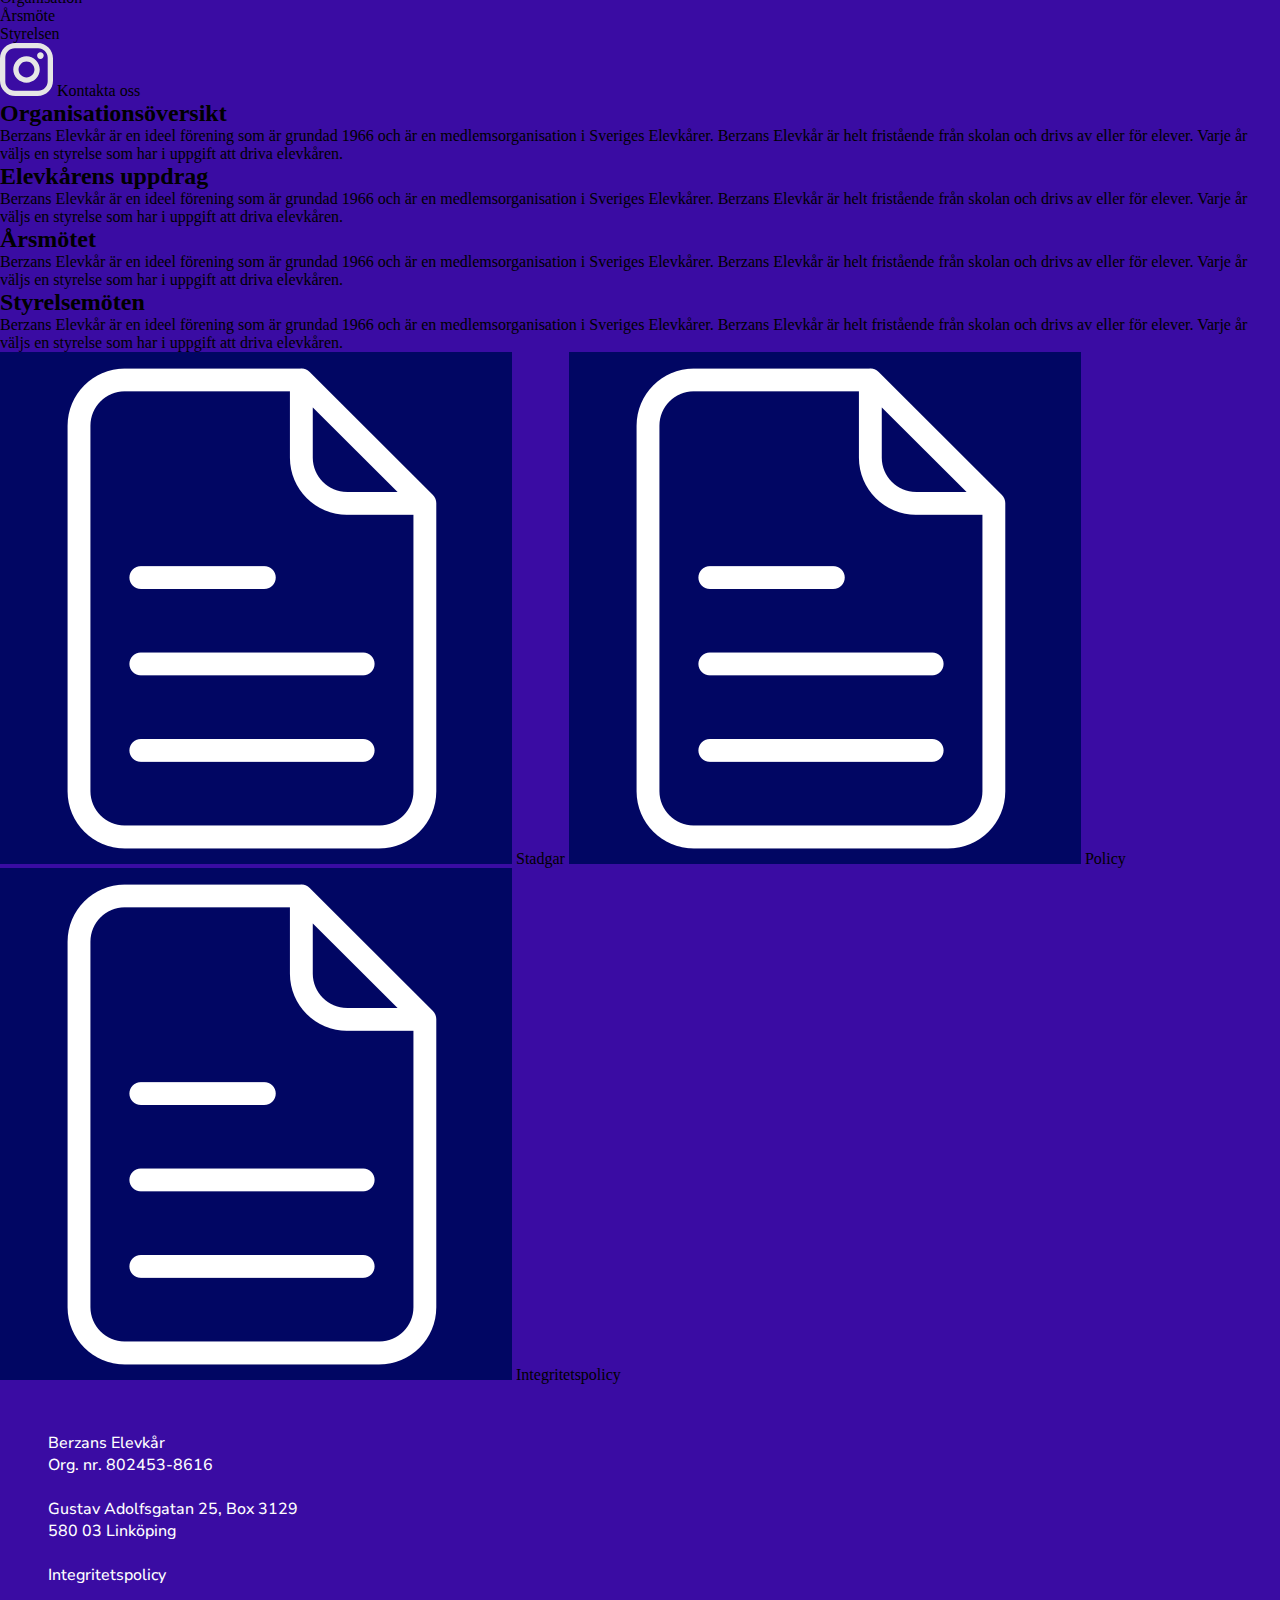
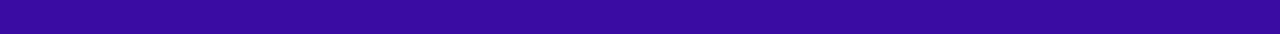
<file: organisation.html>
<!DOCTYPE html>
<html lang="en">
  <head>
    <meta charset="UTF-8" />
    <meta name="viewport" content="width=device-width, initial-scale=1.0" />
    <title>Årsmöte</title>
    <link rel="icon" type="image/png" href="pics/Berzience.png" />
    <link rel="stylesheet" href="styles/style.css" />
  </head>
  <body>
    <header id="header">
      <button id="hamburger" onclick="menubar()">
        <div id="nav-toggle"></div>
      </button>

      <nav>
        <ul>
          <li>
            <a href="index.html">Hem</a>
          </li>
          <li>
            <a href="events.html">Events</a>
          </li>
          <li id="dropdown">
            <span>Övrigt <img src="Icons/dropdown icon.png" /></span>
            <ul id="dropdown-menu">
              <li><a href="organisation.html">Organisation</a></li>
              <li><a href="årsmöte.html">Årsmöte</a></li>
              <li><a href="styrelsen.html">Styrelsen</a></li>
            </ul>
          </li>
        </ul>
      </nav>

      <div id="title">
        <img src="pics/Berzience.png" />
        Berzience
      </div>

      <div class="kontakt">
        <a
          href="https://www.instagram.com/berzienceclub/"
          target="_blank"
          id="instagram"
          ><img src="Icons/instagram.svg"
        /></a>
        <a
          id="kontaktaOss"
          href="https://docs.google.com/forms/d/e/1FAIpQLSfdHJQUIJ_1zNwo3tKn1qC0o9uPzKXtirmRmc5elRNLblE-ng/viewform"
          >Kontakta oss</a
        >
      </div>
    </header>

    <button onclick="menubar()" id="filter"></button>
    <nav id="menu">
      <ul id="navLinks">
        <li>
          <a href="index.html"><img src="Icons/home.svg" />Hem</a>
        </li>
        <li>
          <a href="events.html"><img src="Icons/calender.svg" />Events</a>
        </li>
        <li id="dropdown">
          <button onclick="dropdown()">
            Övrigt <img id="carret" src="Icons/dropdown icon.png" />
          </button>
          <ul id="dropdownMenu">
            <li><a href="organisation.html">Organisation</a></li>
            <li><a href="årsmöte.html">Årsmöte</a></li>
            <li><a href="styrelsen.html">Styrelsen</a></li>
          </ul>
        </li>

        <li id="kontakta1">
          <a
            href="https://www.instagram.com/berzienceclub/"
            target="_blank"
            id="instagram1"
            ><img src="Icons/instagram.svg"
          /></a>

          <a
            id="kontaktaOss1"
            href="https://docs.google.com/forms/d/e/1FAIpQLSfdHJQUIJ_1zNwo3tKn1qC0o9uPzKXtirmRmc5elRNLblE-ng/viewform"
            >Kontakta oss</a
          >
        </li>
      </ul>
    </nav>

    <div id="mainBackground">
      <main id="övrigtMain">
        <div>
          <h2>Organisationsöversikt</h2>
          Berzans Elevkår är en ideel förening som är grundad 1966 och är en
          medlemsorganisation i Sveriges Elevkårer. Berzans Elevkår är helt
          fristående från skolan och drivs av eller för elever. Varje år väljs
          en styrelse som har i uppgift att driva elevkåren.
        </div>

        <div>
          <h2>Elevkårens uppdrag</h2>
          Berzans Elevkår är en ideel förening som är grundad 1966 och är en
          medlemsorganisation i Sveriges Elevkårer. Berzans Elevkår är helt
          fristående från skolan och drivs av eller för elever. Varje år väljs
          en styrelse som har i uppgift att driva elevkåren.
        </div>

        <div>
          <h2>Årsmötet</h2>
          Berzans Elevkår är en ideel förening som är grundad 1966 och är en
          medlemsorganisation i Sveriges Elevkårer. Berzans Elevkår är helt
          fristående från skolan och drivs av eller för elever. Varje år väljs
          en styrelse som har i uppgift att driva elevkåren.
        </div>

        <div>
          <h2>Styrelsemöten</h2>
          Berzans Elevkår är en ideel förening som är grundad 1966 och är en
          medlemsorganisation i Sveriges Elevkårer. Berzans Elevkår är helt
          fristående från skolan och drivs av eller för elever. Varje år väljs
          en styrelse som har i uppgift att driva elevkåren.
        </div>

        <div class="files">
          <a href="https://www.berzanelevkar.com/media/files/arsmote/am25.pdf"
            ><img src="Icons/pdf.svg" alt="" />
            Stadgar
          </a>
          <a
            href="https://www.berzanelevkar.com/media/files/arsmote/kallelse2025.pdf"
            ><img src="Icons/pdf.svg" alt="" />
            Policy
          </a>
          <a
            href="https://www.berzanelevkar.com/media/files/arsmote/protokoll_25.pdf"
            ><img src="Icons/pdf.svg" alt="" />
            Integritetspolicy
          </a>
        </div>
      </main>
    </div>

    <footer id="footer">
      <div id="address">
        Berzans Elevkår<br />
        Org. nr. 802453-8616 <br /><br />

        Gustav Adolfsgatan 25, Box 3129 <br />
        580 03 Linköping <br /><br />

        <a>Integritetspolicy</a>
      </div>
    </footer>

    <script src="script.js"></script>
  </body>
</html>
</file>
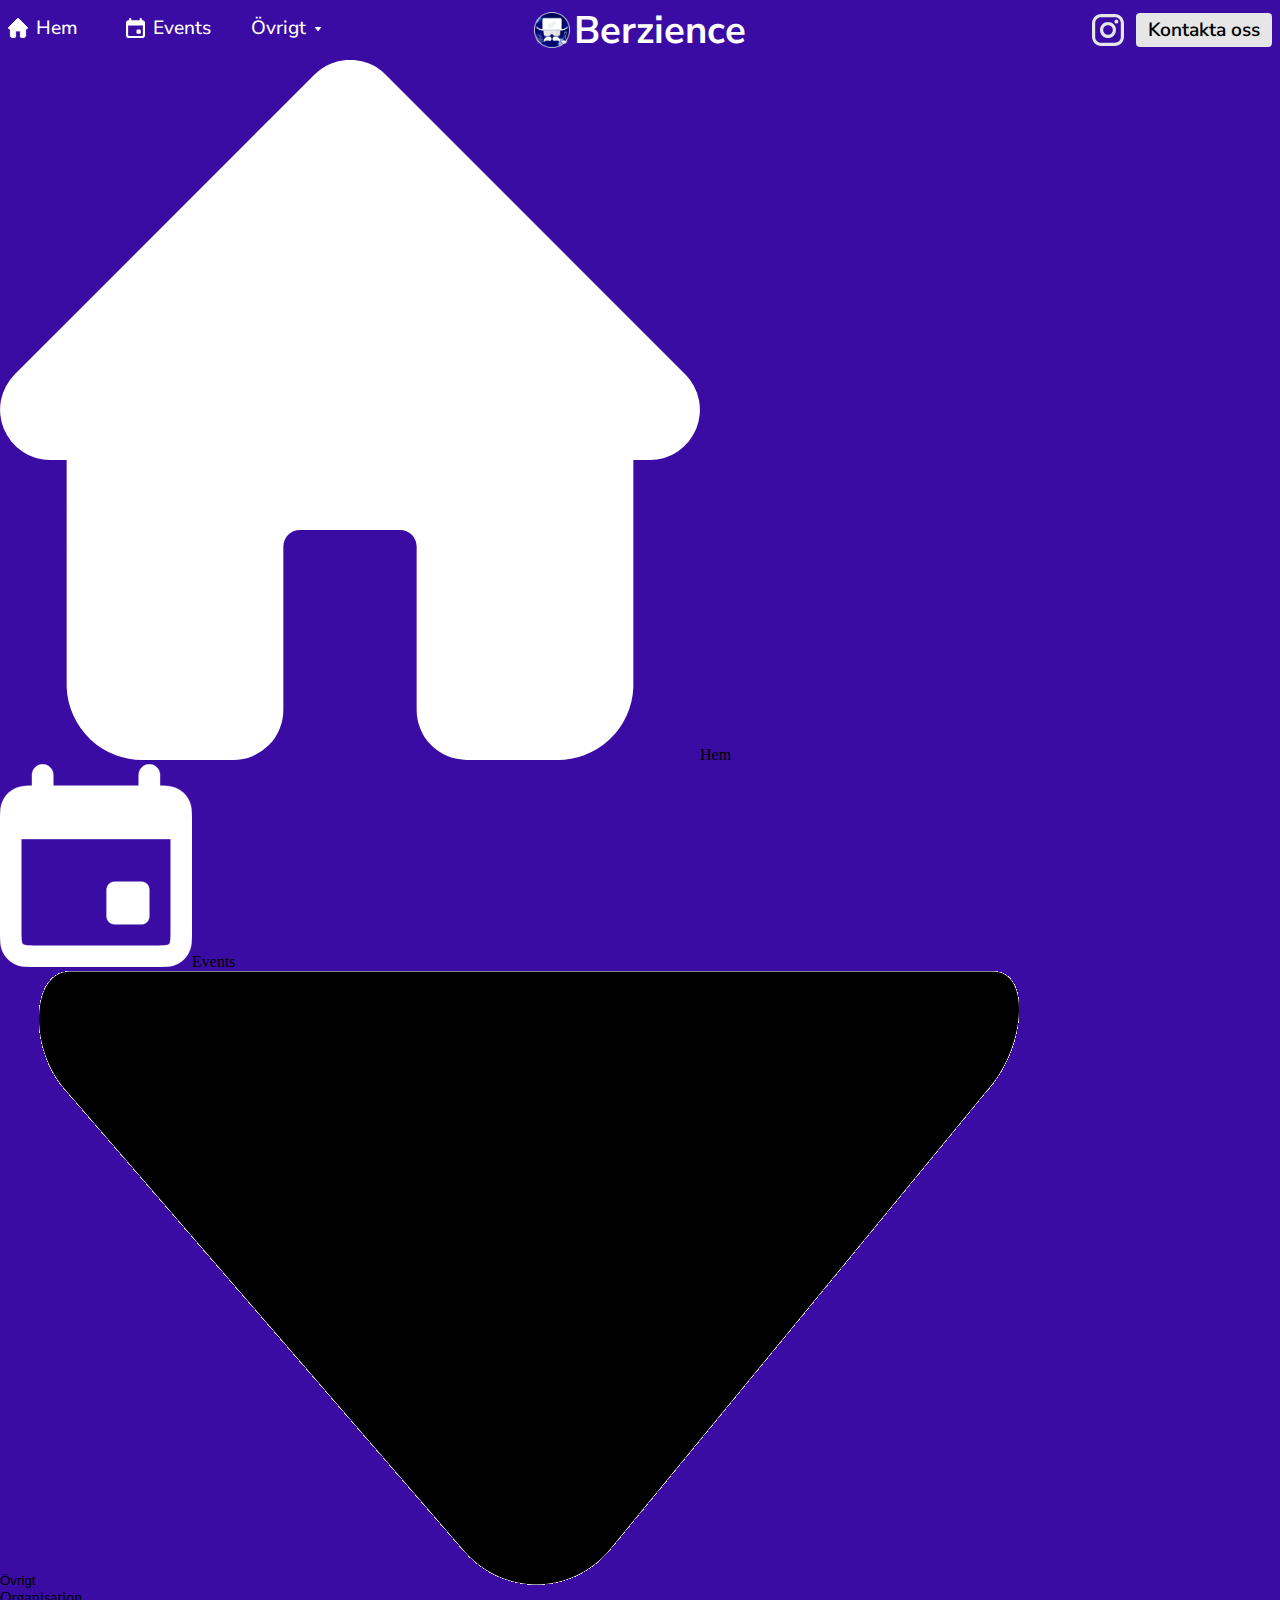
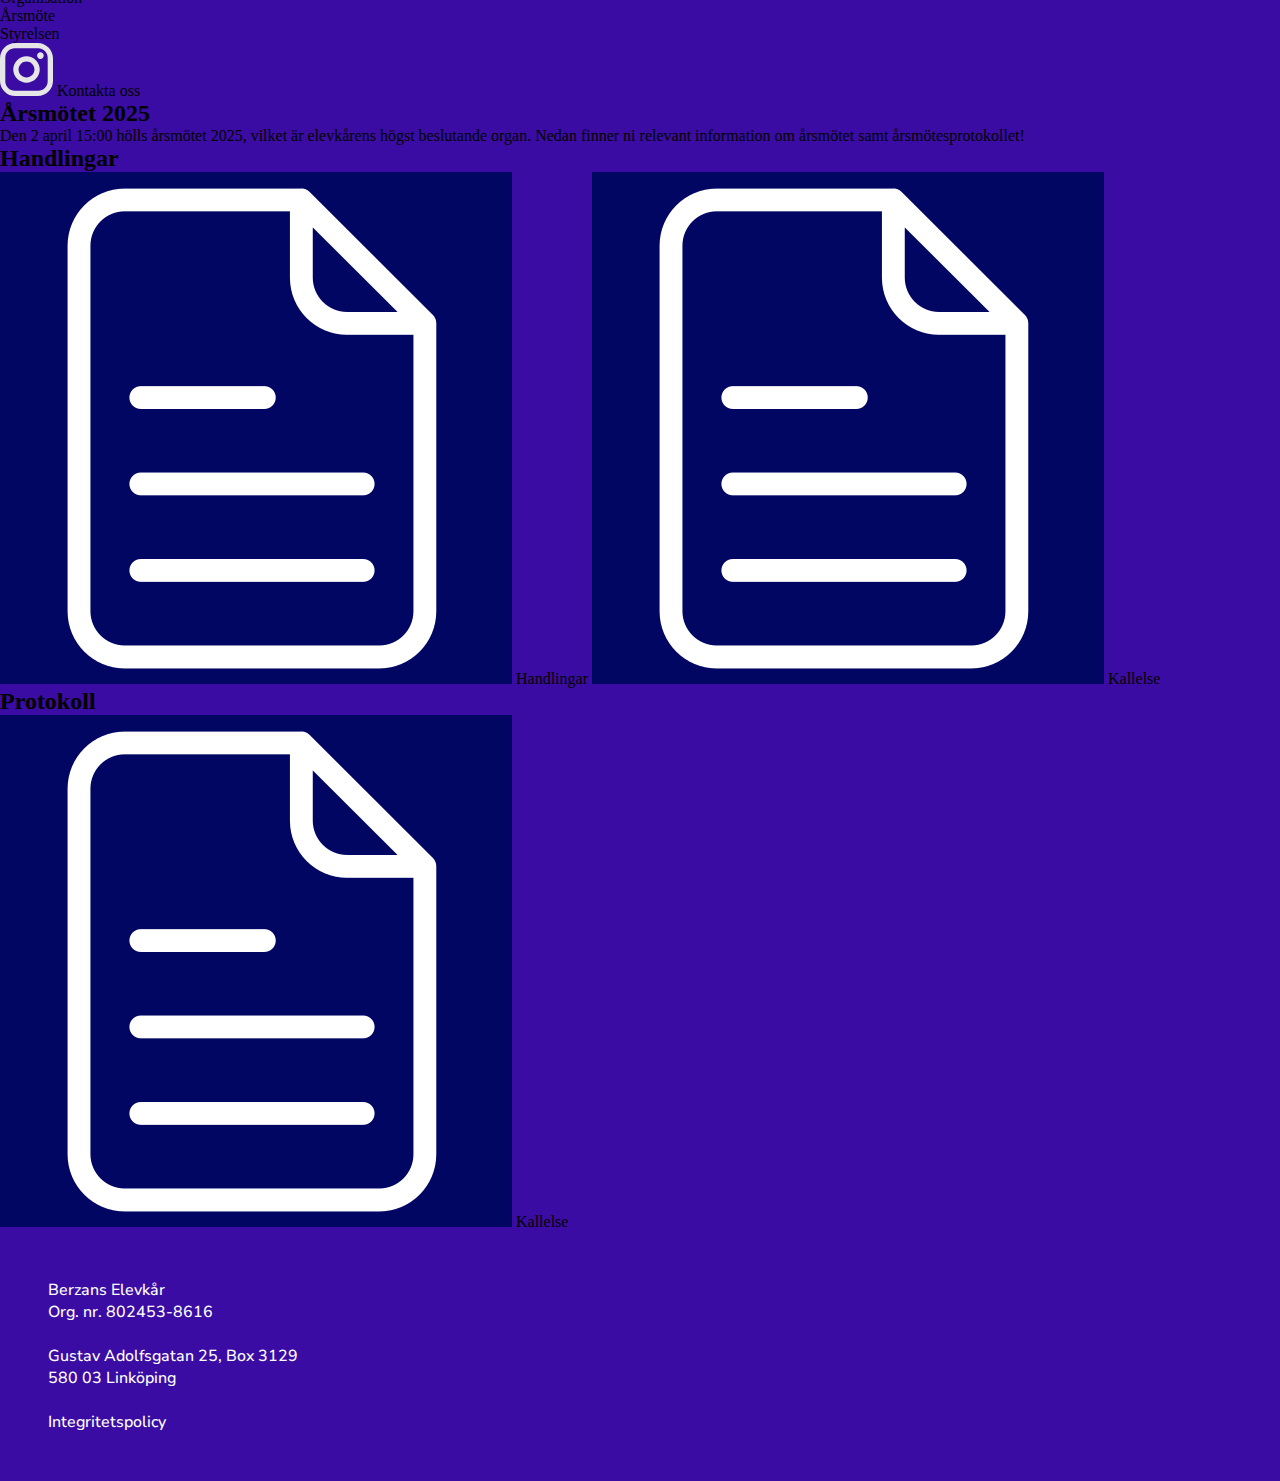
<file: årsmöte.html>
<!DOCTYPE html>
<html lang="en">
  <head>
    <meta charset="UTF-8" />
    <meta name="viewport" content="width=device-width, initial-scale=1.0" />
    <title>Årsmöte</title>
    <link rel="icon" type="image/png" href="pics/Berzience.png" />
    <link rel="stylesheet" href="styles/style.css" />
  </head>
  <body>
    <header id="header">
      <button id="hamburger" onclick="menubar()">
        <div id="nav-toggle"></div>
      </button>

      <nav>
        <ul>
          <li>
            <a href="index.html"><img src="Icons/home.svg" />Hem</a>
          </li>
          <li>
            <a href="events.html"><img src="Icons/calender.svg" />Events</a>
          </li>
          <li id="dropdown">
            <span>Övrigt <img src="Icons/dropdown icon.png" /></span>
            <ul id="dropdown-menu">
              <li><a href="organisation.html">Organisation</a></li>
              <li><a href="årsmöte.html">Årsmöte</a></li>
              <li><a href="styrelsen.html">Styrelsen</a></li>
            </ul>
          </li>
        </ul>
      </nav>

      <div id="title">
        <img src="pics/Berzience.png" />
        Berzience
      </div>

      <div class="kontakt">
        <a
          href="https://www.instagram.com/berzienceclub/"
          target="_blank"
          id="instagram"
          ><img src="Icons/instagram.svg"
        /></a>
        <a
          id="kontaktaOss"
          href="https://docs.google.com/forms/d/e/1FAIpQLSfdHJQUIJ_1zNwo3tKn1qC0o9uPzKXtirmRmc5elRNLblE-ng/viewform"
          >Kontakta oss</a
        >
      </div>
    </header>

    <button onclick="menubar()" id="filter"></button>
    <nav id="menu">
      <ul id="navLinks">
        <li>
          <a href="index.html"><img src="Icons/home.svg" />Hem</a>
        </li>
        <li>
          <a href="events.html"><img src="Icons/calender.svg" />Events</a>
        </li>
        <li id="dropdown">
          <button onclick="dropdown()">
            Övrigt <img id="carret" src="Icons/dropdown icon.png" />
          </button>
          <ul id="dropdownMenu">
            <li><a href="organisation.html">Organisation</a></li>
            <li><a href="årsmöte.html">Årsmöte</a></li>
            <li><a href="styrelsen.html">Styrelsen</a></li>
          </ul>
        </li>

        <li id="kontakta1">
          <a
            href="https://www.instagram.com/berzienceclub/"
            target="_blank"
            id="instagram1"
            ><img src="Icons/instagram.svg"
          /></a>

          <a
            id="kontaktaOss1"
            href="https://docs.google.com/forms/d/e/1FAIpQLSfdHJQUIJ_1zNwo3tKn1qC0o9uPzKXtirmRmc5elRNLblE-ng/viewform"
            >Kontakta oss</a
          >
        </li>
      </ul>
    </nav>

    <div id="mainBackground">
      <main id="övrigtMain">
        <div>
          <h2>Årsmötet 2025</h2>
          Den 2 april 15:00 hölls årsmötet 2025, vilket är elevkårens högst
          beslutande organ. Nedan finner ni relevant information om årsmötet
          samt årsmötesprotokollet!
        </div>

        <h2 class="fileTitle">Handlingar</h2>
        <div class="files">
          <a href="https://www.berzanelevkar.com/media/files/arsmote/am25.pdf"
            ><img src="Icons/pdf.svg" alt="" />
            Handlingar
          </a>
          <a
            href="https://www.berzanelevkar.com/media/files/arsmote/kallelse2025.pdf"
            ><img src="Icons/pdf.svg" alt="" />
            Kallelse
          </a>
        </div>

        <h2 class="fileTitle">Protokoll</h2>
        <div class="files">
          <a
            href="https://www.berzanelevkar.com/media/files/arsmote/protokoll_25.pdf"
            ><img src="Icons/pdf.svg" alt="" />
            Kallelse
          </a>
        </div>
      </main>
    </div>

    <footer id="footer">
      <div id="address">
        Berzans Elevkår<br />
        Org. nr. 802453-8616 <br /><br />

        Gustav Adolfsgatan 25, Box 3129 <br />
        580 03 Linköping <br /><br />

        <a>Integritetspolicy</a>
      </div>
    </footer>

    <script src="script.js"></script>
  </body>
</html>
</file>
<file: style.css>
@charset "UTF-8";
* {
    margin: 0;
    padding: 0;
    -webkit-tap-highlight-color: transparent;
}

:root {
    --primary-background-colour: #010663;
    --secondary-background-colour: hsl(0, 0%, 100%);
    --primary-font-colour: hsl(0, 0%, 100%);
    --secondary-font-colour: hsl(0, 0%, 0%);
}

@font-face {
    font-family: fontRegular;
    font-weight: 500;
    src: url(Nunito.ttf), local(Arial);
}
@font-face {
    font-family: fontMedium;
    font-weight: 620;
    src: url(Nunito.ttf), local(Arial);
}
@font-face {
    font-family: fontSemiBold;
    font-weight: 660;
    src: url(Nunito.ttf), local(Arial);
}
@font-face {
    font-family: fontBold;
    font-weight: 680;
    src: url(Nunito.ttf), local(Arial);
}
ul {
    list-style: none;
}

button {
    border: none;
    background: none;
}

button:hover {
    cursor: pointer;
}

a {
    -webkit-tap-highlight-color: transparent;
    text-decoration: none;
    user-select: none !important;
    color: inherit;
    transition: transform 0.2s;
}

body {
    background-color: var(--primary-background-colour);
}

#active {
    position: relative;
    justify-content: center;
}

#active::after {
    content: "";
    position: absolute;
    width: calc(100% + 8px);
    height: 2px;
    background-color: white;
    border-radius: 4px;
    bottom: -2px;
}

/*Header*/
header {
    height: 60px;
    width: 100dvw;
    max-width: 1280px;
    padding: 12px 24px;
    margin: 0 auto;
    box-sizing: border-box;
    user-select: none;
    display: grid;
    grid-template-columns: 1fr 1fr 1fr;
    align-content: center;
}
header a:hover,
header #dropdown:hover > span,
header #dropdown:focus-within > span {
    transform: scale(1.08);
}

#hamburger {
    display: none !important;
    height: 100%;
    width: 28px;
    align-content: center;
    position: relative;
    bottom: 3px;
    z-index: 10;
}
#hamburger #nav-toggle {
    height: 2.5px;
    width: 16px;
    border-radius: 4px;
    background-color: white;
    transition: width 0.3s;
}
#hamburger #nav-toggle::after,
#hamburger #nav-toggle::before {
    content: "";
    height: inherit;
    border-radius: inherit;
    background-color: inherit;
    position: absolute;
    left: 0px;
    transition:
        transform 0.35s,
        top 0.2s,
        bottom 0.2s,
        width 0.4s;
}
#hamburger #nav-toggle::after {
    width: 28px;
    top: 16px;
}
#hamburger #nav-toggle::before {
    width: 8px;
    bottom: 16px;
}

#title {
    display: flex;
    gap: 4px;
    align-items: center;
    justify-self: center;
    color: var(--primary-font-colour);
    font-family: fontBold;
    font-size: 2.4rem;
}
#title img {
    height: 36px;
}

header nav {
    color: var(--primary-font-colour);
    font-family: fontRegular;
    font-size: 1.2rem;
}
header nav a {
    display: flex;
    align-items: center;
    height: 100%;
    gap: 8px;
}
header nav a img {
    height: 18px;
    position: relative;
    bottom: 0.5px;
}
header nav > ul {
    height: 100%;
    display: flex;
    align-items: center;
    gap: 32px;
}
header nav > ul > li {
    height: fit-content;
    padding: 8px;
}
header nav #dropdown {
    position: relative;
    z-index: 1;
    display: flex;
    align-items: center;
    justify-content: center;
}
header nav #dropdown span {
    transition: transform 0.2s;
}
header nav #dropdown img {
    height: 4px;
    position: relative;
    bottom: 3px;
    left: 4px;
    filter: invert(1);
    transition: transform 0.1s;
}
header nav #dropdown-menu {
    display: none;
    position: absolute;
    z-index: 10;
    top: 100%;
    overflow: hidden;
    font-family: fontMedium;
    font-size: 1.12rem;
    color: var(--secondary-font-colour);
    background-color: hsl(0, 0%, 100%);
    border-radius: 8px;
    box-shadow: 2px 2px 12px -4px black;
}
header nav #dropdown-menu a {
    padding: 16px 16px;
    justify-content: left;
}
header nav #dropdown-menu li:active {
    background-color: hsl(0, 0%, 80%);
}
header nav #dropdown:hover #dropdown-menu,
header nav #dropdown:focus-within #dropdown-menu {
    display: block;
}
header nav #dropdown:hover img,
header nav #dropdown:focus-within img {
    transform: rotateZ(-180deg);
}
header nav #dropdown #active img {
    height: 5px !important;
}

.kontakt {
    display: flex;
    gap: 12px;
    align-items: center;
    justify-self: end;
    margin-right: 8px;
}
.kontakt #instagram {
    background-color: hsl(0, 0%, 100%);
    display: flex;
    height: 24px;
    overflow: hidden;
    padding: 5.2px;
    border-radius: 8px;
}
.kontakt #instagram img {
    filter: brightness(0) saturate(100%);
}
.kontakt #kontaktaOss {
    font-family: fontSemiBold;
    font-size: 1.2rem;
    color: hsl(0, 0%, 0%);
    background: hsl(0, 0%, 100%);
    padding: 4px 8px;
    border-radius: 4px;
}

/*footer*/
footer {
    width: 100dvw;
    padding: 48px;
    box-sizing: border-box;
    font-family: fontRegular;
    color: var(--primary-font-colour);
}
footer div {
    max-width: 1280px;
    margin: 0 auto;
}

/*mobil nav bar*/
#menu {
    height: calc(100dvh - 60px);
    width: 100dvw;
    position: fixed;
    z-index: 2;
    left: -100dvw;
    top: 60px;
    box-sizing: border-box;
    background-color: var(--primary-background-colour);
    overflow: hidden;
    font-size: 1.28rem;
    font-family: fontMedium;
    border-top: 0.1px solid white;
    color: var(--primary-font-colour);
    transition: left 0.5s;
}
#menu ul {
    margin-top: 16px;
    display: grid;
    gap: 8px;
}
#menu ul li {
    display: flex;
    align-items: center;
    height: 48px !important;
    width: 100%;
    box-sizing: border-box;
    text-wrap: nowrap;
}
#menu ul a {
    padding: 4px 20px;
    height: 48px;
    width: 100%;
    display: flex;
    align-items: center;
}
#menu #instagram {
    position: absolute;
    bottom: 20px;
    color: black;
    font-family: fontSemiBold;
}
#menu #instagram a {
    display: grid;
    justify-content: center !important;
    grid-template-columns: min-content min-content;
    gap: 16px;
    background-color: white;
    width: calc(100% - 64px);
    margin: 0 auto;
    padding: 0px 12px;
    border-radius: 4px;
}
#menu #instagram #instagram1 img {
    filter: brightness(0) saturate(100%);
    height: 28px;
}

/*hem.css*/
#landingPage {
    color: var(--primary-font-colour);
    max-width: 1376px;
    width: 100dvw;
    padding: 96px 48px;
    margin: 0 auto;
    box-sizing: border-box;
    background-color: var(--primary-background-colour);
    display: grid;
    gap: 64px;
    justify-items: center;
}
#landingPage #valkommen {
    display: flex;
    flex-direction: column;
    gap: 12px;
    font-family: fontRegular;
    text-align: center;
    font-size: 1.1rem;
    height: fit-content;
}
#landingPage #valkommen span {
    font-family: fontMedium;
    font-size: 4rem;
}
#landingPage nav {
    display: flex;
    flex-wrap: wrap;
    justify-content: center !important;
    gap: 20px;
}
#landingPage nav #signup,
#landingPage nav #discord {
    max-height: 56px;
    box-sizing: border-box;
    font-family: fontMedium;
    border-radius: 4px;
    color: var(--primary-font-colour);
    display: flex;
    align-items: center;
}
#landingPage nav #signup img,
#landingPage nav #discord img {
    height: 24px;
}
#landingPage nav #signup {
    font-size: 1.25rem;
    padding: 16px 32px;
    background-color: #0a85ed;
    gap: 8px;
}
#landingPage nav #signup img {
    filter: invert(1);
    position: relative;
    top: 1.2px;
}
#landingPage nav #discord {
    gap: 8px;
    font-size: 1.2rem;
    padding: 16px 24px;
    background-color: #5865f2;
}
#landingPage nav a:hover,
#landingPage nav #dropdown:hover > span,
#landingPage nav #dropdown:focus-within > span {
    transform: scale(1.08);
}

#eventBackground,
#meddelandeBackground {
    padding: 0px 48px;
    box-sizing: border-box;
    max-width: 100dvw;
    background-color: var(--secondary-background-colour);
}

#meddelande,
#events {
    width: 100%;
    max-width: 1280px;
    margin: auto;
    box-sizing: border-box;
    background-color: var(--secondary-background-colour);
    font-family: fontMedium;
    color: var(--secondary-font-colour);
}

#meddelande {
    display: flex;
    flex-direction: column;
    padding: 52px 0px 26px 0px;
}
#meddelande > span {
    padding: 0px 12px;
    font-size: 1.6rem;
    font-family: fontSemiBold;
}
#meddelande a {
    color: #486cf9;
    text-decoration: underline;
}
#meddelande #info {
    margin-top: 8px;
    font-family: fontMedium;
    font-size: 1.1rem;
}

#events {
    padding: 26px 0px 52px 0px;
    display: grid;
    column-gap: 32px;
    grid-template-areas: "title title" "list poster";
}
#events > span {
    grid-area: title;
    padding: 0px 12px;
    font-size: 1.6rem;
    font-family: fontSemiBold;
}
#events ul {
    grid-area: list;
    display: grid;
    gap: 16px;
    margin-top: 8px;
}
#events ul span {
    padding: 4px 12px;
    font-size: 1.12rem;
    font-family: fontSemiBold;
}
#events ul li {
    position: relative;
    padding: 16px;
    border-radius: 8px;
    overflow: hidden;
    transition: background-color 0.3s;
}
#events ul li button img {
    display: none;
    height: 8px;
    position: absolute;
    right: 16px;
    top: 25%;
    transition: transform 0.2s;
}
#events ul li:hover,
#events ul .activeEvent {
    background-color: #d1e7fa;
    cursor: pointer;
}
#events ul .activeEvent img {
    transform: rotateZ(-180deg);
}
#events button {
    position: relative;
    display: grid;
    width: 100%;
    font-size: 1.25rem;
    font-family: fontBold;
    text-align: left;
    transition: background-color 0.3s;
}
#events button .eventDate {
    font-size: 1.1rem;
    font-family: fontSemiBold;
}
#events .eventInfo {
    display: grid;
    margin-top: 8px;
    font-family: fontRegular;
    font-size: 1.1rem;
}
#events .eventInfo .obs,
#events .eventInfo .anmäl {
    margin-top: 16px;
    font-family: fontSemiBold;
}
#events .eventInfo .obs a,
#events .eventInfo .anmäl a {
    color: #486cf9;
    text-decoration: underline;
}
#events .eventInfo .obs {
    font-size: 0.8rem;
}
#events #eventPoster {
    align-self: center;
    height: 600px;
    grid-area: poster;
    border-radius: 8px;
}
#events #eventListPoster {
    border-radius: 4px;
    display: none;
}

/*events.css*/
#mainBackground {
    width: 100dvw;
    background-color: var(--secondary-background-colour);
}

#eventMain {
    max-width: 1280px;
    width: 100dvw;
    padding: 36px 0px;
    margin: 0 auto;
    box-sizing: border-box;
    background-color: var(--secondary-background-colour);
    font-family: fontRegular;
    color: var(--secondary-font-colour);
    display: flex;
    gap: 32px;
    flex-direction: column;
}

.mediaContainer {
    margin: 0 auto;
    max-width: 100%;
    width: 440px;
}
.mediaContainer h2 {
    font-size: 1.25rem;
    margin-bottom: 8px;
}

/*övrigt.css*/
#mainBackground {
    background-color: white;
    width: 100dvw;
    box-sizing: border-box;
}

#övrigtMain {
    min-height: 76dvh;
    width: 1280px;
    max-width: 100dvw;
    margin: 0 auto;
    box-sizing: border-box;
    background-color: var(--secondary-background-colour);
    color: var(--secondary-font-colour);
    font-family: fontMedium;
    padding: 32px 24px;
    display: flex;
    flex-direction: column;
    align-items: center;
    flex-wrap: wrap;
    gap: 32px;
    position: relative;
}
#övrigtMain div {
    width: 100%;
}
#övrigtMain div a {
    color: #486cf9;
    text-decoration: underline;
}
#övrigtMain h2 {
    width: 100%;
    font-size: 1.25rem;
    font-family: fontSemiBold;
    font-weight: lighter;
}
#övrigtMain .fileTitle {
    margin-bottom: -28px;
}

.files {
    font-family: fontSemiBold;
    display: grid;
    grid-template-columns: 1fr 1fr;
    gap: 8px;
    width: 100%;
}
.files a {
    display: flex;
    align-items: center;
    color: black !important;
    text-decoration: none !important;
    border: 1px solid hsl(0, 0%, 60%);
    border-radius: 4px;
    overflow: hidden;
    flex: 1;
}
.files a:hover {
    transform: scale(1.02) !important;
}
.files img {
    height: 36px;
    box-sizing: border-box;
    border-right: 1px solid hsl(0, 0%, 60%);
    margin-right: 12px;
    padding: 4px;
    background-color: #010663;
}

.styrelsenMain {
    flex-direction: row !important;
    justify-content: center;
}
.styrelsenMain img {
    max-width: 36dvw;
    min-width: 300px;
}

/*Media*/
@media (max-width: 1080px) {
    #hamburger {
        display: block !important;
    }
    header nav,
    .kontakt {
        display: none;
    }
}
@media (max-width: 1100px) {
    #events {
        grid-template-areas: "title" "list";
    }
    #events li {
        background-color: #d1e7fa;
    }
    #eventPoster {
        display: none;
    }
}
@media (max-width: 1200px) {
    #potential_man {
        position: absolute !important;
        bottom: 0px;
    }
}
@media (max-width: 1000px) {
    #eventBackground,
    #meddelandeBackground {
        padding: 0px 24px;
    }
    #landingPage {
        padding: 28px 24px 64px 24px;
        gap: 32px;
    }
    #landingPage #valkommen {
        width: 100%;
        font-size: 1rem;
    }
    #landingPage #valkommen span {
        font-size: 2.6rem;
    }
    #events {
        padding: 8px 24px 40px 16px;
    }
    #meddelande {
        padding: 32px 24px 32px 16px;
    }
    #eventMain {
        padding: 32px;
    }
}
@media (max-width: 640px) {
    header #title {
        font-size: 1.9rem;
    }
    header #title img {
        height: 32px;
    }
    #landingPage {
        padding: 8px 24px 48px 24px !important;
        gap: 32px;
    }
    #hamburger #nav-toggle::after {
        width: 28px;
        top: 10px !important;
    }
    #hamburger #nav-toggle::before {
        width: 8px;
        bottom: 10px !important;
    }
    .files {
        grid-template-columns: 1fr;
    }
    #landingPage {
        padding: 20px 24px 48px 24px;
    }
}
@media (max-width: 560px) {
    #eventBackground,
    #meddelandeBackground {
        padding: 0px;
    }
    #events ul {
        gap: 8px;
    }
    #events li {
        padding: 0 !important;
        background-color: transparent !important;
    }
    #events button {
        position: relative;
        z-index: 1;
        padding: 8px 16px;
        border-radius: 8px;
        border: 6px solid #d1e7fa;
        background-color: #d1e7fa;
    }
    #events button img {
        display: block !important;
    }
    #events .eventInfo {
        border: 6px solid #d1e7fa;
        border-radius: 8px;
        margin-top: -16px;
        height: 0px;
        overflow: hidden;
        padding: 0px 16px 4px 16px;
        transition:
            height 0.5s,
            padding 0.5s,
            background-color 0.2s;
    }
    #events .eventInfo span {
        opacity: 0;
        transition: opacity 0.5s;
    }
    #events .activeEvent button img {
        transform: none !important;
    }
    #events .activeEventBttn button img {
        transform: rotateZ(-180deg);
    }
    #events .activeEventBttn .eventInfo {
        padding: 20px 16px;
        gap: 0px;
    }
    #events .activeEventBttn .eventInfo span {
        opacity: 1;
    }
    #events #eventListPoster {
        margin-top: 12px;
        display: block !important;
        width: 100%;
    }
}
@media (max-width: 390px) {
    #events,
    #meddelande {
        padding: 32px 12px;
    }
    #eventMain {
        padding: 32px 8px;
    }
}

/*# sourceMappingURL=style.css.map */
</file>
<file: styles/style.css>
* {
  margin: 0;
  padding: 0;
}

:root {
  --primary-background-colour: #3a0ca3;
  --secondary-background-colour: hsl(0, 0%, 100%);
  --primary-font-colour: hsl(0, 0%, 100%);
  --secondary-font-colour: hsl(0, 0%, 0%);
}

@font-face {
  font-family: fontRegular;
  font-weight: 500;
  src: url(/fonts/Nunito.ttf), local(Arial);
}

@font-face {
  font-family: fontMedium;
  font-weight: 620;
  src: url(/fonts/Nunito.ttf), local(Arial);
}

@font-face {
  font-family: fontSemiBold;
  font-weight: 660;
  src: url(/fonts/Nunito.ttf), local(Arial);
}

@font-face {
  font-family: fontBold;
  font-weight: 680;
  src: url(/fonts/Nunito.ttf), local(Arial);
}

ul {
  list-style: none;
}

button {
  -webkit-tap-highlight-color: transparent;
  border: none;
  background: none;
}

button:hover {
  cursor: pointer;
}

a {
  -webkit-tap-highlight-color: transparent;
  text-decoration: none;
  user-select: none !important;
  color: inherit;
  transition: transform 0.2s;
}

a:hover,
#dropdown:hover > span,
#dropdown:focus-within > span {
  transform: scale(1.1);
}

body {
  background-color: var(--primary-background-colour);
}

/*Header*/
header {
  height: 60px;
  max-width: 1280px;
  width: 100dvw;
  padding: 12px 0px;
  margin: 0 auto;
  box-sizing: border-box;
  background: var(--primary-background-colour);
  user-select: none;
  display: grid;
  grid-template-columns: 1fr 1fr 1fr;
  align-content: center;
}

#hamburger {
  margin-left: 12px;
  display: none !important;
  height: 100%;
  width: 28px;
  align-content: center;
  position: relative;
  z-index: 10;

  #nav-toggle {
    height: 2.5px;
    width: 16px;
    border-radius: 4px;
    background-color: white;
    transition: width 0.3s;

    &::after,
    &::before {
      content: "";
      height: inherit;
      border-radius: inherit;
      background-color: inherit;
      position: absolute;
      left: 0px;
      transition: transform 0.35s, top 0.2s, bottom 0.2s, width 0.4s;
    }

    &::after {
      width: 28px;
      top: 16px;
    }

    &::before {
      width: 8px;
      bottom: 16px;
    }
  }
}

.menu-active {
  #nav-toggle {
    width: 0 !important;

    &::after,
    &::before {
      width: 24px !important;
    }

    &::after {
      top: 48% !important;
      transform: rotate(45deg);
      transform-origin: center;
    }

    &::before {
      bottom: 48% !important;
      transform: rotate(-45deg);
      transform-origin: center;
    }
  }
}

#title {
  justify-self: center;
  color: var(--primary-font-colour);
  display: flex;
  gap: 4px;
  align-items: center;
  font-family: fontBold;
  font-size: 2.4rem;

  img {
    height: 36px;
  }
}

header nav {
  color: var(--primary-font-colour);
  font-family: fontRegular;
  font-size: 1.2rem;

  a {
    display: flex;
    align-items: center;
    height: 48px;
    gap: 8px;
    padding: 0px 8px;
  }

  a:hover {
    transform: scale(1.05) !important;
  }

  img {
    height: 20px;
  }

  > ul {
    height: 100%;
    display: flex;
    gap: 32px;

    li {
      width: max-content;
      height: 48px;
    }

    > #active {
      font-family: fontSemiBold;
      font-size: 1.2em;
    }
  }

  #dropdown {
    position: relative;
    display: flex;
    align-items: center;
    justify-content: center;

    span {
      transition: transform 0.2s;
    }

    img {
      height: 4px;
      position: relative;
      bottom: 3px;
      margin-left: 4px;
      filter: invert(1);
      transition: transform 0.1s;
    }
  }

  #dropdown-menu {
    overflow: hidden;
    font-family: fontMedium;
    display: none;
    border-radius: 8px;
    box-shadow: 2px 2px 12px -4px black;
    position: absolute;
    top: 100%;
    background-color: hsl(0, 0%, 100%);
    color: var(--secondary-font-colour);

    li {
      padding: 4px 8px;

      a {
        justify-content: left;
      }
    }

    li:active {
      background-color: hsl(0, 0%, 80%);
    }
  }

  #dropdown:hover #dropdown-menu,
  #dropdown:focus-within #dropdown-menu {
    display: block;
  }

  #dropdown:hover img,
  #dropdown:focus-within img {
    transform: rotateZ(-180deg);
  }

  #dropdown #active {
    img {
      height: 5px !important;
    }
  }
}

.kontakt {
  justify-self: end;
  margin-right: 8px;
  width: max-content;
  height: 100%;
  display: flex;
  gap: 12px;
  align-items: center;

  img {
    display: flex;
    height: 32px;
  }
}

#kontaktaOss {
  font-size: 1.2rem;
  font-family: fontMedium;
  background: hsl(0, 0%, 90%);
  color: var(--secondary-font-colour);
  padding: 4px 12px;
  border-radius: 4px;
}

#kontaktaOss:hover {
  transform: scale(1.08) !important;
}

/*footer*/
footer {
  width: 100dvw;
  padding: 48px;
  box-sizing: border-box;
  background-color: var(--primary-background-colour);
  font-family: fontRegular;
  color: var(--primary-font-colour);

  div {
    max-width: 1280px;
    margin: 0 auto;
  }
}

/*Phone nav bar*/
#phone_menu,
#filter {
  height: calc(100dvh - 60px);
  position: fixed;
  z-index: 2;
}

#phone_menu {
  width: 0dvw;
  box-sizing: border-box;
  border-top: 2px solid #480ca8;
  padding-top: 12px;
  background-color: var(--primary-background-colour);
  overflow: hidden;
  font-size: 1.2rem;
  font-family: fontMedium;
  color: var(--primary-font-colour);
  transition: width 0.5s;

  img {
    height: 24px;
  }

  ul {
    opacity: 0;
    display: grid;
    gap: 12px;
    transition: margin 0.5s, opacity 0.5s;

    li {
      display: flex;
      text-wrap: nowrap;
      height: 48px !important;
    }

    a {
      display: flex;
      gap: 8px;
      align-items: center;
    }
  }

  #dropdown {
    position: relative;

    button {
      color: inherit;
      text-align: left;
      font-size: inherit;
      font-family: inherit;
    }

    img {
      height: 4px;
      position: relative;
      bottom: 3px;
      margin-left: 4px;
      transition: rotate 0.2s;
      filter: invert(1);
    }

    #dropdownMenu {
      position: absolute;
      top: calc(100% + 4px);
      left: 16px;
      opacity: 0;
      overflow: hidden;
      transition: height 0.5s, opacity 0.5s;
      li {
        height: fit-content !important;
        padding: 12px 0px;
      }
    }
  }

  #kontakta1 {
    display: grid;
    grid-template-columns: min-content 1fr;
    column-gap: 16px;
    align-content: center;
    position: absolute;
    bottom: 16px;
    width: 100%;

    #kontaktaOss1 {
      background-color: hsl(0, 0%, 100%);
      color: black;
      border-radius: 8px;
      width: calc(100% - 48px);
      justify-content: center;
      overflow: hidden;
    }

    #instagram1 {
      height: fit-content;
      background-color: white;
      border-radius: 8px;
      padding: 8px;

      img {
        margin: 0 auto;
        filter: invert(1);
        height: 32px;
      }
    }
  }
}

#filter {
  width: 100%;
  pointer-events: none;
  background-color: hsla(0, 0%, 0%, 0.5);
  opacity: 0;
  transition: opacity 1000ms;
}

@media (max-width: 1200px) {
  header nav {
    left: 32px;
  }

  #kontaktaOss {
    right: 32px;
  }
}

@media (max-width: 1080px) {
  #hamburger {
    display: block !important;
  }

  header nav,
  .kontakt {
    display: none;
  }
}
</file>
